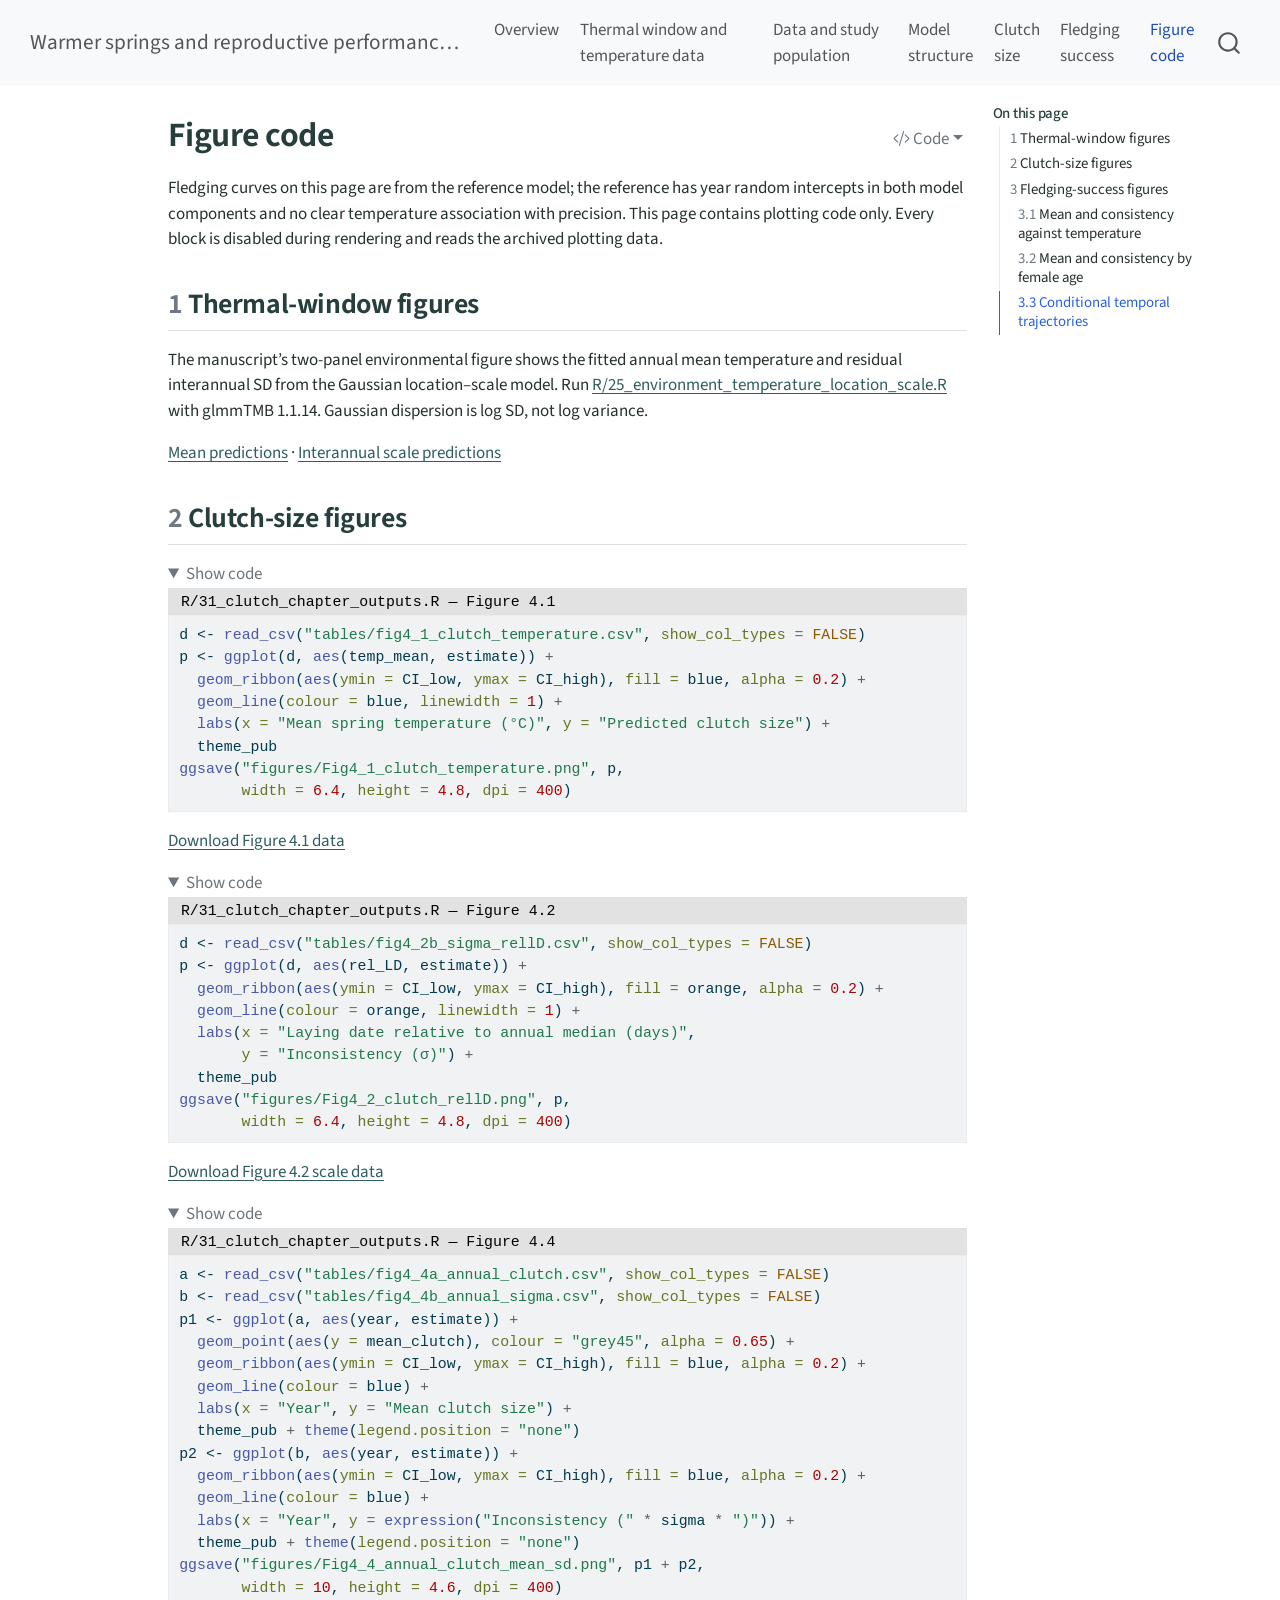
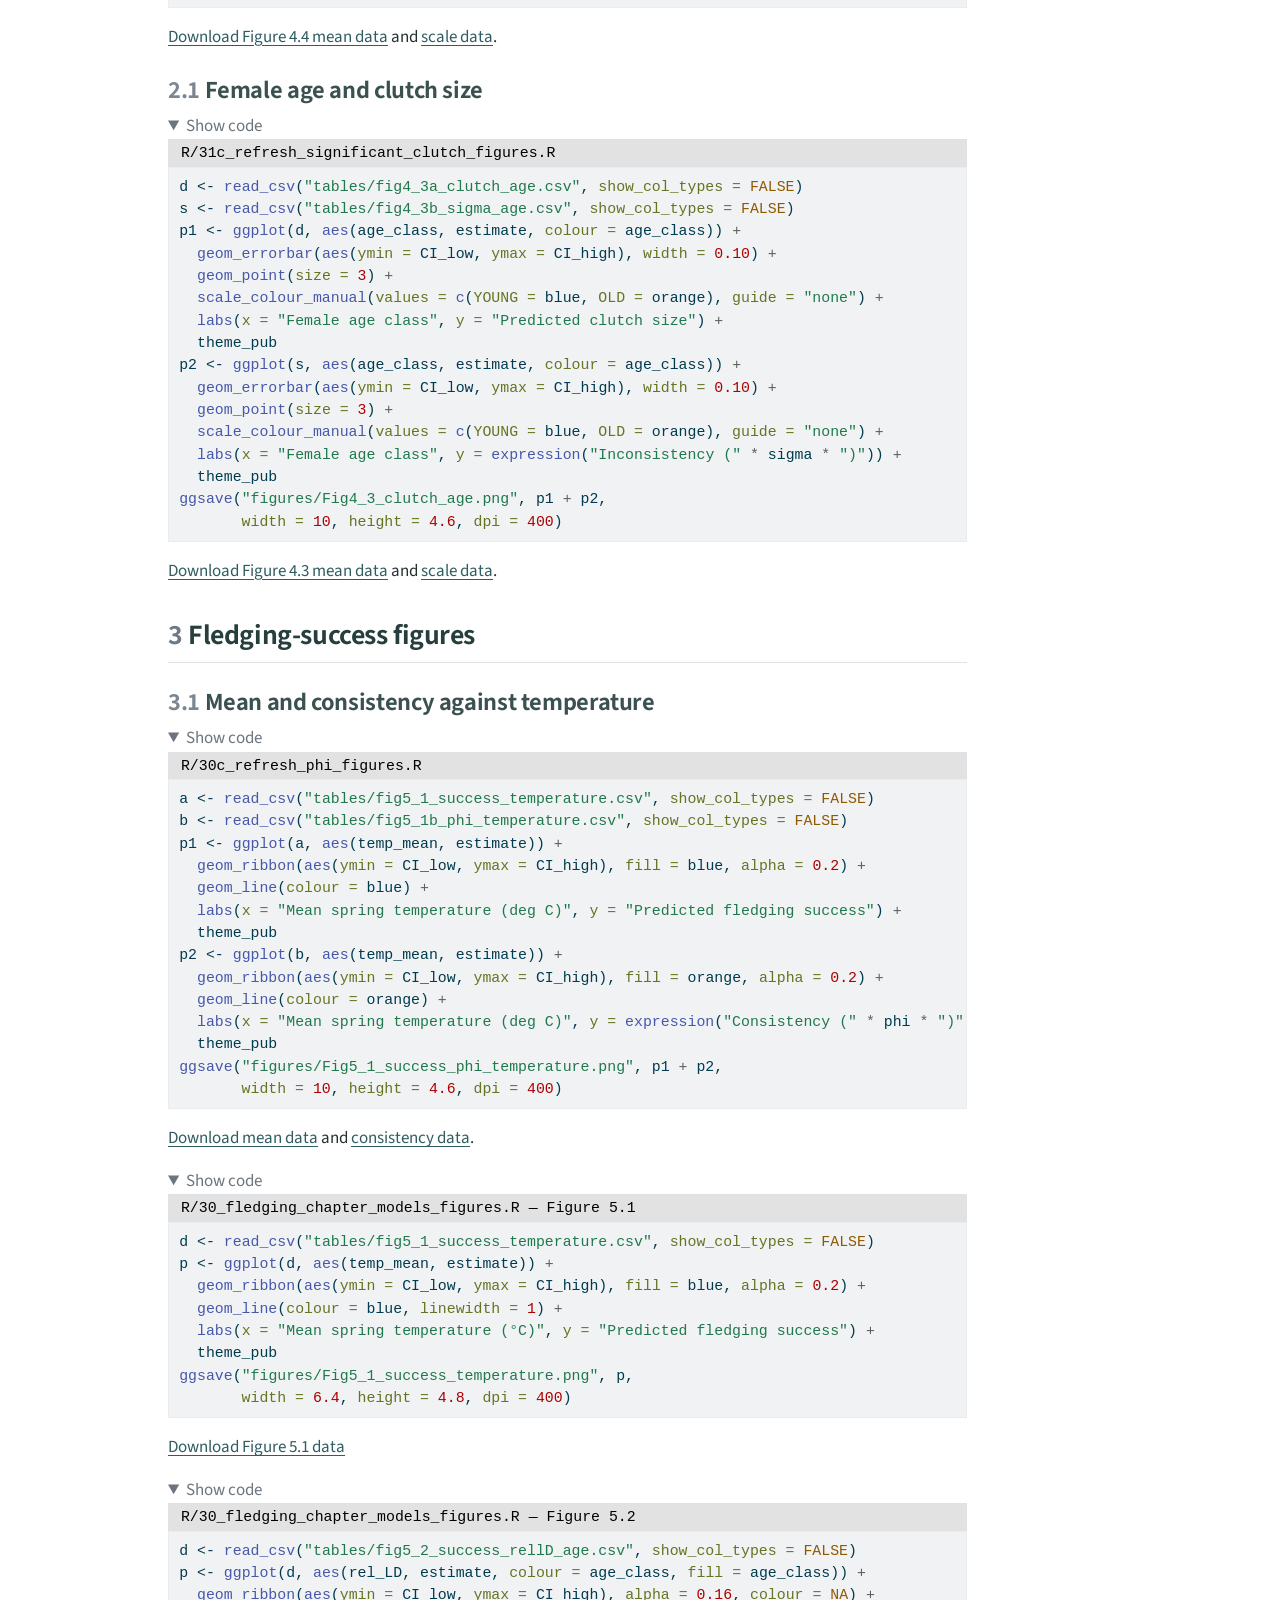
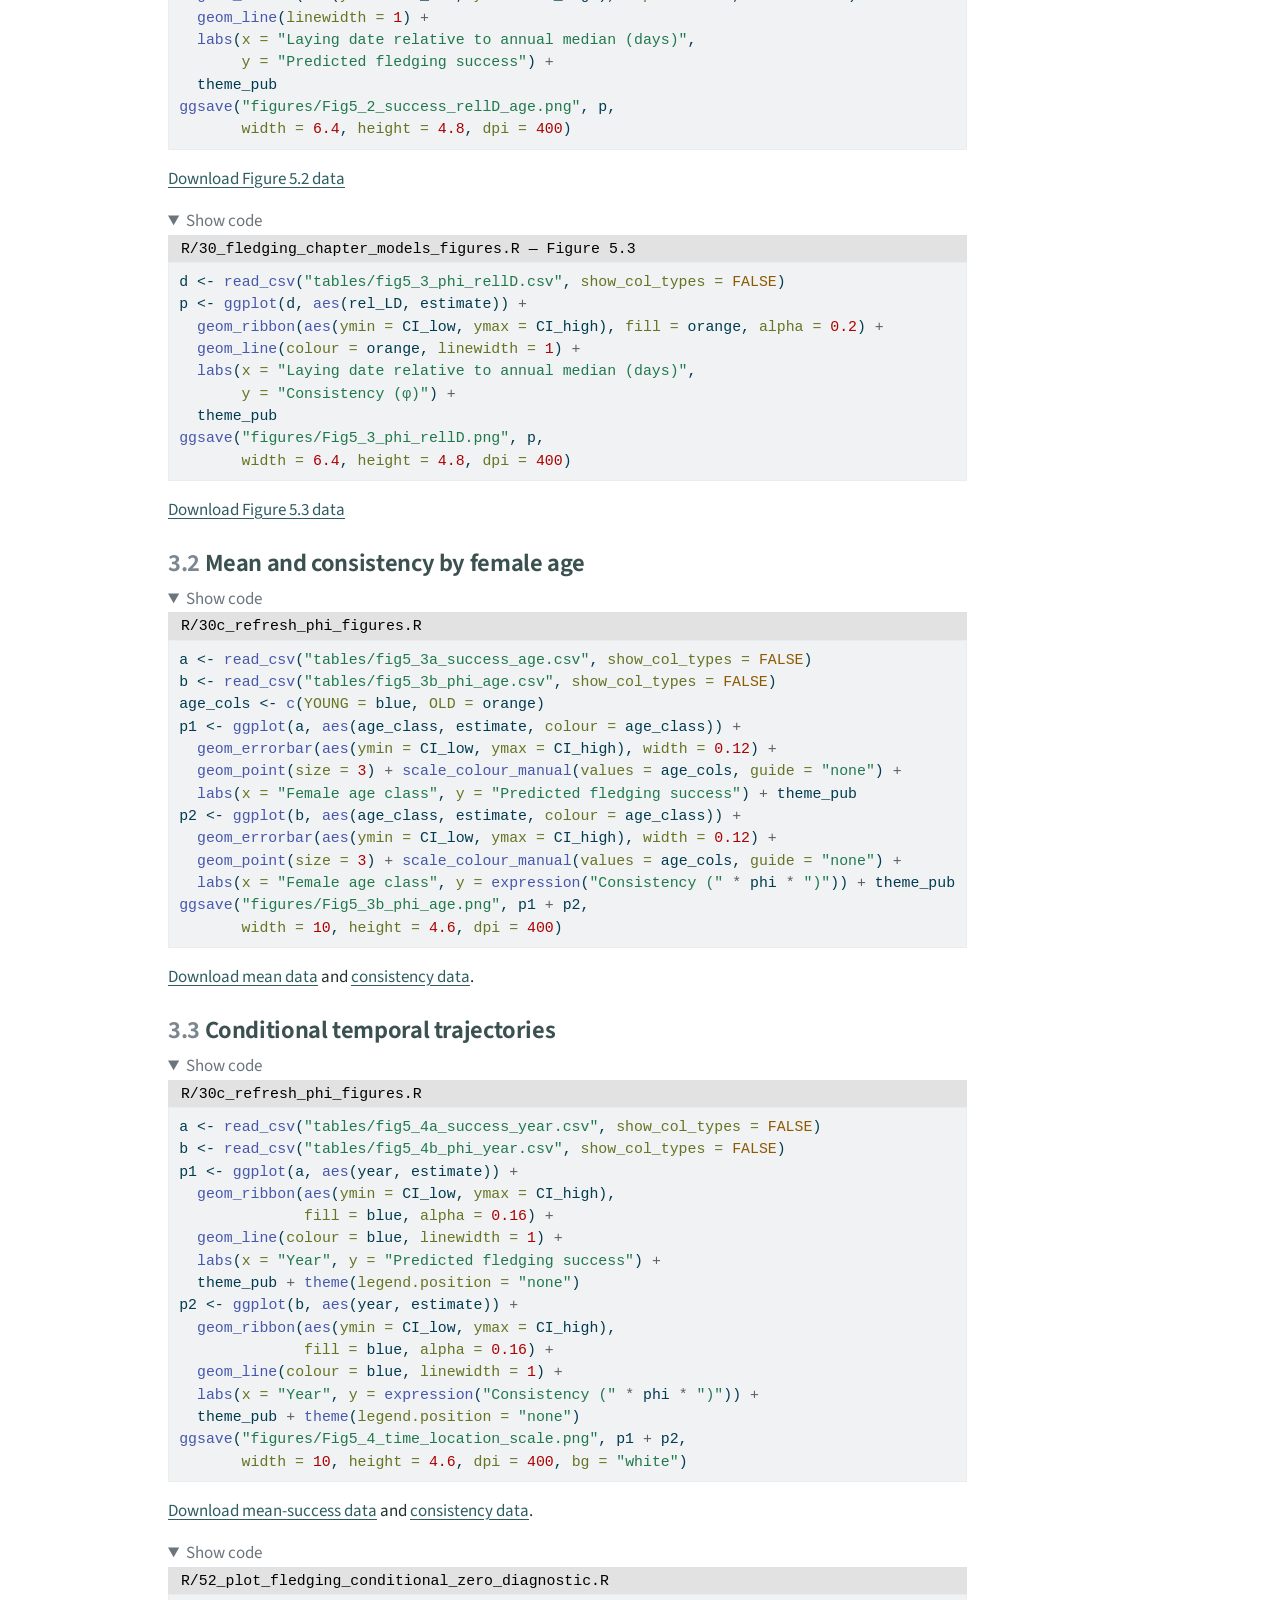
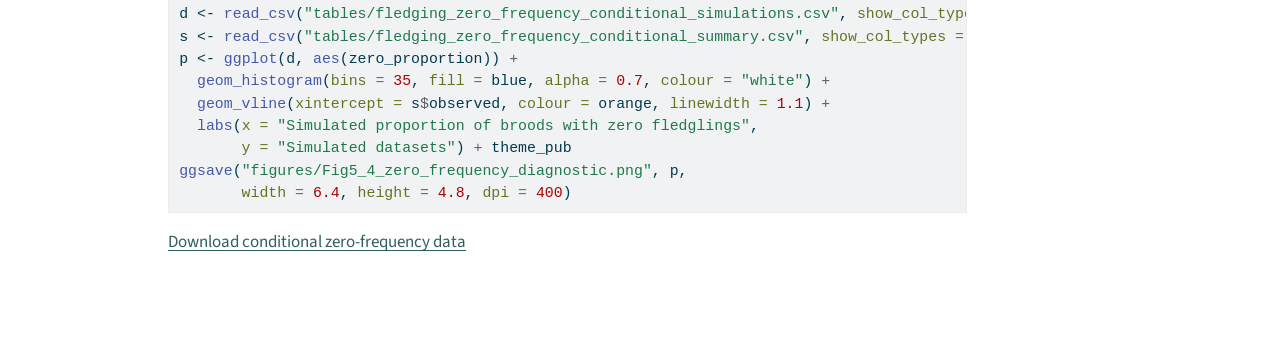
<file: docs/figure_code.html>
<!DOCTYPE html>
<html xmlns="http://www.w3.org/1999/xhtml" lang="en" xml:lang="en"><head>

<meta charset="utf-8">
<meta name="generator" content="quarto-1.10.19">

<meta name="viewport" content="width=device-width, initial-scale=1.0, user-scalable=yes">


<title>Figure code – Warmer springs and reproductive performance in the collared flycatcher</title>
<style>
/* Default styles provided by pandoc.
** See https://pandoc.org/MANUAL.html#variables-for-html for config info.
*/
span.smallcaps{font-variant: small-caps;}
div.columns{display: flex; gap: 1.5em;}
div.column{flex: auto;}
@media screen {
div.columns{gap: min(4vw, 1.5em);}
div.column{overflow-x: auto;}
}
div.hanging-indent{margin-left: 1.5em; text-indent: -1.5em;}
ul.task-list{list-style: none;}
ul.task-list li input[type="checkbox"] {
  width: 0.8em;
  margin: 0 0.8em 0.2em -1em; /* quarto-specific, see https://github.com/quarto-dev/quarto-cli/issues/4556 */ 
  vertical-align: middle;
}
/* CSS for syntax highlighting */
html { -webkit-text-size-adjust: 100%; }
pre > code.sourceCode { white-space: pre; position: relative; }
pre > code.sourceCode > span { display: inline-block; line-height: 1.25; }
pre > code.sourceCode > span:empty { height: 1.2em; }
.sourceCode { overflow: visible; }
code.sourceCode > span { color: inherit; text-decoration: inherit; }
div.sourceCode { margin: 1em 0; }
pre.sourceCode { margin: 0; }
@media screen {
div.sourceCode { overflow: auto; }
}
@media print {
pre > code.sourceCode { white-space: pre-wrap; }
pre > code.sourceCode > span { text-indent: -5em; padding-left: 5em; }
}
pre.numberSource code
  { counter-reset: source-line 0; }
pre.numberSource code > span
  { position: relative; left: -4em; counter-increment: source-line; }
pre.numberSource code > span > a:first-child::before
  { content: counter(source-line);
    position: relative; left: -1em; text-align: right; vertical-align: baseline;
    border: none; display: inline-block;
    -webkit-touch-callout: none; -webkit-user-select: none;
    -khtml-user-select: none; -moz-user-select: none;
    -ms-user-select: none; user-select: none;
    padding: 0 4px; width: 4em;
  }
pre.numberSource { margin-left: 3em;  padding-left: 4px; }
div.sourceCode
  {   }
@media screen {
pre > code.sourceCode > span > a:first-child::before { text-decoration: underline; }
}
</style>


<script src="site_libs/quarto-nav/quarto-nav.js"></script>
<script src="site_libs/quarto-nav/headroom.min.js"></script>
<script src="site_libs/clipboard/clipboard.min.js"></script>
<script src="site_libs/quarto-search/autocomplete.umd.js"></script>
<script src="site_libs/quarto-search/fuse.min.js"></script>
<script src="site_libs/quarto-search/quarto-search.js"></script>
<meta name="quarto:offset" content="./">
<script src="site_libs/quarto-html/quarto.js" type="module"></script>
<script src="site_libs/quarto-html/tabsets/tabsets.js" type="module"></script>
<script src="site_libs/quarto-html/popper.min.js"></script>
<script src="site_libs/quarto-html/tippy.umd.min.js"></script>
<script src="site_libs/quarto-html/anchor.min.js"></script>
<link href="site_libs/quarto-html/tippy.css" rel="stylesheet">
<link href="site_libs/quarto-html/quarto-syntax-highlighting-bf27225e3a48a9273f3daa8f8e829971.css" rel="stylesheet" id="quarto-text-highlighting-styles">
<script src="site_libs/bootstrap/bootstrap.min.js"></script>
<link href="site_libs/bootstrap/bootstrap-icons.css" rel="stylesheet">
<link href="site_libs/bootstrap/bootstrap-172ba59bd5e0b52282274ba0c0cc16fc.min.css" rel="stylesheet" append-hash="true" id="quarto-bootstrap" data-mode="light">
<script id="quarto-search-options" type="application/json">{
  "location": "navbar",
  "copy-button": false,
  "collapse-after": 3,
  "panel-placement": "end",
  "type": "overlay",
  "limit": 50,
  "keyboard-shortcut": [
    "f",
    "/",
    "s"
  ],
  "show-item-context": false,
  "language": {
    "search-no-results-text": "No results",
    "search-matching-documents-text": "matching documents",
    "search-copy-link-title": "Copy link to search",
    "search-hide-matches-text": "Hide additional matches",
    "search-more-match-text": "more match in this document",
    "search-more-matches-text": "more matches in this document",
    "search-clear-button-title": "Clear",
    "search-text-placeholder": "",
    "search-detached-cancel-button-title": "Cancel",
    "search-submit-button-title": "Submit",
    "search-label": "Search"
  }
}</script>


<link rel="stylesheet" href="styles.css">
</head>

<body class="nav-fixed quarto-light">

<div id="quarto-search-results"></div>
  <header id="quarto-header" class="headroom fixed-top">
    <nav class="navbar navbar-expand-lg " data-bs-theme="dark">
      <div class="navbar-container container-fluid">
      <div class="navbar-brand-container mx-auto">
    <a class="navbar-brand" href="./index.html">
    <span class="navbar-title">Warmer springs and reproductive performance in the collared flycatcher</span>
    </a>
  </div>
            <div id="quarto-search" class="" title="Search"></div>
          <button class="navbar-toggler" type="button" data-bs-toggle="collapse" data-bs-target="#navbarCollapse" aria-controls="navbarCollapse" role="menu" aria-expanded="false" aria-label="Toggle navigation" onclick="if (window.quartoToggleHeadroom) { window.quartoToggleHeadroom(); }">
  <span class="navbar-toggler-icon"></span>
</button>
          <div class="collapse navbar-collapse" id="navbarCollapse">
            <ul class="navbar-nav navbar-nav-scroll me-auto">
  <li class="nav-item">
    <a class="nav-link" href="./index.html"> 
<span class="menu-text">Overview</span></a>
  </li>  
  <li class="nav-item">
    <a class="nav-link" href="./climate_window.html"> 
<span class="menu-text">Thermal window and temperature data</span></a>
  </li>  
  <li class="nav-item">
    <a class="nav-link" href="./data_preparation.html"> 
<span class="menu-text">Data and study population</span></a>
  </li>  
  <li class="nav-item">
    <a class="nav-link" href="./model_structure.html"> 
<span class="menu-text">Model structure</span></a>
  </li>  
  <li class="nav-item">
    <a class="nav-link" href="./clutch_size.html"> 
<span class="menu-text">Clutch size</span></a>
  </li>  
  <li class="nav-item">
    <a class="nav-link" href="./fledging_success.html"> 
<span class="menu-text">Fledging success</span></a>
  </li>  
  <li class="nav-item">
    <a class="nav-link active" href="./figure_code.html" aria-current="page"> 
<span class="menu-text">Figure code</span></a>
  </li>  
</ul>
          </div> <!-- /navcollapse -->
            <div class="quarto-navbar-tools">
</div>
      </div> <!-- /container-fluid -->
    </nav>
</header>
<!-- content -->
<div id="quarto-content" class="quarto-container page-columns page-rows-contents page-layout-article page-navbar">
<!-- sidebar -->
<!-- margin-sidebar -->
    <div id="quarto-margin-sidebar" class="sidebar margin-sidebar">
        <nav id="TOC" role="doc-toc" class="toc-active">
    <h2 id="toc-title">On this page</h2>
   
  <ul>
  <li><a href="#thermal-window-figures" id="toc-thermal-window-figures" class="nav-link active" data-scroll-target="#thermal-window-figures"><span class="header-section-number">1</span> Thermal-window figures</a></li>
  <li><a href="#clutch-size-figures" id="toc-clutch-size-figures" class="nav-link" data-scroll-target="#clutch-size-figures"><span class="header-section-number">2</span> Clutch-size figures</a>
  <ul class="collapse">
  <li><a href="#female-age-and-clutch-size" id="toc-female-age-and-clutch-size" class="nav-link" data-scroll-target="#female-age-and-clutch-size"><span class="header-section-number">2.1</span> Female age and clutch size</a></li>
  </ul></li>
  <li><a href="#fledging-success-figures" id="toc-fledging-success-figures" class="nav-link" data-scroll-target="#fledging-success-figures"><span class="header-section-number">3</span> Fledging-success figures</a>
  <ul class="collapse">
  <li><a href="#mean-and-consistency-against-temperature" id="toc-mean-and-consistency-against-temperature" class="nav-link" data-scroll-target="#mean-and-consistency-against-temperature"><span class="header-section-number">3.1</span> Mean and consistency against temperature</a></li>
  <li><a href="#mean-and-consistency-by-female-age" id="toc-mean-and-consistency-by-female-age" class="nav-link" data-scroll-target="#mean-and-consistency-by-female-age"><span class="header-section-number">3.2</span> Mean and consistency by female age</a></li>
  <li><a href="#conditional-temporal-trajectories" id="toc-conditional-temporal-trajectories" class="nav-link" data-scroll-target="#conditional-temporal-trajectories"><span class="header-section-number">3.3</span> Conditional temporal trajectories</a></li>
  </ul></li>
  </ul>
</nav>
    </div>
<!-- main -->
<main class="content" id="quarto-document-content">

<header id="title-block-header" class="quarto-title-block default">
<div class="quarto-title">
<div class="quarto-title-block"><div><h1 class="title">Figure code</h1><button type="button" class="btn code-tools-button dropdown-toggle" id="quarto-code-tools-menu" data-bs-toggle="dropdown" aria-expanded="false"><i class="bi"></i> Code</button><ul class="dropdown-menu dropdown-menu-end" aria-labelelledby="quarto-code-tools-menu"><li><a id="quarto-show-all-code" class="dropdown-item" href="javascript:void(0)" role="button">Show All Code</a></li><li><a id="quarto-hide-all-code" class="dropdown-item" href="javascript:void(0)" role="button">Hide All Code</a></li><li><hr class="dropdown-divider"></li><li><a id="quarto-view-source" class="dropdown-item" href="javascript:void(0)" role="button">View Source</a></li></ul></div></div>
</div>



<div class="quarto-title-meta">

    
  
    
  </div>
  


</header>


<p>Fledging curves on this page are from the reference model; the reference has year random intercepts in both model components and no clear temperature association with precision. This page contains plotting code only. Every block is disabled during rendering and reads the archived plotting data.</p>
<section id="thermal-window-figures" class="level2" data-number="1">
<h2 data-number="1" class="anchored" data-anchor-id="thermal-window-figures"><span class="header-section-number">1</span> Thermal-window figures</h2>
<p>The manuscript’s two-panel environmental figure shows the fitted annual mean temperature and residual interannual SD from the Gaussian location–scale model. Run <a href="R/25_environment_temperature_location_scale.R">R/25_environment_temperature_location_scale.R</a> with glmmTMB 1.1.14. Gaussian dispersion is log SD, not log variance.</p>
<p><a href="tables/environment_temperature_time_predictions.csv">Mean predictions</a> · <a href="tables/environment_temperature_scale_predictions.csv">Interannual scale predictions</a></p>
</section>
<section id="clutch-size-figures" class="level2" data-number="2">
<h2 data-number="2" class="anchored" data-anchor-id="clutch-size-figures"><span class="header-section-number">2</span> Clutch-size figures</h2>
<div class="cell">
<div class="code-with-filename">
<details open="" class="code-fold">
<summary>Show code</summary>
<div class="code-with-filename-file">
<pre><strong>R/31_clutch_chapter_outputs.R — Figure 4.1</strong></pre>
</div>
<div class="code-copy-outer-scaffold"><div class="sourceCode cell-code" id="cb1"><pre class="sourceCode r code-with-copy"><code class="sourceCode r"><span id="cb1-1"><a href="#cb1-1" aria-hidden="true" tabindex="-1"></a>d <span class="ot">&lt;-</span> <span class="fu">read_csv</span>(<span class="st">"tables/fig4_1_clutch_temperature.csv"</span>, <span class="at">show_col_types =</span> <span class="cn">FALSE</span>)</span>
<span id="cb1-2"><a href="#cb1-2" aria-hidden="true" tabindex="-1"></a>p <span class="ot">&lt;-</span> <span class="fu">ggplot</span>(d, <span class="fu">aes</span>(temp_mean, estimate)) <span class="sc">+</span></span>
<span id="cb1-3"><a href="#cb1-3" aria-hidden="true" tabindex="-1"></a>  <span class="fu">geom_ribbon</span>(<span class="fu">aes</span>(<span class="at">ymin =</span> CI_low, <span class="at">ymax =</span> CI_high), <span class="at">fill =</span> blue, <span class="at">alpha =</span> <span class="fl">0.2</span>) <span class="sc">+</span></span>
<span id="cb1-4"><a href="#cb1-4" aria-hidden="true" tabindex="-1"></a>  <span class="fu">geom_line</span>(<span class="at">colour =</span> blue, <span class="at">linewidth =</span> <span class="dv">1</span>) <span class="sc">+</span></span>
<span id="cb1-5"><a href="#cb1-5" aria-hidden="true" tabindex="-1"></a>  <span class="fu">labs</span>(<span class="at">x =</span> <span class="st">"Mean spring temperature (°C)"</span>, <span class="at">y =</span> <span class="st">"Predicted clutch size"</span>) <span class="sc">+</span></span>
<span id="cb1-6"><a href="#cb1-6" aria-hidden="true" tabindex="-1"></a>  theme_pub</span>
<span id="cb1-7"><a href="#cb1-7" aria-hidden="true" tabindex="-1"></a><span class="fu">ggsave</span>(<span class="st">"figures/Fig4_1_clutch_temperature.png"</span>, p,</span>
<span id="cb1-8"><a href="#cb1-8" aria-hidden="true" tabindex="-1"></a>       <span class="at">width =</span> <span class="fl">6.4</span>, <span class="at">height =</span> <span class="fl">4.8</span>, <span class="at">dpi =</span> <span class="dv">400</span>)</span></code></pre></div><button title="Copy to Clipboard" class="code-copy-button"><i class="bi"></i></button></div>
</details>
</div>
</div>
<p><a href="tables/fig4_1_clutch_temperature.csv" download="fig4_1_clutch_temperature.csv">Download Figure 4.1 data</a></p>
<div class="cell">
<div class="code-with-filename">
<details open="" class="code-fold">
<summary>Show code</summary>
<div class="code-with-filename-file">
<pre><strong>R/31_clutch_chapter_outputs.R — Figure 4.2</strong></pre>
</div>
<div class="code-copy-outer-scaffold"><div class="sourceCode cell-code" id="cb2"><pre class="sourceCode r code-with-copy"><code class="sourceCode r"><span id="cb2-1"><a href="#cb2-1" aria-hidden="true" tabindex="-1"></a>d <span class="ot">&lt;-</span> <span class="fu">read_csv</span>(<span class="st">"tables/fig4_2b_sigma_rellD.csv"</span>, <span class="at">show_col_types =</span> <span class="cn">FALSE</span>)</span>
<span id="cb2-2"><a href="#cb2-2" aria-hidden="true" tabindex="-1"></a>p <span class="ot">&lt;-</span> <span class="fu">ggplot</span>(d, <span class="fu">aes</span>(rel_LD, estimate)) <span class="sc">+</span></span>
<span id="cb2-3"><a href="#cb2-3" aria-hidden="true" tabindex="-1"></a>  <span class="fu">geom_ribbon</span>(<span class="fu">aes</span>(<span class="at">ymin =</span> CI_low, <span class="at">ymax =</span> CI_high), <span class="at">fill =</span> orange, <span class="at">alpha =</span> <span class="fl">0.2</span>) <span class="sc">+</span></span>
<span id="cb2-4"><a href="#cb2-4" aria-hidden="true" tabindex="-1"></a>  <span class="fu">geom_line</span>(<span class="at">colour =</span> orange, <span class="at">linewidth =</span> <span class="dv">1</span>) <span class="sc">+</span></span>
<span id="cb2-5"><a href="#cb2-5" aria-hidden="true" tabindex="-1"></a>  <span class="fu">labs</span>(<span class="at">x =</span> <span class="st">"Laying date relative to annual median (days)"</span>,</span>
<span id="cb2-6"><a href="#cb2-6" aria-hidden="true" tabindex="-1"></a>       <span class="at">y =</span> <span class="st">"Inconsistency (σ)"</span>) <span class="sc">+</span></span>
<span id="cb2-7"><a href="#cb2-7" aria-hidden="true" tabindex="-1"></a>  theme_pub</span>
<span id="cb2-8"><a href="#cb2-8" aria-hidden="true" tabindex="-1"></a><span class="fu">ggsave</span>(<span class="st">"figures/Fig4_2_clutch_rellD.png"</span>, p,</span>
<span id="cb2-9"><a href="#cb2-9" aria-hidden="true" tabindex="-1"></a>       <span class="at">width =</span> <span class="fl">6.4</span>, <span class="at">height =</span> <span class="fl">4.8</span>, <span class="at">dpi =</span> <span class="dv">400</span>)</span></code></pre></div><button title="Copy to Clipboard" class="code-copy-button"><i class="bi"></i></button></div>
</details>
</div>
</div>
<p><a href="tables/fig4_2b_sigma_rellD.csv" download="fig4_2b_sigma_rellD.csv">Download Figure 4.2 scale data</a></p>
<div class="cell">
<div class="code-with-filename">
<details open="" class="code-fold">
<summary>Show code</summary>
<div class="code-with-filename-file">
<pre><strong>R/31_clutch_chapter_outputs.R — Figure 4.4</strong></pre>
</div>
<div class="code-copy-outer-scaffold"><div class="sourceCode cell-code" id="cb3"><pre class="sourceCode r code-with-copy"><code class="sourceCode r"><span id="cb3-1"><a href="#cb3-1" aria-hidden="true" tabindex="-1"></a>a <span class="ot">&lt;-</span> <span class="fu">read_csv</span>(<span class="st">"tables/fig4_4a_annual_clutch.csv"</span>, <span class="at">show_col_types =</span> <span class="cn">FALSE</span>)</span>
<span id="cb3-2"><a href="#cb3-2" aria-hidden="true" tabindex="-1"></a>b <span class="ot">&lt;-</span> <span class="fu">read_csv</span>(<span class="st">"tables/fig4_4b_annual_sigma.csv"</span>, <span class="at">show_col_types =</span> <span class="cn">FALSE</span>)</span>
<span id="cb3-3"><a href="#cb3-3" aria-hidden="true" tabindex="-1"></a>p1 <span class="ot">&lt;-</span> <span class="fu">ggplot</span>(a, <span class="fu">aes</span>(year, estimate)) <span class="sc">+</span></span>
<span id="cb3-4"><a href="#cb3-4" aria-hidden="true" tabindex="-1"></a>  <span class="fu">geom_point</span>(<span class="fu">aes</span>(<span class="at">y =</span> mean_clutch), <span class="at">colour =</span> <span class="st">"grey45"</span>, <span class="at">alpha =</span> <span class="fl">0.65</span>) <span class="sc">+</span></span>
<span id="cb3-5"><a href="#cb3-5" aria-hidden="true" tabindex="-1"></a>  <span class="fu">geom_ribbon</span>(<span class="fu">aes</span>(<span class="at">ymin =</span> CI_low, <span class="at">ymax =</span> CI_high), <span class="at">fill =</span> blue, <span class="at">alpha =</span> <span class="fl">0.2</span>) <span class="sc">+</span></span>
<span id="cb3-6"><a href="#cb3-6" aria-hidden="true" tabindex="-1"></a>  <span class="fu">geom_line</span>(<span class="at">colour =</span> blue) <span class="sc">+</span></span>
<span id="cb3-7"><a href="#cb3-7" aria-hidden="true" tabindex="-1"></a>  <span class="fu">labs</span>(<span class="at">x =</span> <span class="st">"Year"</span>, <span class="at">y =</span> <span class="st">"Mean clutch size"</span>) <span class="sc">+</span></span>
<span id="cb3-8"><a href="#cb3-8" aria-hidden="true" tabindex="-1"></a>  theme_pub <span class="sc">+</span> <span class="fu">theme</span>(<span class="at">legend.position =</span> <span class="st">"none"</span>)</span>
<span id="cb3-9"><a href="#cb3-9" aria-hidden="true" tabindex="-1"></a>p2 <span class="ot">&lt;-</span> <span class="fu">ggplot</span>(b, <span class="fu">aes</span>(year, estimate)) <span class="sc">+</span></span>
<span id="cb3-10"><a href="#cb3-10" aria-hidden="true" tabindex="-1"></a>  <span class="fu">geom_ribbon</span>(<span class="fu">aes</span>(<span class="at">ymin =</span> CI_low, <span class="at">ymax =</span> CI_high), <span class="at">fill =</span> blue, <span class="at">alpha =</span> <span class="fl">0.2</span>) <span class="sc">+</span></span>
<span id="cb3-11"><a href="#cb3-11" aria-hidden="true" tabindex="-1"></a>  <span class="fu">geom_line</span>(<span class="at">colour =</span> blue) <span class="sc">+</span></span>
<span id="cb3-12"><a href="#cb3-12" aria-hidden="true" tabindex="-1"></a>  <span class="fu">labs</span>(<span class="at">x =</span> <span class="st">"Year"</span>, <span class="at">y =</span> <span class="fu">expression</span>(<span class="st">"Inconsistency ("</span> <span class="sc">*</span> sigma <span class="sc">*</span> <span class="st">")"</span>)) <span class="sc">+</span></span>
<span id="cb3-13"><a href="#cb3-13" aria-hidden="true" tabindex="-1"></a>  theme_pub <span class="sc">+</span> <span class="fu">theme</span>(<span class="at">legend.position =</span> <span class="st">"none"</span>)</span>
<span id="cb3-14"><a href="#cb3-14" aria-hidden="true" tabindex="-1"></a><span class="fu">ggsave</span>(<span class="st">"figures/Fig4_4_annual_clutch_mean_sd.png"</span>, p1 <span class="sc">+</span> p2,</span>
<span id="cb3-15"><a href="#cb3-15" aria-hidden="true" tabindex="-1"></a>       <span class="at">width =</span> <span class="dv">10</span>, <span class="at">height =</span> <span class="fl">4.6</span>, <span class="at">dpi =</span> <span class="dv">400</span>)</span></code></pre></div><button title="Copy to Clipboard" class="code-copy-button"><i class="bi"></i></button></div>
</details>
</div>
</div>
<p><a href="tables/fig4_4a_annual_clutch.csv" download="fig4_4a_annual_clutch.csv">Download Figure 4.4 mean data</a> and <a href="tables/fig4_4b_annual_sigma.csv" download="fig4_4b_annual_sigma.csv">scale data</a>.</p>
<section id="female-age-and-clutch-size" class="level3" data-number="2.1">
<h3 data-number="2.1" class="anchored" data-anchor-id="female-age-and-clutch-size"><span class="header-section-number">2.1</span> Female age and clutch size</h3>
<div class="cell">
<div class="code-with-filename">
<details open="" class="code-fold">
<summary>Show code</summary>
<div class="code-with-filename-file">
<pre><strong>R/31c_refresh_significant_clutch_figures.R</strong></pre>
</div>
<div class="code-copy-outer-scaffold"><div class="sourceCode cell-code" id="cb4"><pre class="sourceCode r code-with-copy"><code class="sourceCode r"><span id="cb4-1"><a href="#cb4-1" aria-hidden="true" tabindex="-1"></a>d <span class="ot">&lt;-</span> <span class="fu">read_csv</span>(<span class="st">"tables/fig4_3a_clutch_age.csv"</span>, <span class="at">show_col_types =</span> <span class="cn">FALSE</span>)</span>
<span id="cb4-2"><a href="#cb4-2" aria-hidden="true" tabindex="-1"></a>s <span class="ot">&lt;-</span> <span class="fu">read_csv</span>(<span class="st">"tables/fig4_3b_sigma_age.csv"</span>, <span class="at">show_col_types =</span> <span class="cn">FALSE</span>)</span>
<span id="cb4-3"><a href="#cb4-3" aria-hidden="true" tabindex="-1"></a>p1 <span class="ot">&lt;-</span> <span class="fu">ggplot</span>(d, <span class="fu">aes</span>(age_class, estimate, <span class="at">colour =</span> age_class)) <span class="sc">+</span></span>
<span id="cb4-4"><a href="#cb4-4" aria-hidden="true" tabindex="-1"></a>  <span class="fu">geom_errorbar</span>(<span class="fu">aes</span>(<span class="at">ymin =</span> CI_low, <span class="at">ymax =</span> CI_high), <span class="at">width =</span> <span class="fl">0.10</span>) <span class="sc">+</span></span>
<span id="cb4-5"><a href="#cb4-5" aria-hidden="true" tabindex="-1"></a>  <span class="fu">geom_point</span>(<span class="at">size =</span> <span class="dv">3</span>) <span class="sc">+</span></span>
<span id="cb4-6"><a href="#cb4-6" aria-hidden="true" tabindex="-1"></a>  <span class="fu">scale_colour_manual</span>(<span class="at">values =</span> <span class="fu">c</span>(<span class="at">YOUNG =</span> blue, <span class="at">OLD =</span> orange), <span class="at">guide =</span> <span class="st">"none"</span>) <span class="sc">+</span></span>
<span id="cb4-7"><a href="#cb4-7" aria-hidden="true" tabindex="-1"></a>  <span class="fu">labs</span>(<span class="at">x =</span> <span class="st">"Female age class"</span>, <span class="at">y =</span> <span class="st">"Predicted clutch size"</span>) <span class="sc">+</span></span>
<span id="cb4-8"><a href="#cb4-8" aria-hidden="true" tabindex="-1"></a>  theme_pub</span>
<span id="cb4-9"><a href="#cb4-9" aria-hidden="true" tabindex="-1"></a>p2 <span class="ot">&lt;-</span> <span class="fu">ggplot</span>(s, <span class="fu">aes</span>(age_class, estimate, <span class="at">colour =</span> age_class)) <span class="sc">+</span></span>
<span id="cb4-10"><a href="#cb4-10" aria-hidden="true" tabindex="-1"></a>  <span class="fu">geom_errorbar</span>(<span class="fu">aes</span>(<span class="at">ymin =</span> CI_low, <span class="at">ymax =</span> CI_high), <span class="at">width =</span> <span class="fl">0.10</span>) <span class="sc">+</span></span>
<span id="cb4-11"><a href="#cb4-11" aria-hidden="true" tabindex="-1"></a>  <span class="fu">geom_point</span>(<span class="at">size =</span> <span class="dv">3</span>) <span class="sc">+</span></span>
<span id="cb4-12"><a href="#cb4-12" aria-hidden="true" tabindex="-1"></a>  <span class="fu">scale_colour_manual</span>(<span class="at">values =</span> <span class="fu">c</span>(<span class="at">YOUNG =</span> blue, <span class="at">OLD =</span> orange), <span class="at">guide =</span> <span class="st">"none"</span>) <span class="sc">+</span></span>
<span id="cb4-13"><a href="#cb4-13" aria-hidden="true" tabindex="-1"></a>  <span class="fu">labs</span>(<span class="at">x =</span> <span class="st">"Female age class"</span>, <span class="at">y =</span> <span class="fu">expression</span>(<span class="st">"Inconsistency ("</span> <span class="sc">*</span> sigma <span class="sc">*</span> <span class="st">")"</span>)) <span class="sc">+</span></span>
<span id="cb4-14"><a href="#cb4-14" aria-hidden="true" tabindex="-1"></a>  theme_pub</span>
<span id="cb4-15"><a href="#cb4-15" aria-hidden="true" tabindex="-1"></a><span class="fu">ggsave</span>(<span class="st">"figures/Fig4_3_clutch_age.png"</span>, p1 <span class="sc">+</span> p2,</span>
<span id="cb4-16"><a href="#cb4-16" aria-hidden="true" tabindex="-1"></a>       <span class="at">width =</span> <span class="dv">10</span>, <span class="at">height =</span> <span class="fl">4.6</span>, <span class="at">dpi =</span> <span class="dv">400</span>)</span></code></pre></div><button title="Copy to Clipboard" class="code-copy-button"><i class="bi"></i></button></div>
</details>
</div>
</div>
<p><a href="tables/fig4_3a_clutch_age.csv" download="fig4_3a_clutch_age.csv">Download Figure 4.3 mean data</a> and <a href="tables/fig4_3b_sigma_age.csv" download="fig4_3b_sigma_age.csv">scale data</a>.</p>
</section>
</section>
<section id="fledging-success-figures" class="level2" data-number="3">
<h2 data-number="3" class="anchored" data-anchor-id="fledging-success-figures"><span class="header-section-number">3</span> Fledging-success figures</h2>
<section id="mean-and-consistency-against-temperature" class="level3" data-number="3.1">
<h3 data-number="3.1" class="anchored" data-anchor-id="mean-and-consistency-against-temperature"><span class="header-section-number">3.1</span> Mean and consistency against temperature</h3>
<div class="cell">
<div class="code-with-filename">
<details open="" class="code-fold">
<summary>Show code</summary>
<div class="code-with-filename-file">
<pre><strong>R/30c_refresh_phi_figures.R</strong></pre>
</div>
<div class="code-copy-outer-scaffold"><div class="sourceCode cell-code" id="cb5"><pre class="sourceCode r code-with-copy"><code class="sourceCode r"><span id="cb5-1"><a href="#cb5-1" aria-hidden="true" tabindex="-1"></a>a <span class="ot">&lt;-</span> <span class="fu">read_csv</span>(<span class="st">"tables/fig5_1_success_temperature.csv"</span>, <span class="at">show_col_types =</span> <span class="cn">FALSE</span>)</span>
<span id="cb5-2"><a href="#cb5-2" aria-hidden="true" tabindex="-1"></a>b <span class="ot">&lt;-</span> <span class="fu">read_csv</span>(<span class="st">"tables/fig5_1b_phi_temperature.csv"</span>, <span class="at">show_col_types =</span> <span class="cn">FALSE</span>)</span>
<span id="cb5-3"><a href="#cb5-3" aria-hidden="true" tabindex="-1"></a>p1 <span class="ot">&lt;-</span> <span class="fu">ggplot</span>(a, <span class="fu">aes</span>(temp_mean, estimate)) <span class="sc">+</span></span>
<span id="cb5-4"><a href="#cb5-4" aria-hidden="true" tabindex="-1"></a>  <span class="fu">geom_ribbon</span>(<span class="fu">aes</span>(<span class="at">ymin =</span> CI_low, <span class="at">ymax =</span> CI_high), <span class="at">fill =</span> blue, <span class="at">alpha =</span> <span class="fl">0.2</span>) <span class="sc">+</span></span>
<span id="cb5-5"><a href="#cb5-5" aria-hidden="true" tabindex="-1"></a>  <span class="fu">geom_line</span>(<span class="at">colour =</span> blue) <span class="sc">+</span></span>
<span id="cb5-6"><a href="#cb5-6" aria-hidden="true" tabindex="-1"></a>  <span class="fu">labs</span>(<span class="at">x =</span> <span class="st">"Mean spring temperature (deg C)"</span>, <span class="at">y =</span> <span class="st">"Predicted fledging success"</span>) <span class="sc">+</span></span>
<span id="cb5-7"><a href="#cb5-7" aria-hidden="true" tabindex="-1"></a>  theme_pub</span>
<span id="cb5-8"><a href="#cb5-8" aria-hidden="true" tabindex="-1"></a>p2 <span class="ot">&lt;-</span> <span class="fu">ggplot</span>(b, <span class="fu">aes</span>(temp_mean, estimate)) <span class="sc">+</span></span>
<span id="cb5-9"><a href="#cb5-9" aria-hidden="true" tabindex="-1"></a>  <span class="fu">geom_ribbon</span>(<span class="fu">aes</span>(<span class="at">ymin =</span> CI_low, <span class="at">ymax =</span> CI_high), <span class="at">fill =</span> orange, <span class="at">alpha =</span> <span class="fl">0.2</span>) <span class="sc">+</span></span>
<span id="cb5-10"><a href="#cb5-10" aria-hidden="true" tabindex="-1"></a>  <span class="fu">geom_line</span>(<span class="at">colour =</span> orange) <span class="sc">+</span></span>
<span id="cb5-11"><a href="#cb5-11" aria-hidden="true" tabindex="-1"></a>  <span class="fu">labs</span>(<span class="at">x =</span> <span class="st">"Mean spring temperature (deg C)"</span>, <span class="at">y =</span> <span class="fu">expression</span>(<span class="st">"Consistency ("</span> <span class="sc">*</span> phi <span class="sc">*</span> <span class="st">")"</span>)) <span class="sc">+</span></span>
<span id="cb5-12"><a href="#cb5-12" aria-hidden="true" tabindex="-1"></a>  theme_pub</span>
<span id="cb5-13"><a href="#cb5-13" aria-hidden="true" tabindex="-1"></a><span class="fu">ggsave</span>(<span class="st">"figures/Fig5_1_success_phi_temperature.png"</span>, p1 <span class="sc">+</span> p2,</span>
<span id="cb5-14"><a href="#cb5-14" aria-hidden="true" tabindex="-1"></a>       <span class="at">width =</span> <span class="dv">10</span>, <span class="at">height =</span> <span class="fl">4.6</span>, <span class="at">dpi =</span> <span class="dv">400</span>)</span></code></pre></div><button title="Copy to Clipboard" class="code-copy-button"><i class="bi"></i></button></div>
</details>
</div>
</div>
<p><a href="tables/fig5_1_success_temperature.csv" download="fig5_1_success_temperature.csv">Download mean data</a> and <a href="tables/fig5_1b_phi_temperature.csv" download="fig5_1b_phi_temperature.csv">consistency data</a>.</p>
<div class="cell">
<div class="code-with-filename">
<details open="" class="code-fold">
<summary>Show code</summary>
<div class="code-with-filename-file">
<pre><strong>R/30_fledging_chapter_models_figures.R — Figure 5.1</strong></pre>
</div>
<div class="code-copy-outer-scaffold"><div class="sourceCode cell-code" id="cb6"><pre class="sourceCode r code-with-copy"><code class="sourceCode r"><span id="cb6-1"><a href="#cb6-1" aria-hidden="true" tabindex="-1"></a>d <span class="ot">&lt;-</span> <span class="fu">read_csv</span>(<span class="st">"tables/fig5_1_success_temperature.csv"</span>, <span class="at">show_col_types =</span> <span class="cn">FALSE</span>)</span>
<span id="cb6-2"><a href="#cb6-2" aria-hidden="true" tabindex="-1"></a>p <span class="ot">&lt;-</span> <span class="fu">ggplot</span>(d, <span class="fu">aes</span>(temp_mean, estimate)) <span class="sc">+</span></span>
<span id="cb6-3"><a href="#cb6-3" aria-hidden="true" tabindex="-1"></a>  <span class="fu">geom_ribbon</span>(<span class="fu">aes</span>(<span class="at">ymin =</span> CI_low, <span class="at">ymax =</span> CI_high), <span class="at">fill =</span> blue, <span class="at">alpha =</span> <span class="fl">0.2</span>) <span class="sc">+</span></span>
<span id="cb6-4"><a href="#cb6-4" aria-hidden="true" tabindex="-1"></a>  <span class="fu">geom_line</span>(<span class="at">colour =</span> blue, <span class="at">linewidth =</span> <span class="dv">1</span>) <span class="sc">+</span></span>
<span id="cb6-5"><a href="#cb6-5" aria-hidden="true" tabindex="-1"></a>  <span class="fu">labs</span>(<span class="at">x =</span> <span class="st">"Mean spring temperature (°C)"</span>, <span class="at">y =</span> <span class="st">"Predicted fledging success"</span>) <span class="sc">+</span></span>
<span id="cb6-6"><a href="#cb6-6" aria-hidden="true" tabindex="-1"></a>  theme_pub</span>
<span id="cb6-7"><a href="#cb6-7" aria-hidden="true" tabindex="-1"></a><span class="fu">ggsave</span>(<span class="st">"figures/Fig5_1_success_temperature.png"</span>, p,</span>
<span id="cb6-8"><a href="#cb6-8" aria-hidden="true" tabindex="-1"></a>       <span class="at">width =</span> <span class="fl">6.4</span>, <span class="at">height =</span> <span class="fl">4.8</span>, <span class="at">dpi =</span> <span class="dv">400</span>)</span></code></pre></div><button title="Copy to Clipboard" class="code-copy-button"><i class="bi"></i></button></div>
</details>
</div>
</div>
<p><a href="tables/fig5_1_success_temperature.csv" download="fig5_1_success_temperature.csv">Download Figure 5.1 data</a></p>
<div class="cell">
<div class="code-with-filename">
<details open="" class="code-fold">
<summary>Show code</summary>
<div class="code-with-filename-file">
<pre><strong>R/30_fledging_chapter_models_figures.R — Figure 5.2</strong></pre>
</div>
<div class="code-copy-outer-scaffold"><div class="sourceCode cell-code" id="cb7"><pre class="sourceCode r code-with-copy"><code class="sourceCode r"><span id="cb7-1"><a href="#cb7-1" aria-hidden="true" tabindex="-1"></a>d <span class="ot">&lt;-</span> <span class="fu">read_csv</span>(<span class="st">"tables/fig5_2_success_rellD_age.csv"</span>, <span class="at">show_col_types =</span> <span class="cn">FALSE</span>)</span>
<span id="cb7-2"><a href="#cb7-2" aria-hidden="true" tabindex="-1"></a>p <span class="ot">&lt;-</span> <span class="fu">ggplot</span>(d, <span class="fu">aes</span>(rel_LD, estimate, <span class="at">colour =</span> age_class, <span class="at">fill =</span> age_class)) <span class="sc">+</span></span>
<span id="cb7-3"><a href="#cb7-3" aria-hidden="true" tabindex="-1"></a>  <span class="fu">geom_ribbon</span>(<span class="fu">aes</span>(<span class="at">ymin =</span> CI_low, <span class="at">ymax =</span> CI_high), <span class="at">alpha =</span> <span class="fl">0.16</span>, <span class="at">colour =</span> <span class="cn">NA</span>) <span class="sc">+</span></span>
<span id="cb7-4"><a href="#cb7-4" aria-hidden="true" tabindex="-1"></a>  <span class="fu">geom_line</span>(<span class="at">linewidth =</span> <span class="dv">1</span>) <span class="sc">+</span></span>
<span id="cb7-5"><a href="#cb7-5" aria-hidden="true" tabindex="-1"></a>  <span class="fu">labs</span>(<span class="at">x =</span> <span class="st">"Laying date relative to annual median (days)"</span>,</span>
<span id="cb7-6"><a href="#cb7-6" aria-hidden="true" tabindex="-1"></a>       <span class="at">y =</span> <span class="st">"Predicted fledging success"</span>) <span class="sc">+</span></span>
<span id="cb7-7"><a href="#cb7-7" aria-hidden="true" tabindex="-1"></a>  theme_pub</span>
<span id="cb7-8"><a href="#cb7-8" aria-hidden="true" tabindex="-1"></a><span class="fu">ggsave</span>(<span class="st">"figures/Fig5_2_success_rellD_age.png"</span>, p,</span>
<span id="cb7-9"><a href="#cb7-9" aria-hidden="true" tabindex="-1"></a>       <span class="at">width =</span> <span class="fl">6.4</span>, <span class="at">height =</span> <span class="fl">4.8</span>, <span class="at">dpi =</span> <span class="dv">400</span>)</span></code></pre></div><button title="Copy to Clipboard" class="code-copy-button"><i class="bi"></i></button></div>
</details>
</div>
</div>
<p><a href="tables/fig5_2_success_rellD_age.csv" download="fig5_2_success_rellD_age.csv">Download Figure 5.2 data</a></p>
<div class="cell">
<div class="code-with-filename">
<details open="" class="code-fold">
<summary>Show code</summary>
<div class="code-with-filename-file">
<pre><strong>R/30_fledging_chapter_models_figures.R — Figure 5.3</strong></pre>
</div>
<div class="code-copy-outer-scaffold"><div class="sourceCode cell-code" id="cb8"><pre class="sourceCode r code-with-copy"><code class="sourceCode r"><span id="cb8-1"><a href="#cb8-1" aria-hidden="true" tabindex="-1"></a>d <span class="ot">&lt;-</span> <span class="fu">read_csv</span>(<span class="st">"tables/fig5_3_phi_rellD.csv"</span>, <span class="at">show_col_types =</span> <span class="cn">FALSE</span>)</span>
<span id="cb8-2"><a href="#cb8-2" aria-hidden="true" tabindex="-1"></a>p <span class="ot">&lt;-</span> <span class="fu">ggplot</span>(d, <span class="fu">aes</span>(rel_LD, estimate)) <span class="sc">+</span></span>
<span id="cb8-3"><a href="#cb8-3" aria-hidden="true" tabindex="-1"></a>  <span class="fu">geom_ribbon</span>(<span class="fu">aes</span>(<span class="at">ymin =</span> CI_low, <span class="at">ymax =</span> CI_high), <span class="at">fill =</span> orange, <span class="at">alpha =</span> <span class="fl">0.2</span>) <span class="sc">+</span></span>
<span id="cb8-4"><a href="#cb8-4" aria-hidden="true" tabindex="-1"></a>  <span class="fu">geom_line</span>(<span class="at">colour =</span> orange, <span class="at">linewidth =</span> <span class="dv">1</span>) <span class="sc">+</span></span>
<span id="cb8-5"><a href="#cb8-5" aria-hidden="true" tabindex="-1"></a>  <span class="fu">labs</span>(<span class="at">x =</span> <span class="st">"Laying date relative to annual median (days)"</span>,</span>
<span id="cb8-6"><a href="#cb8-6" aria-hidden="true" tabindex="-1"></a>       <span class="at">y =</span> <span class="st">"Consistency (φ)"</span>) <span class="sc">+</span></span>
<span id="cb8-7"><a href="#cb8-7" aria-hidden="true" tabindex="-1"></a>  theme_pub</span>
<span id="cb8-8"><a href="#cb8-8" aria-hidden="true" tabindex="-1"></a><span class="fu">ggsave</span>(<span class="st">"figures/Fig5_3_phi_rellD.png"</span>, p,</span>
<span id="cb8-9"><a href="#cb8-9" aria-hidden="true" tabindex="-1"></a>       <span class="at">width =</span> <span class="fl">6.4</span>, <span class="at">height =</span> <span class="fl">4.8</span>, <span class="at">dpi =</span> <span class="dv">400</span>)</span></code></pre></div><button title="Copy to Clipboard" class="code-copy-button"><i class="bi"></i></button></div>
</details>
</div>
</div>
<p><a href="tables/fig5_3_phi_rellD.csv" download="fig5_3_phi_rellD.csv">Download Figure 5.3 data</a></p>
</section>
<section id="mean-and-consistency-by-female-age" class="level3" data-number="3.2">
<h3 data-number="3.2" class="anchored" data-anchor-id="mean-and-consistency-by-female-age"><span class="header-section-number">3.2</span> Mean and consistency by female age</h3>
<div class="cell">
<div class="code-with-filename">
<details open="" class="code-fold">
<summary>Show code</summary>
<div class="code-with-filename-file">
<pre><strong>R/30c_refresh_phi_figures.R</strong></pre>
</div>
<div class="code-copy-outer-scaffold"><div class="sourceCode cell-code" id="cb9"><pre class="sourceCode r code-with-copy"><code class="sourceCode r"><span id="cb9-1"><a href="#cb9-1" aria-hidden="true" tabindex="-1"></a>a <span class="ot">&lt;-</span> <span class="fu">read_csv</span>(<span class="st">"tables/fig5_3a_success_age.csv"</span>, <span class="at">show_col_types =</span> <span class="cn">FALSE</span>)</span>
<span id="cb9-2"><a href="#cb9-2" aria-hidden="true" tabindex="-1"></a>b <span class="ot">&lt;-</span> <span class="fu">read_csv</span>(<span class="st">"tables/fig5_3b_phi_age.csv"</span>, <span class="at">show_col_types =</span> <span class="cn">FALSE</span>)</span>
<span id="cb9-3"><a href="#cb9-3" aria-hidden="true" tabindex="-1"></a>age_cols <span class="ot">&lt;-</span> <span class="fu">c</span>(<span class="at">YOUNG =</span> blue, <span class="at">OLD =</span> orange)</span>
<span id="cb9-4"><a href="#cb9-4" aria-hidden="true" tabindex="-1"></a>p1 <span class="ot">&lt;-</span> <span class="fu">ggplot</span>(a, <span class="fu">aes</span>(age_class, estimate, <span class="at">colour =</span> age_class)) <span class="sc">+</span></span>
<span id="cb9-5"><a href="#cb9-5" aria-hidden="true" tabindex="-1"></a>  <span class="fu">geom_errorbar</span>(<span class="fu">aes</span>(<span class="at">ymin =</span> CI_low, <span class="at">ymax =</span> CI_high), <span class="at">width =</span> <span class="fl">0.12</span>) <span class="sc">+</span></span>
<span id="cb9-6"><a href="#cb9-6" aria-hidden="true" tabindex="-1"></a>  <span class="fu">geom_point</span>(<span class="at">size =</span> <span class="dv">3</span>) <span class="sc">+</span> <span class="fu">scale_colour_manual</span>(<span class="at">values =</span> age_cols, <span class="at">guide =</span> <span class="st">"none"</span>) <span class="sc">+</span></span>
<span id="cb9-7"><a href="#cb9-7" aria-hidden="true" tabindex="-1"></a>  <span class="fu">labs</span>(<span class="at">x =</span> <span class="st">"Female age class"</span>, <span class="at">y =</span> <span class="st">"Predicted fledging success"</span>) <span class="sc">+</span> theme_pub</span>
<span id="cb9-8"><a href="#cb9-8" aria-hidden="true" tabindex="-1"></a>p2 <span class="ot">&lt;-</span> <span class="fu">ggplot</span>(b, <span class="fu">aes</span>(age_class, estimate, <span class="at">colour =</span> age_class)) <span class="sc">+</span></span>
<span id="cb9-9"><a href="#cb9-9" aria-hidden="true" tabindex="-1"></a>  <span class="fu">geom_errorbar</span>(<span class="fu">aes</span>(<span class="at">ymin =</span> CI_low, <span class="at">ymax =</span> CI_high), <span class="at">width =</span> <span class="fl">0.12</span>) <span class="sc">+</span></span>
<span id="cb9-10"><a href="#cb9-10" aria-hidden="true" tabindex="-1"></a>  <span class="fu">geom_point</span>(<span class="at">size =</span> <span class="dv">3</span>) <span class="sc">+</span> <span class="fu">scale_colour_manual</span>(<span class="at">values =</span> age_cols, <span class="at">guide =</span> <span class="st">"none"</span>) <span class="sc">+</span></span>
<span id="cb9-11"><a href="#cb9-11" aria-hidden="true" tabindex="-1"></a>  <span class="fu">labs</span>(<span class="at">x =</span> <span class="st">"Female age class"</span>, <span class="at">y =</span> <span class="fu">expression</span>(<span class="st">"Consistency ("</span> <span class="sc">*</span> phi <span class="sc">*</span> <span class="st">")"</span>)) <span class="sc">+</span> theme_pub</span>
<span id="cb9-12"><a href="#cb9-12" aria-hidden="true" tabindex="-1"></a><span class="fu">ggsave</span>(<span class="st">"figures/Fig5_3b_phi_age.png"</span>, p1 <span class="sc">+</span> p2,</span>
<span id="cb9-13"><a href="#cb9-13" aria-hidden="true" tabindex="-1"></a>       <span class="at">width =</span> <span class="dv">10</span>, <span class="at">height =</span> <span class="fl">4.6</span>, <span class="at">dpi =</span> <span class="dv">400</span>)</span></code></pre></div><button title="Copy to Clipboard" class="code-copy-button"><i class="bi"></i></button></div>
</details>
</div>
</div>
<p><a href="tables/fig5_3a_success_age.csv" download="fig5_3a_success_age.csv">Download mean data</a> and <a href="tables/fig5_3b_phi_age.csv" download="fig5_3b_phi_age.csv">consistency data</a>.</p>
</section>
<section id="conditional-temporal-trajectories" class="level3" data-number="3.3">
<h3 data-number="3.3" class="anchored" data-anchor-id="conditional-temporal-trajectories"><span class="header-section-number">3.3</span> Conditional temporal trajectories</h3>
<div class="cell">
<div class="code-with-filename">
<details open="" class="code-fold">
<summary>Show code</summary>
<div class="code-with-filename-file">
<pre><strong>R/30c_refresh_phi_figures.R</strong></pre>
</div>
<div class="code-copy-outer-scaffold"><div class="sourceCode cell-code" id="cb10"><pre class="sourceCode r code-with-copy"><code class="sourceCode r"><span id="cb10-1"><a href="#cb10-1" aria-hidden="true" tabindex="-1"></a>a <span class="ot">&lt;-</span> <span class="fu">read_csv</span>(<span class="st">"tables/fig5_4a_success_year.csv"</span>, <span class="at">show_col_types =</span> <span class="cn">FALSE</span>)</span>
<span id="cb10-2"><a href="#cb10-2" aria-hidden="true" tabindex="-1"></a>b <span class="ot">&lt;-</span> <span class="fu">read_csv</span>(<span class="st">"tables/fig5_4b_phi_year.csv"</span>, <span class="at">show_col_types =</span> <span class="cn">FALSE</span>)</span>
<span id="cb10-3"><a href="#cb10-3" aria-hidden="true" tabindex="-1"></a>p1 <span class="ot">&lt;-</span> <span class="fu">ggplot</span>(a, <span class="fu">aes</span>(year, estimate)) <span class="sc">+</span></span>
<span id="cb10-4"><a href="#cb10-4" aria-hidden="true" tabindex="-1"></a>  <span class="fu">geom_ribbon</span>(<span class="fu">aes</span>(<span class="at">ymin =</span> CI_low, <span class="at">ymax =</span> CI_high),</span>
<span id="cb10-5"><a href="#cb10-5" aria-hidden="true" tabindex="-1"></a>              <span class="at">fill =</span> blue, <span class="at">alpha =</span> <span class="fl">0.16</span>) <span class="sc">+</span></span>
<span id="cb10-6"><a href="#cb10-6" aria-hidden="true" tabindex="-1"></a>  <span class="fu">geom_line</span>(<span class="at">colour =</span> blue, <span class="at">linewidth =</span> <span class="dv">1</span>) <span class="sc">+</span></span>
<span id="cb10-7"><a href="#cb10-7" aria-hidden="true" tabindex="-1"></a>  <span class="fu">labs</span>(<span class="at">x =</span> <span class="st">"Year"</span>, <span class="at">y =</span> <span class="st">"Predicted fledging success"</span>) <span class="sc">+</span></span>
<span id="cb10-8"><a href="#cb10-8" aria-hidden="true" tabindex="-1"></a>  theme_pub <span class="sc">+</span> <span class="fu">theme</span>(<span class="at">legend.position =</span> <span class="st">"none"</span>)</span>
<span id="cb10-9"><a href="#cb10-9" aria-hidden="true" tabindex="-1"></a>p2 <span class="ot">&lt;-</span> <span class="fu">ggplot</span>(b, <span class="fu">aes</span>(year, estimate)) <span class="sc">+</span></span>
<span id="cb10-10"><a href="#cb10-10" aria-hidden="true" tabindex="-1"></a>  <span class="fu">geom_ribbon</span>(<span class="fu">aes</span>(<span class="at">ymin =</span> CI_low, <span class="at">ymax =</span> CI_high),</span>
<span id="cb10-11"><a href="#cb10-11" aria-hidden="true" tabindex="-1"></a>              <span class="at">fill =</span> blue, <span class="at">alpha =</span> <span class="fl">0.16</span>) <span class="sc">+</span></span>
<span id="cb10-12"><a href="#cb10-12" aria-hidden="true" tabindex="-1"></a>  <span class="fu">geom_line</span>(<span class="at">colour =</span> blue, <span class="at">linewidth =</span> <span class="dv">1</span>) <span class="sc">+</span></span>
<span id="cb10-13"><a href="#cb10-13" aria-hidden="true" tabindex="-1"></a>  <span class="fu">labs</span>(<span class="at">x =</span> <span class="st">"Year"</span>, <span class="at">y =</span> <span class="fu">expression</span>(<span class="st">"Consistency ("</span> <span class="sc">*</span> phi <span class="sc">*</span> <span class="st">")"</span>)) <span class="sc">+</span></span>
<span id="cb10-14"><a href="#cb10-14" aria-hidden="true" tabindex="-1"></a>  theme_pub <span class="sc">+</span> <span class="fu">theme</span>(<span class="at">legend.position =</span> <span class="st">"none"</span>)</span>
<span id="cb10-15"><a href="#cb10-15" aria-hidden="true" tabindex="-1"></a><span class="fu">ggsave</span>(<span class="st">"figures/Fig5_4_time_location_scale.png"</span>, p1 <span class="sc">+</span> p2,</span>
<span id="cb10-16"><a href="#cb10-16" aria-hidden="true" tabindex="-1"></a>       <span class="at">width =</span> <span class="dv">10</span>, <span class="at">height =</span> <span class="fl">4.6</span>, <span class="at">dpi =</span> <span class="dv">400</span>, <span class="at">bg =</span> <span class="st">"white"</span>)</span></code></pre></div><button title="Copy to Clipboard" class="code-copy-button"><i class="bi"></i></button></div>
</details>
</div>
</div>
<p><a href="tables/fig5_4a_success_year.csv" download="fig5_4a_success_year.csv">Download mean-success data</a> and <a href="tables/fig5_4b_phi_year.csv" download="fig5_4b_phi_year.csv">consistency data</a>.</p>
<div class="cell">
<div class="code-with-filename">
<details open="" class="code-fold">
<summary>Show code</summary>
<div class="code-with-filename-file">
<pre><strong>R/52_plot_fledging_conditional_zero_diagnostic.R</strong></pre>
</div>
<div class="code-copy-outer-scaffold"><div class="sourceCode cell-code" id="cb11"><pre class="sourceCode r code-with-copy"><code class="sourceCode r"><span id="cb11-1"><a href="#cb11-1" aria-hidden="true" tabindex="-1"></a>d <span class="ot">&lt;-</span> <span class="fu">read_csv</span>(<span class="st">"tables/fledging_zero_frequency_conditional_simulations.csv"</span>, <span class="at">show_col_types =</span> <span class="cn">FALSE</span>)</span>
<span id="cb11-2"><a href="#cb11-2" aria-hidden="true" tabindex="-1"></a>s <span class="ot">&lt;-</span> <span class="fu">read_csv</span>(<span class="st">"tables/fledging_zero_frequency_conditional_summary.csv"</span>, <span class="at">show_col_types =</span> <span class="cn">FALSE</span>)</span>
<span id="cb11-3"><a href="#cb11-3" aria-hidden="true" tabindex="-1"></a>p <span class="ot">&lt;-</span> <span class="fu">ggplot</span>(d, <span class="fu">aes</span>(zero_proportion)) <span class="sc">+</span></span>
<span id="cb11-4"><a href="#cb11-4" aria-hidden="true" tabindex="-1"></a>  <span class="fu">geom_histogram</span>(<span class="at">bins =</span> <span class="dv">35</span>, <span class="at">fill =</span> blue, <span class="at">alpha =</span> <span class="fl">0.7</span>, <span class="at">colour =</span> <span class="st">"white"</span>) <span class="sc">+</span></span>
<span id="cb11-5"><a href="#cb11-5" aria-hidden="true" tabindex="-1"></a>  <span class="fu">geom_vline</span>(<span class="at">xintercept =</span> s<span class="sc">$</span>observed, <span class="at">colour =</span> orange, <span class="at">linewidth =</span> <span class="fl">1.1</span>) <span class="sc">+</span></span>
<span id="cb11-6"><a href="#cb11-6" aria-hidden="true" tabindex="-1"></a>  <span class="fu">labs</span>(<span class="at">x =</span> <span class="st">"Simulated proportion of broods with zero fledglings"</span>,</span>
<span id="cb11-7"><a href="#cb11-7" aria-hidden="true" tabindex="-1"></a>       <span class="at">y =</span> <span class="st">"Simulated datasets"</span>) <span class="sc">+</span> theme_pub</span>
<span id="cb11-8"><a href="#cb11-8" aria-hidden="true" tabindex="-1"></a><span class="fu">ggsave</span>(<span class="st">"figures/Fig5_4_zero_frequency_diagnostic.png"</span>, p,</span>
<span id="cb11-9"><a href="#cb11-9" aria-hidden="true" tabindex="-1"></a>       <span class="at">width =</span> <span class="fl">6.4</span>, <span class="at">height =</span> <span class="fl">4.8</span>, <span class="at">dpi =</span> <span class="dv">400</span>)</span></code></pre></div><button title="Copy to Clipboard" class="code-copy-button"><i class="bi"></i></button></div>
</details>
</div>
</div>
<p><a href="tables/fledging_zero_frequency_conditional_simulations.csv" download="fledging_zero_frequency_conditional_simulations.csv">Download conditional zero-frequency data</a></p>


<!-- -->

</section>
</section>

</main> <!-- /main -->
<script id="quarto-html-after-body" type="application/javascript">
  window.document.addEventListener("DOMContentLoaded", function (event) {
    const icon = "";
    const anchorJS = new window.AnchorJS();
    anchorJS.options = {
      placement: 'right',
      icon: icon
    };
    anchorJS.add('.anchored');
    const isCodeAnnotation = (el) => {
      for (const clz of el.classList) {
        if (clz.startsWith('code-annotation-')) {                     
          return true;
        }
      }
      return false;
    }
    const onCopySuccess = function(e) {
      // button target
      const button = e.trigger;
      // don't keep focus
      button.blur();
      // flash "checked"
      button.classList.add('code-copy-button-checked');
      var currentTitle = button.getAttribute("title");
      button.setAttribute("title", "Copied!");
      let tooltip;
      if (window.bootstrap) {
        button.setAttribute("data-bs-toggle", "tooltip");
        button.setAttribute("data-bs-placement", "left");
        button.setAttribute("data-bs-title", "Copied!");
        tooltip = new bootstrap.Tooltip(button, 
          { trigger: "manual", 
            customClass: "code-copy-button-tooltip",
            offset: [0, -8]});
        tooltip.show();    
      }
      setTimeout(function() {
        if (tooltip) {
          tooltip.hide();
          button.removeAttribute("data-bs-title");
          button.removeAttribute("data-bs-toggle");
          button.removeAttribute("data-bs-placement");
        }
        button.setAttribute("title", currentTitle);
        button.classList.remove('code-copy-button-checked');
      }, 1000);
      // clear code selection
      e.clearSelection();
    }
    const getTextToCopy = function(trigger) {
      const outerScaffold = trigger.parentElement.cloneNode(true);
      const codeEl = outerScaffold.querySelector('code');
      for (const childEl of codeEl.children) {
        if (isCodeAnnotation(childEl)) {
          childEl.remove();
        }
      }
      return codeEl.innerText;
    }
    const clipboard = new window.ClipboardJS('.code-copy-button:not([data-in-quarto-modal])', {
      text: getTextToCopy
    });
    clipboard.on('success', onCopySuccess);
    if (window.document.getElementById('quarto-embedded-source-code-modal')) {
      const clipboardModal = new window.ClipboardJS('.code-copy-button[data-in-quarto-modal]', {
        text: getTextToCopy,
        container: window.document.getElementById('quarto-embedded-source-code-modal')
      });
      clipboardModal.on('success', onCopySuccess);
    }
    const viewSource = window.document.getElementById('quarto-view-source') ||
                       window.document.getElementById('quarto-code-tools-source');
    if (viewSource) {
      const sourceUrl = viewSource.getAttribute("data-quarto-source-url");
      viewSource.addEventListener("click", function(e) {
        if (sourceUrl) {
          // rstudio viewer pane
          if (/\bcapabilities=\b/.test(window.location)) {
            window.open(sourceUrl);
          } else {
            window.location.href = sourceUrl;
          }
        } else {
          const modal = new bootstrap.Modal(document.getElementById('quarto-embedded-source-code-modal'));
          modal.show();
        }
        return false;
      });
    }
    function toggleCodeHandler(show) {
      return function(e) {
        const cellDetails = window.document.querySelectorAll(".cell details.code-fold");
        for (let i=0; i<cellDetails.length; i++) {
          const details = cellDetails[i];
          if (show) {
            details.open = true;
          } else {
            details.removeAttribute("open");
          }
        }
        const cellCodeDivs = window.document.querySelectorAll(".cell div.sourceCode.cell-code");
        const fromCls = show ? "hidden" : "unhidden";
        const toCls = show ? "unhidden" : "hidden";
        for (let i=0; i<cellCodeDivs.length; i++) {
          const codeDiv = cellCodeDivs[i];
          if (codeDiv.classList.contains(fromCls)) {
            codeDiv.classList.remove(fromCls);
            codeDiv.classList.add(toCls);
          } 
        }
        return false;
      }
    }
    const hideAllCode = window.document.getElementById("quarto-hide-all-code");
    if (hideAllCode) {
      hideAllCode.addEventListener("click", toggleCodeHandler(false));
    }
    const showAllCode = window.document.getElementById("quarto-show-all-code");
    if (showAllCode) {
      showAllCode.addEventListener("click", toggleCodeHandler(true));
    }
      var localhostRegex = new RegExp(/^(?:http|https):\/\/localhost\:?[0-9]*\//);
      var mailtoRegex = new RegExp(/^mailto:/);
        var filterRegex = new RegExp('/' + window.location.host + '/');
      var isInternal = (href) => {
          return filterRegex.test(href) || localhostRegex.test(href) || mailtoRegex.test(href);
      }
      // Inspect non-navigation links and adorn them if external
     var links = window.document.querySelectorAll('a[href]:not(.nav-link):not(.navbar-brand):not(.toc-action):not(.sidebar-link):not(.sidebar-item-toggle):not(.pagination-link):not(.no-external):not([aria-hidden]):not(.dropdown-item):not(.quarto-navigation-tool):not(.about-link)');
      for (var i=0; i<links.length; i++) {
        const link = links[i];
        if (!isInternal(link.href)) {
          // undo the damage that might have been done by quarto-nav.js in the case of
          // links that we want to consider external
          if (link.dataset.originalHref !== undefined) {
            link.href = link.dataset.originalHref;
          }
        }
      }
    function tippyHover(el, contentFn, onTriggerFn, onUntriggerFn) {
      const config = {
        allowHTML: true,
        maxWidth: 500,
        delay: 100,
        arrow: false,
        appendTo: function(el) {
            return el.parentElement;
        },
        interactive: true,
        interactiveBorder: 10,
        theme: 'quarto',
        placement: 'bottom-start',
      };
      if (contentFn) {
        config.content = contentFn;
      }
      if (onTriggerFn) {
        config.onTrigger = onTriggerFn;
      }
      if (onUntriggerFn) {
        config.onUntrigger = onUntriggerFn;
      }
      window.tippy(el, config); 
    }
    const noterefs = window.document.querySelectorAll('a[role="doc-noteref"]');
    for (var i=0; i<noterefs.length; i++) {
      const ref = noterefs[i];
      tippyHover(ref, function() {
        // use id or data attribute instead here
        let href = ref.getAttribute('data-footnote-href') || ref.getAttribute('href');
        try { href = new URL(href).hash; } catch {}
        const id = href.replace(/^#\/?/, "");
        const note = window.document.getElementById(id);
        if (note) {
          return note.innerHTML;
        } else {
          return "";
        }
      });
    }
    const xrefs = window.document.querySelectorAll('a.quarto-xref');
    const processXRef = (id, note) => {
      // Strip column container classes
      const stripColumnClz = (el) => {
        el.classList.remove("page-full", "page-columns");
        if (el.children) {
          for (const child of el.children) {
            stripColumnClz(child);
          }
        }
      }
      stripColumnClz(note)
      if (id === null || id.startsWith('sec-')) {
        // Special case sections, only their first couple elements
        const container = document.createElement("div");
        if (note.children && note.children.length > 2) {
          container.appendChild(note.children[0].cloneNode(true));
          for (let i = 1; i < note.children.length; i++) {
            const child = note.children[i];
            if (child.tagName === "P" && child.innerText === "") {
              continue;
            } else {
              container.appendChild(child.cloneNode(true));
              break;
            }
          }
          if (window.Quarto?.typesetMath) {
            window.Quarto.typesetMath(container);
          }
          return container.innerHTML
        } else {
          if (window.Quarto?.typesetMath) {
            window.Quarto.typesetMath(note);
          }
          return note.innerHTML;
        }
      } else {
        // Remove any anchor links if they are present
        const anchorLink = note.querySelector('a.anchorjs-link');
        if (anchorLink) {
          anchorLink.remove();
        }
        if (window.Quarto?.typesetMath) {
          window.Quarto.typesetMath(note);
        }
        if (note.classList.contains("callout")) {
          return note.outerHTML;
        } else {
          return note.innerHTML;
        }
      }
    }
    for (var i=0; i<xrefs.length; i++) {
      const xref = xrefs[i];
      tippyHover(xref, undefined, function(instance) {
        instance.disable();
        let url = xref.getAttribute('href');
        let hash = undefined; 
        if (url.startsWith('#')) {
          hash = url;
        } else {
          try { hash = new URL(url).hash; } catch {}
        }
        if (hash) {
          const id = hash.replace(/^#\/?/, "");
          const note = window.document.getElementById(id);
          if (note !== null) {
            try {
              const html = processXRef(id, note.cloneNode(true));
              instance.setContent(html);
            } finally {
              instance.enable();
              instance.show();
            }
          } else {
            // See if we can fetch this
            fetch(url.split('#')[0])
            .then(res => res.text())
            .then(html => {
              const parser = new DOMParser();
              const htmlDoc = parser.parseFromString(html, "text/html");
              const note = htmlDoc.getElementById(id);
              if (note !== null) {
                const html = processXRef(id, note);
                instance.setContent(html);
              } 
            }).finally(() => {
              instance.enable();
              instance.show();
            });
          }
        } else {
          // See if we can fetch a full url (with no hash to target)
          // This is a special case and we should probably do some content thinning / targeting
          fetch(url)
          .then(res => res.text())
          .then(html => {
            const parser = new DOMParser();
            const htmlDoc = parser.parseFromString(html, "text/html");
            const note = htmlDoc.querySelector('main.content');
            if (note !== null) {
              // This should only happen for chapter cross references
              // (since there is no id in the URL)
              // remove the first header
              if (note.children.length > 0 && note.children[0].tagName === "HEADER") {
                note.children[0].remove();
              }
              const html = processXRef(null, note);
              instance.setContent(html);
            } 
          }).finally(() => {
            instance.enable();
            instance.show();
          });
        }
      }, function(instance) {
      });
    }
        let selectedAnnoteEl;
        const selectorForAnnotation = ( cell, annotation) => {
          let cellAttr = 'data-code-cell="' + cell + '"';
          let lineAttr = 'data-code-annotation="' +  annotation + '"';
          const selector = 'span[' + cellAttr + '][' + lineAttr + ']';
          return selector;
        }
        const selectCodeLines = (annoteEl) => {
          const doc = window.document;
          const targetCell = annoteEl.getAttribute("data-target-cell");
          const targetAnnotation = annoteEl.getAttribute("data-target-annotation");
          const annoteSpan = window.document.querySelector(selectorForAnnotation(targetCell, targetAnnotation));
          const lines = annoteSpan.getAttribute("data-code-lines").split(",");
          const lineIds = lines.map((line) => {
            return targetCell + "-" + line;
          })
          let top = null;
          let height = null;
          let parent = null;
          if (lineIds.length > 0) {
              //compute the position of the single el (top and bottom and make a div)
              const el = window.document.getElementById(lineIds[0]);
              top = el.offsetTop;
              height = el.offsetHeight;
              parent = el.parentElement.parentElement;
            if (lineIds.length > 1) {
              const lastEl = window.document.getElementById(lineIds[lineIds.length - 1]);
              const bottom = lastEl.offsetTop + lastEl.offsetHeight;
              height = bottom - top;
            }
            if (top !== null && height !== null && parent !== null) {
              // cook up a div (if necessary) and position it 
              let div = window.document.getElementById("code-annotation-line-highlight");
              if (div === null) {
                div = window.document.createElement("div");
                div.setAttribute("id", "code-annotation-line-highlight");
                div.style.position = 'absolute';
                parent.appendChild(div);
              }
              div.style.top = top - 2 + "px";
              div.style.height = height + 4 + "px";
              div.style.left = 0;
              let gutterDiv = window.document.getElementById("code-annotation-line-highlight-gutter");
              if (gutterDiv === null) {
                gutterDiv = window.document.createElement("div");
                gutterDiv.setAttribute("id", "code-annotation-line-highlight-gutter");
                gutterDiv.style.position = 'absolute';
                const codeCell = window.document.getElementById(targetCell);
                const gutter = codeCell.querySelector('.code-annotation-gutter');
                gutter.appendChild(gutterDiv);
              }
              gutterDiv.style.top = top - 2 + "px";
              gutterDiv.style.height = height + 4 + "px";
            }
            selectedAnnoteEl = annoteEl;
          }
        };
        const unselectCodeLines = () => {
          const elementsIds = ["code-annotation-line-highlight", "code-annotation-line-highlight-gutter"];
          elementsIds.forEach((elId) => {
            const div = window.document.getElementById(elId);
            if (div) {
              div.remove();
            }
          });
          selectedAnnoteEl = undefined;
        };
          // Handle positioning of the toggle
      window.addEventListener(
        "resize",
        throttle(() => {
          elRect = undefined;
          if (selectedAnnoteEl) {
            selectCodeLines(selectedAnnoteEl);
          }
        }, 10)
      );
      function throttle(fn, ms) {
      let throttle = false;
      let timer;
        return (...args) => {
          if(!throttle) { // first call gets through
              fn.apply(this, args);
              throttle = true;
          } else { // all the others get throttled
              if(timer) clearTimeout(timer); // cancel #2
              timer = setTimeout(() => {
                fn.apply(this, args);
                timer = throttle = false;
              }, ms);
          }
        };
      }
        // Attach click handler to the DT
        const annoteDls = window.document.querySelectorAll('dt[data-target-cell]');
        for (const annoteDlNode of annoteDls) {
          annoteDlNode.addEventListener('click', (event) => {
            const clickedEl = event.target;
            if (clickedEl !== selectedAnnoteEl) {
              unselectCodeLines();
              const activeEl = window.document.querySelector('dt[data-target-cell].code-annotation-active');
              if (activeEl) {
                activeEl.classList.remove('code-annotation-active');
              }
              selectCodeLines(clickedEl);
              clickedEl.classList.add('code-annotation-active');
            } else {
              // Unselect the line
              unselectCodeLines();
              clickedEl.classList.remove('code-annotation-active');
            }
          });
        }
    const findCites = (el) => {
      const parentEl = el.parentElement;
      if (parentEl) {
        const cites = parentEl.dataset.cites;
        if (cites) {
          return {
            el,
            cites: cites.split(' ')
          };
        } else {
          return findCites(el.parentElement)
        }
      } else {
        return undefined;
      }
    };
    var bibliorefs = window.document.querySelectorAll('a[role="doc-biblioref"]');
    for (var i=0; i<bibliorefs.length; i++) {
      const ref = bibliorefs[i];
      const citeInfo = findCites(ref);
      if (citeInfo) {
        tippyHover(citeInfo.el, function() {
          var popup = window.document.createElement('div');
          citeInfo.cites.forEach(function(cite) {
            var citeDiv = window.document.createElement('div');
            citeDiv.classList.add('hanging-indent');
            citeDiv.classList.add('csl-entry');
            var biblioDiv = window.document.getElementById('ref-' + cite);
            if (biblioDiv) {
              citeDiv.innerHTML = biblioDiv.innerHTML;
            }
            popup.appendChild(citeDiv);
          });
          return popup.innerHTML;
        });
      }
    }
  });
  </script><div class="modal fade" id="quarto-embedded-source-code-modal" tabindex="-1" aria-labelledby="quarto-embedded-source-code-modal-label" aria-hidden="true"><div class="modal-dialog modal-dialog-scrollable"><div class="modal-content"><div class="modal-header"><h5 class="modal-title" id="quarto-embedded-source-code-modal-label">Source Code</h5><button class="btn-close" data-bs-dismiss="modal"></button></div><div class="modal-body"><div class="">
<div class="code-copy-outer-scaffold"><div class="sourceCode" id="cb12" data-shortcodes="false"><pre class="sourceCode markdown code-with-copy"><code class="sourceCode markdown"><span id="cb12-1"><a href="#cb12-1" aria-hidden="true" tabindex="-1"></a><span class="co">---</span></span>
<span id="cb12-2"><a href="#cb12-2" aria-hidden="true" tabindex="-1"></a><span class="an">title:</span><span class="co"> "Figure code"</span></span>
<span id="cb12-3"><a href="#cb12-3" aria-hidden="true" tabindex="-1"></a><span class="co">---</span></span>
<span id="cb12-4"><a href="#cb12-4" aria-hidden="true" tabindex="-1"></a></span>
<span id="cb12-7"><a href="#cb12-7" aria-hidden="true" tabindex="-1"></a><span class="in">```{r}</span></span>
<span id="cb12-8"><a href="#cb12-8" aria-hidden="true" tabindex="-1"></a><span class="co">#| include: false</span></span>
<span id="cb12-9"><a href="#cb12-9" aria-hidden="true" tabindex="-1"></a><span class="fu">invisible</span>(<span class="fu">Sys.setlocale</span>(<span class="st">"LC_CTYPE"</span>, <span class="st">"English_United States.utf8"</span>))</span>
<span id="cb12-10"><a href="#cb12-10" aria-hidden="true" tabindex="-1"></a><span class="fu">.libPaths</span>(<span class="fu">c</span>(<span class="st">".Rlib"</span>, <span class="fu">.libPaths</span>()))</span>
<span id="cb12-11"><a href="#cb12-11" aria-hidden="true" tabindex="-1"></a><span class="fu">Sys.setlocale</span>(<span class="st">"LC_TIME"</span>, <span class="st">"C"</span>)</span>
<span id="cb12-12"><a href="#cb12-12" aria-hidden="true" tabindex="-1"></a><span class="fu">library</span>(readr)</span>
<span id="cb12-13"><a href="#cb12-13" aria-hidden="true" tabindex="-1"></a><span class="fu">library</span>(ggplot2)</span>
<span id="cb12-14"><a href="#cb12-14" aria-hidden="true" tabindex="-1"></a><span class="fu">library</span>(patchwork)</span>
<span id="cb12-15"><a href="#cb12-15" aria-hidden="true" tabindex="-1"></a></span>
<span id="cb12-16"><a href="#cb12-16" aria-hidden="true" tabindex="-1"></a>blue <span class="ot">&lt;-</span> <span class="st">"#0072B2"</span></span>
<span id="cb12-17"><a href="#cb12-17" aria-hidden="true" tabindex="-1"></a>orange <span class="ot">&lt;-</span> <span class="st">"#D55E00"</span></span>
<span id="cb12-18"><a href="#cb12-18" aria-hidden="true" tabindex="-1"></a>theme_pub <span class="ot">&lt;-</span> <span class="fu">theme_classic</span>(<span class="at">base_size =</span> <span class="dv">11</span>)</span>
<span id="cb12-19"><a href="#cb12-19" aria-hidden="true" tabindex="-1"></a><span class="in">```</span></span>
<span id="cb12-20"><a href="#cb12-20" aria-hidden="true" tabindex="-1"></a></span>
<span id="cb12-21"><a href="#cb12-21" aria-hidden="true" tabindex="-1"></a>Fledging curves on this page are from the reference model; the reference has year random intercepts in both model components and no clear temperature association with precision. This page contains plotting code only. Every block is disabled during rendering and reads the archived plotting data.</span>
<span id="cb12-22"><a href="#cb12-22" aria-hidden="true" tabindex="-1"></a></span>
<span id="cb12-23"><a href="#cb12-23" aria-hidden="true" tabindex="-1"></a><span class="fu">## Thermal-window figures</span></span>
<span id="cb12-24"><a href="#cb12-24" aria-hidden="true" tabindex="-1"></a></span>
<span id="cb12-25"><a href="#cb12-25" aria-hidden="true" tabindex="-1"></a>The manuscript's two-panel environmental figure shows the fitted annual mean temperature and residual interannual SD from the Gaussian location–scale model. Run <span class="co">[</span><span class="ot">R/25_environment_temperature_location_scale.R</span><span class="co">](R/25_environment_temperature_location_scale.R)</span> with glmmTMB 1.1.14. Gaussian dispersion is log SD, not log variance.</span>
<span id="cb12-26"><a href="#cb12-26" aria-hidden="true" tabindex="-1"></a></span>
<span id="cb12-27"><a href="#cb12-27" aria-hidden="true" tabindex="-1"></a><span class="co">[</span><span class="ot">Mean predictions</span><span class="co">](tables/environment_temperature_time_predictions.csv)</span> · <span class="co">[</span><span class="ot">Interannual scale predictions</span><span class="co">](tables/environment_temperature_scale_predictions.csv)</span></span>
<span id="cb12-28"><a href="#cb12-28" aria-hidden="true" tabindex="-1"></a></span>
<span id="cb12-29"><a href="#cb12-29" aria-hidden="true" tabindex="-1"></a><span class="fu">## Clutch-size figures</span></span>
<span id="cb12-30"><a href="#cb12-30" aria-hidden="true" tabindex="-1"></a></span>
<span id="cb12-33"><a href="#cb12-33" aria-hidden="true" tabindex="-1"></a><span class="in">```{r}</span></span>
<span id="cb12-34"><a href="#cb12-34" aria-hidden="true" tabindex="-1"></a><span class="co">#| eval: false</span></span>
<span id="cb12-35"><a href="#cb12-35" aria-hidden="true" tabindex="-1"></a><span class="co">#| code-fold: show</span></span>
<span id="cb12-36"><a href="#cb12-36" aria-hidden="true" tabindex="-1"></a><span class="co">#| filename: "R/31_clutch_chapter_outputs.R — Figure 4.1"</span></span>
<span id="cb12-37"><a href="#cb12-37" aria-hidden="true" tabindex="-1"></a>d <span class="ot">&lt;-</span> <span class="fu">read_csv</span>(<span class="st">"tables/fig4_1_clutch_temperature.csv"</span>, <span class="at">show_col_types =</span> <span class="cn">FALSE</span>)</span>
<span id="cb12-38"><a href="#cb12-38" aria-hidden="true" tabindex="-1"></a>p <span class="ot">&lt;-</span> <span class="fu">ggplot</span>(d, <span class="fu">aes</span>(temp_mean, estimate)) <span class="sc">+</span></span>
<span id="cb12-39"><a href="#cb12-39" aria-hidden="true" tabindex="-1"></a>  <span class="fu">geom_ribbon</span>(<span class="fu">aes</span>(<span class="at">ymin =</span> CI_low, <span class="at">ymax =</span> CI_high), <span class="at">fill =</span> blue, <span class="at">alpha =</span> <span class="fl">0.2</span>) <span class="sc">+</span></span>
<span id="cb12-40"><a href="#cb12-40" aria-hidden="true" tabindex="-1"></a>  <span class="fu">geom_line</span>(<span class="at">colour =</span> blue, <span class="at">linewidth =</span> <span class="dv">1</span>) <span class="sc">+</span></span>
<span id="cb12-41"><a href="#cb12-41" aria-hidden="true" tabindex="-1"></a>  <span class="fu">labs</span>(<span class="at">x =</span> <span class="st">"Mean spring temperature (°C)"</span>, <span class="at">y =</span> <span class="st">"Predicted clutch size"</span>) <span class="sc">+</span></span>
<span id="cb12-42"><a href="#cb12-42" aria-hidden="true" tabindex="-1"></a>  theme_pub</span>
<span id="cb12-43"><a href="#cb12-43" aria-hidden="true" tabindex="-1"></a><span class="fu">ggsave</span>(<span class="st">"figures/Fig4_1_clutch_temperature.png"</span>, p,</span>
<span id="cb12-44"><a href="#cb12-44" aria-hidden="true" tabindex="-1"></a>       <span class="at">width =</span> <span class="fl">6.4</span>, <span class="at">height =</span> <span class="fl">4.8</span>, <span class="at">dpi =</span> <span class="dv">400</span>)</span>
<span id="cb12-45"><a href="#cb12-45" aria-hidden="true" tabindex="-1"></a><span class="in">```</span></span>
<span id="cb12-46"><a href="#cb12-46" aria-hidden="true" tabindex="-1"></a></span>
<span id="cb12-47"><a href="#cb12-47" aria-hidden="true" tabindex="-1"></a><span class="co">[</span><span class="ot">Download Figure 4.1 data</span><span class="co">](tables/fig4_1_clutch_temperature.csv)</span>{download="fig4_1_clutch_temperature.csv"}</span>
<span id="cb12-48"><a href="#cb12-48" aria-hidden="true" tabindex="-1"></a></span>
<span id="cb12-51"><a href="#cb12-51" aria-hidden="true" tabindex="-1"></a><span class="in">```{r}</span></span>
<span id="cb12-52"><a href="#cb12-52" aria-hidden="true" tabindex="-1"></a><span class="co">#| eval: false</span></span>
<span id="cb12-53"><a href="#cb12-53" aria-hidden="true" tabindex="-1"></a><span class="co">#| code-fold: show</span></span>
<span id="cb12-54"><a href="#cb12-54" aria-hidden="true" tabindex="-1"></a><span class="co">#| filename: "R/31_clutch_chapter_outputs.R — Figure 4.2"</span></span>
<span id="cb12-55"><a href="#cb12-55" aria-hidden="true" tabindex="-1"></a>d <span class="ot">&lt;-</span> <span class="fu">read_csv</span>(<span class="st">"tables/fig4_2b_sigma_rellD.csv"</span>, <span class="at">show_col_types =</span> <span class="cn">FALSE</span>)</span>
<span id="cb12-56"><a href="#cb12-56" aria-hidden="true" tabindex="-1"></a>p <span class="ot">&lt;-</span> <span class="fu">ggplot</span>(d, <span class="fu">aes</span>(rel_LD, estimate)) <span class="sc">+</span></span>
<span id="cb12-57"><a href="#cb12-57" aria-hidden="true" tabindex="-1"></a>  <span class="fu">geom_ribbon</span>(<span class="fu">aes</span>(<span class="at">ymin =</span> CI_low, <span class="at">ymax =</span> CI_high), <span class="at">fill =</span> orange, <span class="at">alpha =</span> <span class="fl">0.2</span>) <span class="sc">+</span></span>
<span id="cb12-58"><a href="#cb12-58" aria-hidden="true" tabindex="-1"></a>  <span class="fu">geom_line</span>(<span class="at">colour =</span> orange, <span class="at">linewidth =</span> <span class="dv">1</span>) <span class="sc">+</span></span>
<span id="cb12-59"><a href="#cb12-59" aria-hidden="true" tabindex="-1"></a>  <span class="fu">labs</span>(<span class="at">x =</span> <span class="st">"Laying date relative to annual median (days)"</span>,</span>
<span id="cb12-60"><a href="#cb12-60" aria-hidden="true" tabindex="-1"></a>       <span class="at">y =</span> <span class="st">"Inconsistency (σ)"</span>) <span class="sc">+</span></span>
<span id="cb12-61"><a href="#cb12-61" aria-hidden="true" tabindex="-1"></a>  theme_pub</span>
<span id="cb12-62"><a href="#cb12-62" aria-hidden="true" tabindex="-1"></a><span class="fu">ggsave</span>(<span class="st">"figures/Fig4_2_clutch_rellD.png"</span>, p,</span>
<span id="cb12-63"><a href="#cb12-63" aria-hidden="true" tabindex="-1"></a>       <span class="at">width =</span> <span class="fl">6.4</span>, <span class="at">height =</span> <span class="fl">4.8</span>, <span class="at">dpi =</span> <span class="dv">400</span>)</span>
<span id="cb12-64"><a href="#cb12-64" aria-hidden="true" tabindex="-1"></a><span class="in">```</span></span>
<span id="cb12-65"><a href="#cb12-65" aria-hidden="true" tabindex="-1"></a></span>
<span id="cb12-66"><a href="#cb12-66" aria-hidden="true" tabindex="-1"></a><span class="co">[</span><span class="ot">Download Figure 4.2 scale data</span><span class="co">](tables/fig4_2b_sigma_rellD.csv)</span>{download="fig4_2b_sigma_rellD.csv"}</span>
<span id="cb12-67"><a href="#cb12-67" aria-hidden="true" tabindex="-1"></a></span>
<span id="cb12-70"><a href="#cb12-70" aria-hidden="true" tabindex="-1"></a><span class="in">```{r}</span></span>
<span id="cb12-71"><a href="#cb12-71" aria-hidden="true" tabindex="-1"></a><span class="co">#| eval: false</span></span>
<span id="cb12-72"><a href="#cb12-72" aria-hidden="true" tabindex="-1"></a><span class="co">#| code-fold: show</span></span>
<span id="cb12-73"><a href="#cb12-73" aria-hidden="true" tabindex="-1"></a><span class="co">#| filename: "R/31_clutch_chapter_outputs.R — Figure 4.4"</span></span>
<span id="cb12-74"><a href="#cb12-74" aria-hidden="true" tabindex="-1"></a>a <span class="ot">&lt;-</span> <span class="fu">read_csv</span>(<span class="st">"tables/fig4_4a_annual_clutch.csv"</span>, <span class="at">show_col_types =</span> <span class="cn">FALSE</span>)</span>
<span id="cb12-75"><a href="#cb12-75" aria-hidden="true" tabindex="-1"></a>b <span class="ot">&lt;-</span> <span class="fu">read_csv</span>(<span class="st">"tables/fig4_4b_annual_sigma.csv"</span>, <span class="at">show_col_types =</span> <span class="cn">FALSE</span>)</span>
<span id="cb12-76"><a href="#cb12-76" aria-hidden="true" tabindex="-1"></a>p1 <span class="ot">&lt;-</span> <span class="fu">ggplot</span>(a, <span class="fu">aes</span>(year, estimate)) <span class="sc">+</span></span>
<span id="cb12-77"><a href="#cb12-77" aria-hidden="true" tabindex="-1"></a>  <span class="fu">geom_point</span>(<span class="fu">aes</span>(<span class="at">y =</span> mean_clutch), <span class="at">colour =</span> <span class="st">"grey45"</span>, <span class="at">alpha =</span> <span class="fl">0.65</span>) <span class="sc">+</span></span>
<span id="cb12-78"><a href="#cb12-78" aria-hidden="true" tabindex="-1"></a>  <span class="fu">geom_ribbon</span>(<span class="fu">aes</span>(<span class="at">ymin =</span> CI_low, <span class="at">ymax =</span> CI_high), <span class="at">fill =</span> blue, <span class="at">alpha =</span> <span class="fl">0.2</span>) <span class="sc">+</span></span>
<span id="cb12-79"><a href="#cb12-79" aria-hidden="true" tabindex="-1"></a>  <span class="fu">geom_line</span>(<span class="at">colour =</span> blue) <span class="sc">+</span></span>
<span id="cb12-80"><a href="#cb12-80" aria-hidden="true" tabindex="-1"></a>  <span class="fu">labs</span>(<span class="at">x =</span> <span class="st">"Year"</span>, <span class="at">y =</span> <span class="st">"Mean clutch size"</span>) <span class="sc">+</span></span>
<span id="cb12-81"><a href="#cb12-81" aria-hidden="true" tabindex="-1"></a>  theme_pub <span class="sc">+</span> <span class="fu">theme</span>(<span class="at">legend.position =</span> <span class="st">"none"</span>)</span>
<span id="cb12-82"><a href="#cb12-82" aria-hidden="true" tabindex="-1"></a>p2 <span class="ot">&lt;-</span> <span class="fu">ggplot</span>(b, <span class="fu">aes</span>(year, estimate)) <span class="sc">+</span></span>
<span id="cb12-83"><a href="#cb12-83" aria-hidden="true" tabindex="-1"></a>  <span class="fu">geom_ribbon</span>(<span class="fu">aes</span>(<span class="at">ymin =</span> CI_low, <span class="at">ymax =</span> CI_high), <span class="at">fill =</span> blue, <span class="at">alpha =</span> <span class="fl">0.2</span>) <span class="sc">+</span></span>
<span id="cb12-84"><a href="#cb12-84" aria-hidden="true" tabindex="-1"></a>  <span class="fu">geom_line</span>(<span class="at">colour =</span> blue) <span class="sc">+</span></span>
<span id="cb12-85"><a href="#cb12-85" aria-hidden="true" tabindex="-1"></a>  <span class="fu">labs</span>(<span class="at">x =</span> <span class="st">"Year"</span>, <span class="at">y =</span> <span class="fu">expression</span>(<span class="st">"Inconsistency ("</span> <span class="sc">*</span> sigma <span class="sc">*</span> <span class="st">")"</span>)) <span class="sc">+</span></span>
<span id="cb12-86"><a href="#cb12-86" aria-hidden="true" tabindex="-1"></a>  theme_pub <span class="sc">+</span> <span class="fu">theme</span>(<span class="at">legend.position =</span> <span class="st">"none"</span>)</span>
<span id="cb12-87"><a href="#cb12-87" aria-hidden="true" tabindex="-1"></a><span class="fu">ggsave</span>(<span class="st">"figures/Fig4_4_annual_clutch_mean_sd.png"</span>, p1 <span class="sc">+</span> p2,</span>
<span id="cb12-88"><a href="#cb12-88" aria-hidden="true" tabindex="-1"></a>       <span class="at">width =</span> <span class="dv">10</span>, <span class="at">height =</span> <span class="fl">4.6</span>, <span class="at">dpi =</span> <span class="dv">400</span>)</span>
<span id="cb12-89"><a href="#cb12-89" aria-hidden="true" tabindex="-1"></a><span class="in">```</span></span>
<span id="cb12-90"><a href="#cb12-90" aria-hidden="true" tabindex="-1"></a></span>
<span id="cb12-91"><a href="#cb12-91" aria-hidden="true" tabindex="-1"></a><span class="co">[</span><span class="ot">Download Figure 4.4 mean data</span><span class="co">](tables/fig4_4a_annual_clutch.csv)</span>{download="fig4_4a_annual_clutch.csv"} and <span class="co">[</span><span class="ot">scale data</span><span class="co">](tables/fig4_4b_annual_sigma.csv)</span>{download="fig4_4b_annual_sigma.csv"}.</span>
<span id="cb12-92"><a href="#cb12-92" aria-hidden="true" tabindex="-1"></a></span>
<span id="cb12-93"><a href="#cb12-93" aria-hidden="true" tabindex="-1"></a><span class="fu">### Female age and clutch size</span></span>
<span id="cb12-94"><a href="#cb12-94" aria-hidden="true" tabindex="-1"></a></span>
<span id="cb12-97"><a href="#cb12-97" aria-hidden="true" tabindex="-1"></a><span class="in">```{r}</span></span>
<span id="cb12-98"><a href="#cb12-98" aria-hidden="true" tabindex="-1"></a><span class="co">#| eval: false</span></span>
<span id="cb12-99"><a href="#cb12-99" aria-hidden="true" tabindex="-1"></a><span class="co">#| code-fold: show</span></span>
<span id="cb12-100"><a href="#cb12-100" aria-hidden="true" tabindex="-1"></a><span class="co">#| filename: "R/31c_refresh_significant_clutch_figures.R"</span></span>
<span id="cb12-101"><a href="#cb12-101" aria-hidden="true" tabindex="-1"></a>d <span class="ot">&lt;-</span> <span class="fu">read_csv</span>(<span class="st">"tables/fig4_3a_clutch_age.csv"</span>, <span class="at">show_col_types =</span> <span class="cn">FALSE</span>)</span>
<span id="cb12-102"><a href="#cb12-102" aria-hidden="true" tabindex="-1"></a>s <span class="ot">&lt;-</span> <span class="fu">read_csv</span>(<span class="st">"tables/fig4_3b_sigma_age.csv"</span>, <span class="at">show_col_types =</span> <span class="cn">FALSE</span>)</span>
<span id="cb12-103"><a href="#cb12-103" aria-hidden="true" tabindex="-1"></a>p1 <span class="ot">&lt;-</span> <span class="fu">ggplot</span>(d, <span class="fu">aes</span>(age_class, estimate, <span class="at">colour =</span> age_class)) <span class="sc">+</span></span>
<span id="cb12-104"><a href="#cb12-104" aria-hidden="true" tabindex="-1"></a>  <span class="fu">geom_errorbar</span>(<span class="fu">aes</span>(<span class="at">ymin =</span> CI_low, <span class="at">ymax =</span> CI_high), <span class="at">width =</span> <span class="fl">0.10</span>) <span class="sc">+</span></span>
<span id="cb12-105"><a href="#cb12-105" aria-hidden="true" tabindex="-1"></a>  <span class="fu">geom_point</span>(<span class="at">size =</span> <span class="dv">3</span>) <span class="sc">+</span></span>
<span id="cb12-106"><a href="#cb12-106" aria-hidden="true" tabindex="-1"></a>  <span class="fu">scale_colour_manual</span>(<span class="at">values =</span> <span class="fu">c</span>(<span class="at">YOUNG =</span> blue, <span class="at">OLD =</span> orange), <span class="at">guide =</span> <span class="st">"none"</span>) <span class="sc">+</span></span>
<span id="cb12-107"><a href="#cb12-107" aria-hidden="true" tabindex="-1"></a>  <span class="fu">labs</span>(<span class="at">x =</span> <span class="st">"Female age class"</span>, <span class="at">y =</span> <span class="st">"Predicted clutch size"</span>) <span class="sc">+</span></span>
<span id="cb12-108"><a href="#cb12-108" aria-hidden="true" tabindex="-1"></a>  theme_pub</span>
<span id="cb12-109"><a href="#cb12-109" aria-hidden="true" tabindex="-1"></a>p2 <span class="ot">&lt;-</span> <span class="fu">ggplot</span>(s, <span class="fu">aes</span>(age_class, estimate, <span class="at">colour =</span> age_class)) <span class="sc">+</span></span>
<span id="cb12-110"><a href="#cb12-110" aria-hidden="true" tabindex="-1"></a>  <span class="fu">geom_errorbar</span>(<span class="fu">aes</span>(<span class="at">ymin =</span> CI_low, <span class="at">ymax =</span> CI_high), <span class="at">width =</span> <span class="fl">0.10</span>) <span class="sc">+</span></span>
<span id="cb12-111"><a href="#cb12-111" aria-hidden="true" tabindex="-1"></a>  <span class="fu">geom_point</span>(<span class="at">size =</span> <span class="dv">3</span>) <span class="sc">+</span></span>
<span id="cb12-112"><a href="#cb12-112" aria-hidden="true" tabindex="-1"></a>  <span class="fu">scale_colour_manual</span>(<span class="at">values =</span> <span class="fu">c</span>(<span class="at">YOUNG =</span> blue, <span class="at">OLD =</span> orange), <span class="at">guide =</span> <span class="st">"none"</span>) <span class="sc">+</span></span>
<span id="cb12-113"><a href="#cb12-113" aria-hidden="true" tabindex="-1"></a>  <span class="fu">labs</span>(<span class="at">x =</span> <span class="st">"Female age class"</span>, <span class="at">y =</span> <span class="fu">expression</span>(<span class="st">"Inconsistency ("</span> <span class="sc">*</span> sigma <span class="sc">*</span> <span class="st">")"</span>)) <span class="sc">+</span></span>
<span id="cb12-114"><a href="#cb12-114" aria-hidden="true" tabindex="-1"></a>  theme_pub</span>
<span id="cb12-115"><a href="#cb12-115" aria-hidden="true" tabindex="-1"></a><span class="fu">ggsave</span>(<span class="st">"figures/Fig4_3_clutch_age.png"</span>, p1 <span class="sc">+</span> p2,</span>
<span id="cb12-116"><a href="#cb12-116" aria-hidden="true" tabindex="-1"></a>       <span class="at">width =</span> <span class="dv">10</span>, <span class="at">height =</span> <span class="fl">4.6</span>, <span class="at">dpi =</span> <span class="dv">400</span>)</span>
<span id="cb12-117"><a href="#cb12-117" aria-hidden="true" tabindex="-1"></a><span class="in">```</span></span>
<span id="cb12-118"><a href="#cb12-118" aria-hidden="true" tabindex="-1"></a></span>
<span id="cb12-119"><a href="#cb12-119" aria-hidden="true" tabindex="-1"></a><span class="co">[</span><span class="ot">Download Figure 4.3 mean data</span><span class="co">](tables/fig4_3a_clutch_age.csv)</span>{download="fig4_3a_clutch_age.csv"} and <span class="co">[</span><span class="ot">scale data</span><span class="co">](tables/fig4_3b_sigma_age.csv)</span>{download="fig4_3b_sigma_age.csv"}.</span>
<span id="cb12-120"><a href="#cb12-120" aria-hidden="true" tabindex="-1"></a></span>
<span id="cb12-121"><a href="#cb12-121" aria-hidden="true" tabindex="-1"></a><span class="fu">## Fledging-success figures</span></span>
<span id="cb12-122"><a href="#cb12-122" aria-hidden="true" tabindex="-1"></a></span>
<span id="cb12-123"><a href="#cb12-123" aria-hidden="true" tabindex="-1"></a><span class="fu">### Mean and consistency against temperature</span></span>
<span id="cb12-124"><a href="#cb12-124" aria-hidden="true" tabindex="-1"></a></span>
<span id="cb12-127"><a href="#cb12-127" aria-hidden="true" tabindex="-1"></a><span class="in">```{r}</span></span>
<span id="cb12-128"><a href="#cb12-128" aria-hidden="true" tabindex="-1"></a><span class="co">#| eval: false</span></span>
<span id="cb12-129"><a href="#cb12-129" aria-hidden="true" tabindex="-1"></a><span class="co">#| code-fold: show</span></span>
<span id="cb12-130"><a href="#cb12-130" aria-hidden="true" tabindex="-1"></a><span class="co">#| filename: "R/30c_refresh_phi_figures.R"</span></span>
<span id="cb12-131"><a href="#cb12-131" aria-hidden="true" tabindex="-1"></a>a <span class="ot">&lt;-</span> <span class="fu">read_csv</span>(<span class="st">"tables/fig5_1_success_temperature.csv"</span>, <span class="at">show_col_types =</span> <span class="cn">FALSE</span>)</span>
<span id="cb12-132"><a href="#cb12-132" aria-hidden="true" tabindex="-1"></a>b <span class="ot">&lt;-</span> <span class="fu">read_csv</span>(<span class="st">"tables/fig5_1b_phi_temperature.csv"</span>, <span class="at">show_col_types =</span> <span class="cn">FALSE</span>)</span>
<span id="cb12-133"><a href="#cb12-133" aria-hidden="true" tabindex="-1"></a>p1 <span class="ot">&lt;-</span> <span class="fu">ggplot</span>(a, <span class="fu">aes</span>(temp_mean, estimate)) <span class="sc">+</span></span>
<span id="cb12-134"><a href="#cb12-134" aria-hidden="true" tabindex="-1"></a>  <span class="fu">geom_ribbon</span>(<span class="fu">aes</span>(<span class="at">ymin =</span> CI_low, <span class="at">ymax =</span> CI_high), <span class="at">fill =</span> blue, <span class="at">alpha =</span> <span class="fl">0.2</span>) <span class="sc">+</span></span>
<span id="cb12-135"><a href="#cb12-135" aria-hidden="true" tabindex="-1"></a>  <span class="fu">geom_line</span>(<span class="at">colour =</span> blue) <span class="sc">+</span></span>
<span id="cb12-136"><a href="#cb12-136" aria-hidden="true" tabindex="-1"></a>  <span class="fu">labs</span>(<span class="at">x =</span> <span class="st">"Mean spring temperature (deg C)"</span>, <span class="at">y =</span> <span class="st">"Predicted fledging success"</span>) <span class="sc">+</span></span>
<span id="cb12-137"><a href="#cb12-137" aria-hidden="true" tabindex="-1"></a>  theme_pub</span>
<span id="cb12-138"><a href="#cb12-138" aria-hidden="true" tabindex="-1"></a>p2 <span class="ot">&lt;-</span> <span class="fu">ggplot</span>(b, <span class="fu">aes</span>(temp_mean, estimate)) <span class="sc">+</span></span>
<span id="cb12-139"><a href="#cb12-139" aria-hidden="true" tabindex="-1"></a>  <span class="fu">geom_ribbon</span>(<span class="fu">aes</span>(<span class="at">ymin =</span> CI_low, <span class="at">ymax =</span> CI_high), <span class="at">fill =</span> orange, <span class="at">alpha =</span> <span class="fl">0.2</span>) <span class="sc">+</span></span>
<span id="cb12-140"><a href="#cb12-140" aria-hidden="true" tabindex="-1"></a>  <span class="fu">geom_line</span>(<span class="at">colour =</span> orange) <span class="sc">+</span></span>
<span id="cb12-141"><a href="#cb12-141" aria-hidden="true" tabindex="-1"></a>  <span class="fu">labs</span>(<span class="at">x =</span> <span class="st">"Mean spring temperature (deg C)"</span>, <span class="at">y =</span> <span class="fu">expression</span>(<span class="st">"Consistency ("</span> <span class="sc">*</span> phi <span class="sc">*</span> <span class="st">")"</span>)) <span class="sc">+</span></span>
<span id="cb12-142"><a href="#cb12-142" aria-hidden="true" tabindex="-1"></a>  theme_pub</span>
<span id="cb12-143"><a href="#cb12-143" aria-hidden="true" tabindex="-1"></a><span class="fu">ggsave</span>(<span class="st">"figures/Fig5_1_success_phi_temperature.png"</span>, p1 <span class="sc">+</span> p2,</span>
<span id="cb12-144"><a href="#cb12-144" aria-hidden="true" tabindex="-1"></a>       <span class="at">width =</span> <span class="dv">10</span>, <span class="at">height =</span> <span class="fl">4.6</span>, <span class="at">dpi =</span> <span class="dv">400</span>)</span>
<span id="cb12-145"><a href="#cb12-145" aria-hidden="true" tabindex="-1"></a><span class="in">```</span></span>
<span id="cb12-146"><a href="#cb12-146" aria-hidden="true" tabindex="-1"></a></span>
<span id="cb12-147"><a href="#cb12-147" aria-hidden="true" tabindex="-1"></a><span class="co">[</span><span class="ot">Download mean data</span><span class="co">](tables/fig5_1_success_temperature.csv)</span>{download="fig5_1_success_temperature.csv"} and <span class="co">[</span><span class="ot">consistency data</span><span class="co">](tables/fig5_1b_phi_temperature.csv)</span>{download="fig5_1b_phi_temperature.csv"}.</span>
<span id="cb12-148"><a href="#cb12-148" aria-hidden="true" tabindex="-1"></a></span>
<span id="cb12-151"><a href="#cb12-151" aria-hidden="true" tabindex="-1"></a><span class="in">```{r}</span></span>
<span id="cb12-152"><a href="#cb12-152" aria-hidden="true" tabindex="-1"></a><span class="co">#| eval: false</span></span>
<span id="cb12-153"><a href="#cb12-153" aria-hidden="true" tabindex="-1"></a><span class="co">#| code-fold: show</span></span>
<span id="cb12-154"><a href="#cb12-154" aria-hidden="true" tabindex="-1"></a><span class="co">#| filename: "R/30_fledging_chapter_models_figures.R — Figure 5.1"</span></span>
<span id="cb12-155"><a href="#cb12-155" aria-hidden="true" tabindex="-1"></a>d <span class="ot">&lt;-</span> <span class="fu">read_csv</span>(<span class="st">"tables/fig5_1_success_temperature.csv"</span>, <span class="at">show_col_types =</span> <span class="cn">FALSE</span>)</span>
<span id="cb12-156"><a href="#cb12-156" aria-hidden="true" tabindex="-1"></a>p <span class="ot">&lt;-</span> <span class="fu">ggplot</span>(d, <span class="fu">aes</span>(temp_mean, estimate)) <span class="sc">+</span></span>
<span id="cb12-157"><a href="#cb12-157" aria-hidden="true" tabindex="-1"></a>  <span class="fu">geom_ribbon</span>(<span class="fu">aes</span>(<span class="at">ymin =</span> CI_low, <span class="at">ymax =</span> CI_high), <span class="at">fill =</span> blue, <span class="at">alpha =</span> <span class="fl">0.2</span>) <span class="sc">+</span></span>
<span id="cb12-158"><a href="#cb12-158" aria-hidden="true" tabindex="-1"></a>  <span class="fu">geom_line</span>(<span class="at">colour =</span> blue, <span class="at">linewidth =</span> <span class="dv">1</span>) <span class="sc">+</span></span>
<span id="cb12-159"><a href="#cb12-159" aria-hidden="true" tabindex="-1"></a>  <span class="fu">labs</span>(<span class="at">x =</span> <span class="st">"Mean spring temperature (°C)"</span>, <span class="at">y =</span> <span class="st">"Predicted fledging success"</span>) <span class="sc">+</span></span>
<span id="cb12-160"><a href="#cb12-160" aria-hidden="true" tabindex="-1"></a>  theme_pub</span>
<span id="cb12-161"><a href="#cb12-161" aria-hidden="true" tabindex="-1"></a><span class="fu">ggsave</span>(<span class="st">"figures/Fig5_1_success_temperature.png"</span>, p,</span>
<span id="cb12-162"><a href="#cb12-162" aria-hidden="true" tabindex="-1"></a>       <span class="at">width =</span> <span class="fl">6.4</span>, <span class="at">height =</span> <span class="fl">4.8</span>, <span class="at">dpi =</span> <span class="dv">400</span>)</span>
<span id="cb12-163"><a href="#cb12-163" aria-hidden="true" tabindex="-1"></a><span class="in">```</span></span>
<span id="cb12-164"><a href="#cb12-164" aria-hidden="true" tabindex="-1"></a></span>
<span id="cb12-165"><a href="#cb12-165" aria-hidden="true" tabindex="-1"></a><span class="co">[</span><span class="ot">Download Figure 5.1 data</span><span class="co">](tables/fig5_1_success_temperature.csv)</span>{download="fig5_1_success_temperature.csv"}</span>
<span id="cb12-166"><a href="#cb12-166" aria-hidden="true" tabindex="-1"></a></span>
<span id="cb12-169"><a href="#cb12-169" aria-hidden="true" tabindex="-1"></a><span class="in">```{r}</span></span>
<span id="cb12-170"><a href="#cb12-170" aria-hidden="true" tabindex="-1"></a><span class="co">#| eval: false</span></span>
<span id="cb12-171"><a href="#cb12-171" aria-hidden="true" tabindex="-1"></a><span class="co">#| code-fold: show</span></span>
<span id="cb12-172"><a href="#cb12-172" aria-hidden="true" tabindex="-1"></a><span class="co">#| filename: "R/30_fledging_chapter_models_figures.R — Figure 5.2"</span></span>
<span id="cb12-173"><a href="#cb12-173" aria-hidden="true" tabindex="-1"></a>d <span class="ot">&lt;-</span> <span class="fu">read_csv</span>(<span class="st">"tables/fig5_2_success_rellD_age.csv"</span>, <span class="at">show_col_types =</span> <span class="cn">FALSE</span>)</span>
<span id="cb12-174"><a href="#cb12-174" aria-hidden="true" tabindex="-1"></a>p <span class="ot">&lt;-</span> <span class="fu">ggplot</span>(d, <span class="fu">aes</span>(rel_LD, estimate, <span class="at">colour =</span> age_class, <span class="at">fill =</span> age_class)) <span class="sc">+</span></span>
<span id="cb12-175"><a href="#cb12-175" aria-hidden="true" tabindex="-1"></a>  <span class="fu">geom_ribbon</span>(<span class="fu">aes</span>(<span class="at">ymin =</span> CI_low, <span class="at">ymax =</span> CI_high), <span class="at">alpha =</span> <span class="fl">0.16</span>, <span class="at">colour =</span> <span class="cn">NA</span>) <span class="sc">+</span></span>
<span id="cb12-176"><a href="#cb12-176" aria-hidden="true" tabindex="-1"></a>  <span class="fu">geom_line</span>(<span class="at">linewidth =</span> <span class="dv">1</span>) <span class="sc">+</span></span>
<span id="cb12-177"><a href="#cb12-177" aria-hidden="true" tabindex="-1"></a>  <span class="fu">labs</span>(<span class="at">x =</span> <span class="st">"Laying date relative to annual median (days)"</span>,</span>
<span id="cb12-178"><a href="#cb12-178" aria-hidden="true" tabindex="-1"></a>       <span class="at">y =</span> <span class="st">"Predicted fledging success"</span>) <span class="sc">+</span></span>
<span id="cb12-179"><a href="#cb12-179" aria-hidden="true" tabindex="-1"></a>  theme_pub</span>
<span id="cb12-180"><a href="#cb12-180" aria-hidden="true" tabindex="-1"></a><span class="fu">ggsave</span>(<span class="st">"figures/Fig5_2_success_rellD_age.png"</span>, p,</span>
<span id="cb12-181"><a href="#cb12-181" aria-hidden="true" tabindex="-1"></a>       <span class="at">width =</span> <span class="fl">6.4</span>, <span class="at">height =</span> <span class="fl">4.8</span>, <span class="at">dpi =</span> <span class="dv">400</span>)</span>
<span id="cb12-182"><a href="#cb12-182" aria-hidden="true" tabindex="-1"></a><span class="in">```</span></span>
<span id="cb12-183"><a href="#cb12-183" aria-hidden="true" tabindex="-1"></a></span>
<span id="cb12-184"><a href="#cb12-184" aria-hidden="true" tabindex="-1"></a><span class="co">[</span><span class="ot">Download Figure 5.2 data</span><span class="co">](tables/fig5_2_success_rellD_age.csv)</span>{download="fig5_2_success_rellD_age.csv"}</span>
<span id="cb12-185"><a href="#cb12-185" aria-hidden="true" tabindex="-1"></a></span>
<span id="cb12-188"><a href="#cb12-188" aria-hidden="true" tabindex="-1"></a><span class="in">```{r}</span></span>
<span id="cb12-189"><a href="#cb12-189" aria-hidden="true" tabindex="-1"></a><span class="co">#| eval: false</span></span>
<span id="cb12-190"><a href="#cb12-190" aria-hidden="true" tabindex="-1"></a><span class="co">#| code-fold: show</span></span>
<span id="cb12-191"><a href="#cb12-191" aria-hidden="true" tabindex="-1"></a><span class="co">#| filename: "R/30_fledging_chapter_models_figures.R — Figure 5.3"</span></span>
<span id="cb12-192"><a href="#cb12-192" aria-hidden="true" tabindex="-1"></a>d <span class="ot">&lt;-</span> <span class="fu">read_csv</span>(<span class="st">"tables/fig5_3_phi_rellD.csv"</span>, <span class="at">show_col_types =</span> <span class="cn">FALSE</span>)</span>
<span id="cb12-193"><a href="#cb12-193" aria-hidden="true" tabindex="-1"></a>p <span class="ot">&lt;-</span> <span class="fu">ggplot</span>(d, <span class="fu">aes</span>(rel_LD, estimate)) <span class="sc">+</span></span>
<span id="cb12-194"><a href="#cb12-194" aria-hidden="true" tabindex="-1"></a>  <span class="fu">geom_ribbon</span>(<span class="fu">aes</span>(<span class="at">ymin =</span> CI_low, <span class="at">ymax =</span> CI_high), <span class="at">fill =</span> orange, <span class="at">alpha =</span> <span class="fl">0.2</span>) <span class="sc">+</span></span>
<span id="cb12-195"><a href="#cb12-195" aria-hidden="true" tabindex="-1"></a>  <span class="fu">geom_line</span>(<span class="at">colour =</span> orange, <span class="at">linewidth =</span> <span class="dv">1</span>) <span class="sc">+</span></span>
<span id="cb12-196"><a href="#cb12-196" aria-hidden="true" tabindex="-1"></a>  <span class="fu">labs</span>(<span class="at">x =</span> <span class="st">"Laying date relative to annual median (days)"</span>,</span>
<span id="cb12-197"><a href="#cb12-197" aria-hidden="true" tabindex="-1"></a>       <span class="at">y =</span> <span class="st">"Consistency (φ)"</span>) <span class="sc">+</span></span>
<span id="cb12-198"><a href="#cb12-198" aria-hidden="true" tabindex="-1"></a>  theme_pub</span>
<span id="cb12-199"><a href="#cb12-199" aria-hidden="true" tabindex="-1"></a><span class="fu">ggsave</span>(<span class="st">"figures/Fig5_3_phi_rellD.png"</span>, p,</span>
<span id="cb12-200"><a href="#cb12-200" aria-hidden="true" tabindex="-1"></a>       <span class="at">width =</span> <span class="fl">6.4</span>, <span class="at">height =</span> <span class="fl">4.8</span>, <span class="at">dpi =</span> <span class="dv">400</span>)</span>
<span id="cb12-201"><a href="#cb12-201" aria-hidden="true" tabindex="-1"></a><span class="in">```</span></span>
<span id="cb12-202"><a href="#cb12-202" aria-hidden="true" tabindex="-1"></a></span>
<span id="cb12-203"><a href="#cb12-203" aria-hidden="true" tabindex="-1"></a><span class="co">[</span><span class="ot">Download Figure 5.3 data</span><span class="co">](tables/fig5_3_phi_rellD.csv)</span>{download="fig5_3_phi_rellD.csv"}</span>
<span id="cb12-204"><a href="#cb12-204" aria-hidden="true" tabindex="-1"></a></span>
<span id="cb12-205"><a href="#cb12-205" aria-hidden="true" tabindex="-1"></a><span class="fu">### Mean and consistency by female age</span></span>
<span id="cb12-206"><a href="#cb12-206" aria-hidden="true" tabindex="-1"></a></span>
<span id="cb12-209"><a href="#cb12-209" aria-hidden="true" tabindex="-1"></a><span class="in">```{r}</span></span>
<span id="cb12-210"><a href="#cb12-210" aria-hidden="true" tabindex="-1"></a><span class="co">#| eval: false</span></span>
<span id="cb12-211"><a href="#cb12-211" aria-hidden="true" tabindex="-1"></a><span class="co">#| code-fold: show</span></span>
<span id="cb12-212"><a href="#cb12-212" aria-hidden="true" tabindex="-1"></a><span class="co">#| filename: "R/30c_refresh_phi_figures.R"</span></span>
<span id="cb12-213"><a href="#cb12-213" aria-hidden="true" tabindex="-1"></a>a <span class="ot">&lt;-</span> <span class="fu">read_csv</span>(<span class="st">"tables/fig5_3a_success_age.csv"</span>, <span class="at">show_col_types =</span> <span class="cn">FALSE</span>)</span>
<span id="cb12-214"><a href="#cb12-214" aria-hidden="true" tabindex="-1"></a>b <span class="ot">&lt;-</span> <span class="fu">read_csv</span>(<span class="st">"tables/fig5_3b_phi_age.csv"</span>, <span class="at">show_col_types =</span> <span class="cn">FALSE</span>)</span>
<span id="cb12-215"><a href="#cb12-215" aria-hidden="true" tabindex="-1"></a>age_cols <span class="ot">&lt;-</span> <span class="fu">c</span>(<span class="at">YOUNG =</span> blue, <span class="at">OLD =</span> orange)</span>
<span id="cb12-216"><a href="#cb12-216" aria-hidden="true" tabindex="-1"></a>p1 <span class="ot">&lt;-</span> <span class="fu">ggplot</span>(a, <span class="fu">aes</span>(age_class, estimate, <span class="at">colour =</span> age_class)) <span class="sc">+</span></span>
<span id="cb12-217"><a href="#cb12-217" aria-hidden="true" tabindex="-1"></a>  <span class="fu">geom_errorbar</span>(<span class="fu">aes</span>(<span class="at">ymin =</span> CI_low, <span class="at">ymax =</span> CI_high), <span class="at">width =</span> <span class="fl">0.12</span>) <span class="sc">+</span></span>
<span id="cb12-218"><a href="#cb12-218" aria-hidden="true" tabindex="-1"></a>  <span class="fu">geom_point</span>(<span class="at">size =</span> <span class="dv">3</span>) <span class="sc">+</span> <span class="fu">scale_colour_manual</span>(<span class="at">values =</span> age_cols, <span class="at">guide =</span> <span class="st">"none"</span>) <span class="sc">+</span></span>
<span id="cb12-219"><a href="#cb12-219" aria-hidden="true" tabindex="-1"></a>  <span class="fu">labs</span>(<span class="at">x =</span> <span class="st">"Female age class"</span>, <span class="at">y =</span> <span class="st">"Predicted fledging success"</span>) <span class="sc">+</span> theme_pub</span>
<span id="cb12-220"><a href="#cb12-220" aria-hidden="true" tabindex="-1"></a>p2 <span class="ot">&lt;-</span> <span class="fu">ggplot</span>(b, <span class="fu">aes</span>(age_class, estimate, <span class="at">colour =</span> age_class)) <span class="sc">+</span></span>
<span id="cb12-221"><a href="#cb12-221" aria-hidden="true" tabindex="-1"></a>  <span class="fu">geom_errorbar</span>(<span class="fu">aes</span>(<span class="at">ymin =</span> CI_low, <span class="at">ymax =</span> CI_high), <span class="at">width =</span> <span class="fl">0.12</span>) <span class="sc">+</span></span>
<span id="cb12-222"><a href="#cb12-222" aria-hidden="true" tabindex="-1"></a>  <span class="fu">geom_point</span>(<span class="at">size =</span> <span class="dv">3</span>) <span class="sc">+</span> <span class="fu">scale_colour_manual</span>(<span class="at">values =</span> age_cols, <span class="at">guide =</span> <span class="st">"none"</span>) <span class="sc">+</span></span>
<span id="cb12-223"><a href="#cb12-223" aria-hidden="true" tabindex="-1"></a>  <span class="fu">labs</span>(<span class="at">x =</span> <span class="st">"Female age class"</span>, <span class="at">y =</span> <span class="fu">expression</span>(<span class="st">"Consistency ("</span> <span class="sc">*</span> phi <span class="sc">*</span> <span class="st">")"</span>)) <span class="sc">+</span> theme_pub</span>
<span id="cb12-224"><a href="#cb12-224" aria-hidden="true" tabindex="-1"></a><span class="fu">ggsave</span>(<span class="st">"figures/Fig5_3b_phi_age.png"</span>, p1 <span class="sc">+</span> p2,</span>
<span id="cb12-225"><a href="#cb12-225" aria-hidden="true" tabindex="-1"></a>       <span class="at">width =</span> <span class="dv">10</span>, <span class="at">height =</span> <span class="fl">4.6</span>, <span class="at">dpi =</span> <span class="dv">400</span>)</span>
<span id="cb12-226"><a href="#cb12-226" aria-hidden="true" tabindex="-1"></a><span class="in">```</span></span>
<span id="cb12-227"><a href="#cb12-227" aria-hidden="true" tabindex="-1"></a></span>
<span id="cb12-228"><a href="#cb12-228" aria-hidden="true" tabindex="-1"></a><span class="co">[</span><span class="ot">Download mean data</span><span class="co">](tables/fig5_3a_success_age.csv)</span>{download="fig5_3a_success_age.csv"} and <span class="co">[</span><span class="ot">consistency data</span><span class="co">](tables/fig5_3b_phi_age.csv)</span>{download="fig5_3b_phi_age.csv"}.</span>
<span id="cb12-229"><a href="#cb12-229" aria-hidden="true" tabindex="-1"></a></span>
<span id="cb12-230"><a href="#cb12-230" aria-hidden="true" tabindex="-1"></a><span class="fu">### Conditional temporal trajectories</span></span>
<span id="cb12-231"><a href="#cb12-231" aria-hidden="true" tabindex="-1"></a></span>
<span id="cb12-234"><a href="#cb12-234" aria-hidden="true" tabindex="-1"></a><span class="in">```{r}</span></span>
<span id="cb12-235"><a href="#cb12-235" aria-hidden="true" tabindex="-1"></a><span class="co">#| eval: false</span></span>
<span id="cb12-236"><a href="#cb12-236" aria-hidden="true" tabindex="-1"></a><span class="co">#| code-fold: show</span></span>
<span id="cb12-237"><a href="#cb12-237" aria-hidden="true" tabindex="-1"></a><span class="co">#| filename: "R/30c_refresh_phi_figures.R"</span></span>
<span id="cb12-238"><a href="#cb12-238" aria-hidden="true" tabindex="-1"></a>a <span class="ot">&lt;-</span> <span class="fu">read_csv</span>(<span class="st">"tables/fig5_4a_success_year.csv"</span>, <span class="at">show_col_types =</span> <span class="cn">FALSE</span>)</span>
<span id="cb12-239"><a href="#cb12-239" aria-hidden="true" tabindex="-1"></a>b <span class="ot">&lt;-</span> <span class="fu">read_csv</span>(<span class="st">"tables/fig5_4b_phi_year.csv"</span>, <span class="at">show_col_types =</span> <span class="cn">FALSE</span>)</span>
<span id="cb12-240"><a href="#cb12-240" aria-hidden="true" tabindex="-1"></a>p1 <span class="ot">&lt;-</span> <span class="fu">ggplot</span>(a, <span class="fu">aes</span>(year, estimate)) <span class="sc">+</span></span>
<span id="cb12-241"><a href="#cb12-241" aria-hidden="true" tabindex="-1"></a>  <span class="fu">geom_ribbon</span>(<span class="fu">aes</span>(<span class="at">ymin =</span> CI_low, <span class="at">ymax =</span> CI_high),</span>
<span id="cb12-242"><a href="#cb12-242" aria-hidden="true" tabindex="-1"></a>              <span class="at">fill =</span> blue, <span class="at">alpha =</span> <span class="fl">0.16</span>) <span class="sc">+</span></span>
<span id="cb12-243"><a href="#cb12-243" aria-hidden="true" tabindex="-1"></a>  <span class="fu">geom_line</span>(<span class="at">colour =</span> blue, <span class="at">linewidth =</span> <span class="dv">1</span>) <span class="sc">+</span></span>
<span id="cb12-244"><a href="#cb12-244" aria-hidden="true" tabindex="-1"></a>  <span class="fu">labs</span>(<span class="at">x =</span> <span class="st">"Year"</span>, <span class="at">y =</span> <span class="st">"Predicted fledging success"</span>) <span class="sc">+</span></span>
<span id="cb12-245"><a href="#cb12-245" aria-hidden="true" tabindex="-1"></a>  theme_pub <span class="sc">+</span> <span class="fu">theme</span>(<span class="at">legend.position =</span> <span class="st">"none"</span>)</span>
<span id="cb12-246"><a href="#cb12-246" aria-hidden="true" tabindex="-1"></a>p2 <span class="ot">&lt;-</span> <span class="fu">ggplot</span>(b, <span class="fu">aes</span>(year, estimate)) <span class="sc">+</span></span>
<span id="cb12-247"><a href="#cb12-247" aria-hidden="true" tabindex="-1"></a>  <span class="fu">geom_ribbon</span>(<span class="fu">aes</span>(<span class="at">ymin =</span> CI_low, <span class="at">ymax =</span> CI_high),</span>
<span id="cb12-248"><a href="#cb12-248" aria-hidden="true" tabindex="-1"></a>              <span class="at">fill =</span> blue, <span class="at">alpha =</span> <span class="fl">0.16</span>) <span class="sc">+</span></span>
<span id="cb12-249"><a href="#cb12-249" aria-hidden="true" tabindex="-1"></a>  <span class="fu">geom_line</span>(<span class="at">colour =</span> blue, <span class="at">linewidth =</span> <span class="dv">1</span>) <span class="sc">+</span></span>
<span id="cb12-250"><a href="#cb12-250" aria-hidden="true" tabindex="-1"></a>  <span class="fu">labs</span>(<span class="at">x =</span> <span class="st">"Year"</span>, <span class="at">y =</span> <span class="fu">expression</span>(<span class="st">"Consistency ("</span> <span class="sc">*</span> phi <span class="sc">*</span> <span class="st">")"</span>)) <span class="sc">+</span></span>
<span id="cb12-251"><a href="#cb12-251" aria-hidden="true" tabindex="-1"></a>  theme_pub <span class="sc">+</span> <span class="fu">theme</span>(<span class="at">legend.position =</span> <span class="st">"none"</span>)</span>
<span id="cb12-252"><a href="#cb12-252" aria-hidden="true" tabindex="-1"></a><span class="fu">ggsave</span>(<span class="st">"figures/Fig5_4_time_location_scale.png"</span>, p1 <span class="sc">+</span> p2,</span>
<span id="cb12-253"><a href="#cb12-253" aria-hidden="true" tabindex="-1"></a>       <span class="at">width =</span> <span class="dv">10</span>, <span class="at">height =</span> <span class="fl">4.6</span>, <span class="at">dpi =</span> <span class="dv">400</span>, <span class="at">bg =</span> <span class="st">"white"</span>)</span>
<span id="cb12-254"><a href="#cb12-254" aria-hidden="true" tabindex="-1"></a><span class="in">```</span></span>
<span id="cb12-255"><a href="#cb12-255" aria-hidden="true" tabindex="-1"></a></span>
<span id="cb12-256"><a href="#cb12-256" aria-hidden="true" tabindex="-1"></a><span class="co">[</span><span class="ot">Download mean-success data</span><span class="co">](tables/fig5_4a_success_year.csv)</span>{download="fig5_4a_success_year.csv"} and <span class="co">[</span><span class="ot">consistency data</span><span class="co">](tables/fig5_4b_phi_year.csv)</span>{download="fig5_4b_phi_year.csv"}.</span>
<span id="cb12-257"><a href="#cb12-257" aria-hidden="true" tabindex="-1"></a></span>
<span id="cb12-260"><a href="#cb12-260" aria-hidden="true" tabindex="-1"></a><span class="in">```{r}</span></span>
<span id="cb12-261"><a href="#cb12-261" aria-hidden="true" tabindex="-1"></a><span class="co">#| eval: false</span></span>
<span id="cb12-262"><a href="#cb12-262" aria-hidden="true" tabindex="-1"></a><span class="co">#| code-fold: show</span></span>
<span id="cb12-263"><a href="#cb12-263" aria-hidden="true" tabindex="-1"></a><span class="co">#| filename: "R/52_plot_fledging_conditional_zero_diagnostic.R"</span></span>
<span id="cb12-264"><a href="#cb12-264" aria-hidden="true" tabindex="-1"></a>d <span class="ot">&lt;-</span> <span class="fu">read_csv</span>(<span class="st">"tables/fledging_zero_frequency_conditional_simulations.csv"</span>, <span class="at">show_col_types =</span> <span class="cn">FALSE</span>)</span>
<span id="cb12-265"><a href="#cb12-265" aria-hidden="true" tabindex="-1"></a>s <span class="ot">&lt;-</span> <span class="fu">read_csv</span>(<span class="st">"tables/fledging_zero_frequency_conditional_summary.csv"</span>, <span class="at">show_col_types =</span> <span class="cn">FALSE</span>)</span>
<span id="cb12-266"><a href="#cb12-266" aria-hidden="true" tabindex="-1"></a>p <span class="ot">&lt;-</span> <span class="fu">ggplot</span>(d, <span class="fu">aes</span>(zero_proportion)) <span class="sc">+</span></span>
<span id="cb12-267"><a href="#cb12-267" aria-hidden="true" tabindex="-1"></a>  <span class="fu">geom_histogram</span>(<span class="at">bins =</span> <span class="dv">35</span>, <span class="at">fill =</span> blue, <span class="at">alpha =</span> <span class="fl">0.7</span>, <span class="at">colour =</span> <span class="st">"white"</span>) <span class="sc">+</span></span>
<span id="cb12-268"><a href="#cb12-268" aria-hidden="true" tabindex="-1"></a>  <span class="fu">geom_vline</span>(<span class="at">xintercept =</span> s<span class="sc">$</span>observed, <span class="at">colour =</span> orange, <span class="at">linewidth =</span> <span class="fl">1.1</span>) <span class="sc">+</span></span>
<span id="cb12-269"><a href="#cb12-269" aria-hidden="true" tabindex="-1"></a>  <span class="fu">labs</span>(<span class="at">x =</span> <span class="st">"Simulated proportion of broods with zero fledglings"</span>,</span>
<span id="cb12-270"><a href="#cb12-270" aria-hidden="true" tabindex="-1"></a>       <span class="at">y =</span> <span class="st">"Simulated datasets"</span>) <span class="sc">+</span> theme_pub</span>
<span id="cb12-271"><a href="#cb12-271" aria-hidden="true" tabindex="-1"></a><span class="fu">ggsave</span>(<span class="st">"figures/Fig5_4_zero_frequency_diagnostic.png"</span>, p,</span>
<span id="cb12-272"><a href="#cb12-272" aria-hidden="true" tabindex="-1"></a>       <span class="at">width =</span> <span class="fl">6.4</span>, <span class="at">height =</span> <span class="fl">4.8</span>, <span class="at">dpi =</span> <span class="dv">400</span>)</span>
<span id="cb12-273"><a href="#cb12-273" aria-hidden="true" tabindex="-1"></a><span class="in">```</span></span>
<span id="cb12-274"><a href="#cb12-274" aria-hidden="true" tabindex="-1"></a></span>
<span id="cb12-275"><a href="#cb12-275" aria-hidden="true" tabindex="-1"></a><span class="co">[</span><span class="ot">Download conditional zero-frequency data</span><span class="co">](tables/fledging_zero_frequency_conditional_simulations.csv)</span>{download="fledging_zero_frequency_conditional_simulations.csv"}</span>
</code></pre></div><button title="Copy to Clipboard" class="code-copy-button" data-in-quarto-modal=""><i class="bi"></i></button></div>
</div></div></div></div></div>
</div> <!-- /content -->




</body></html>
</file>
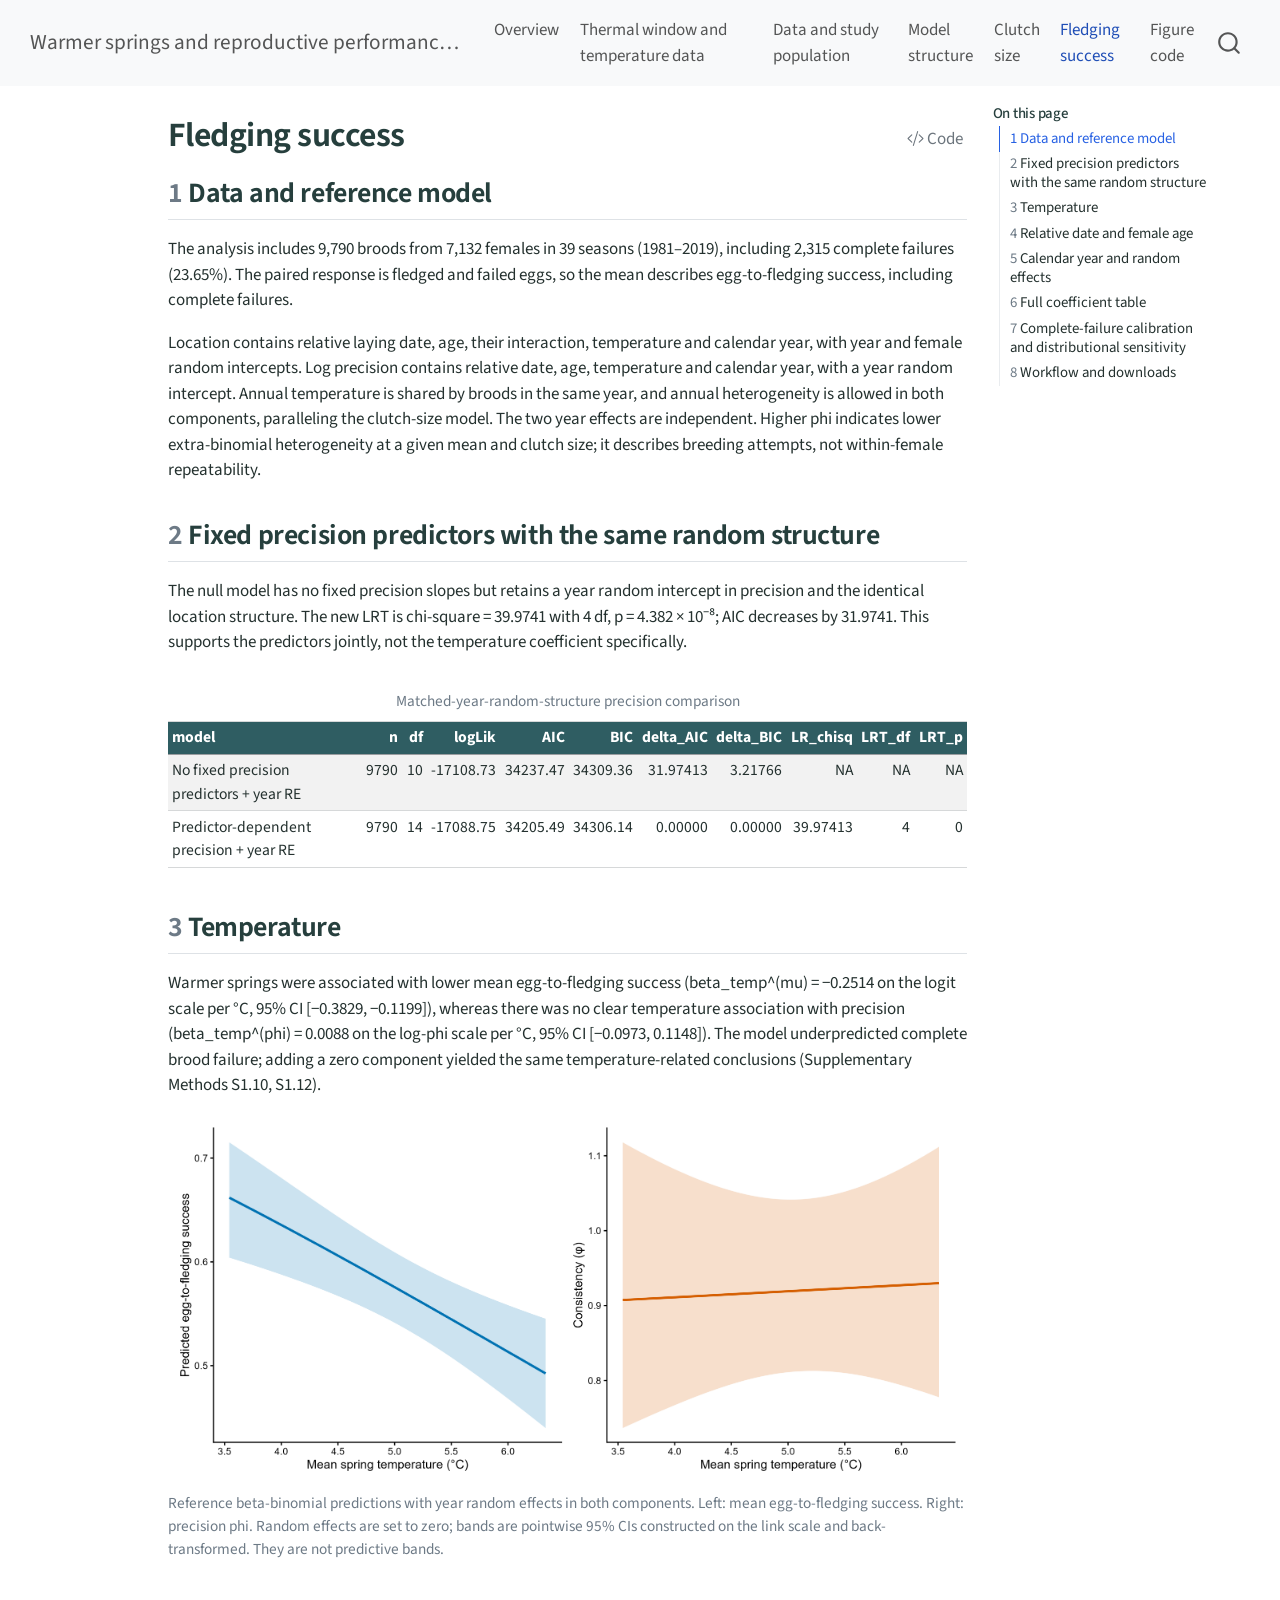
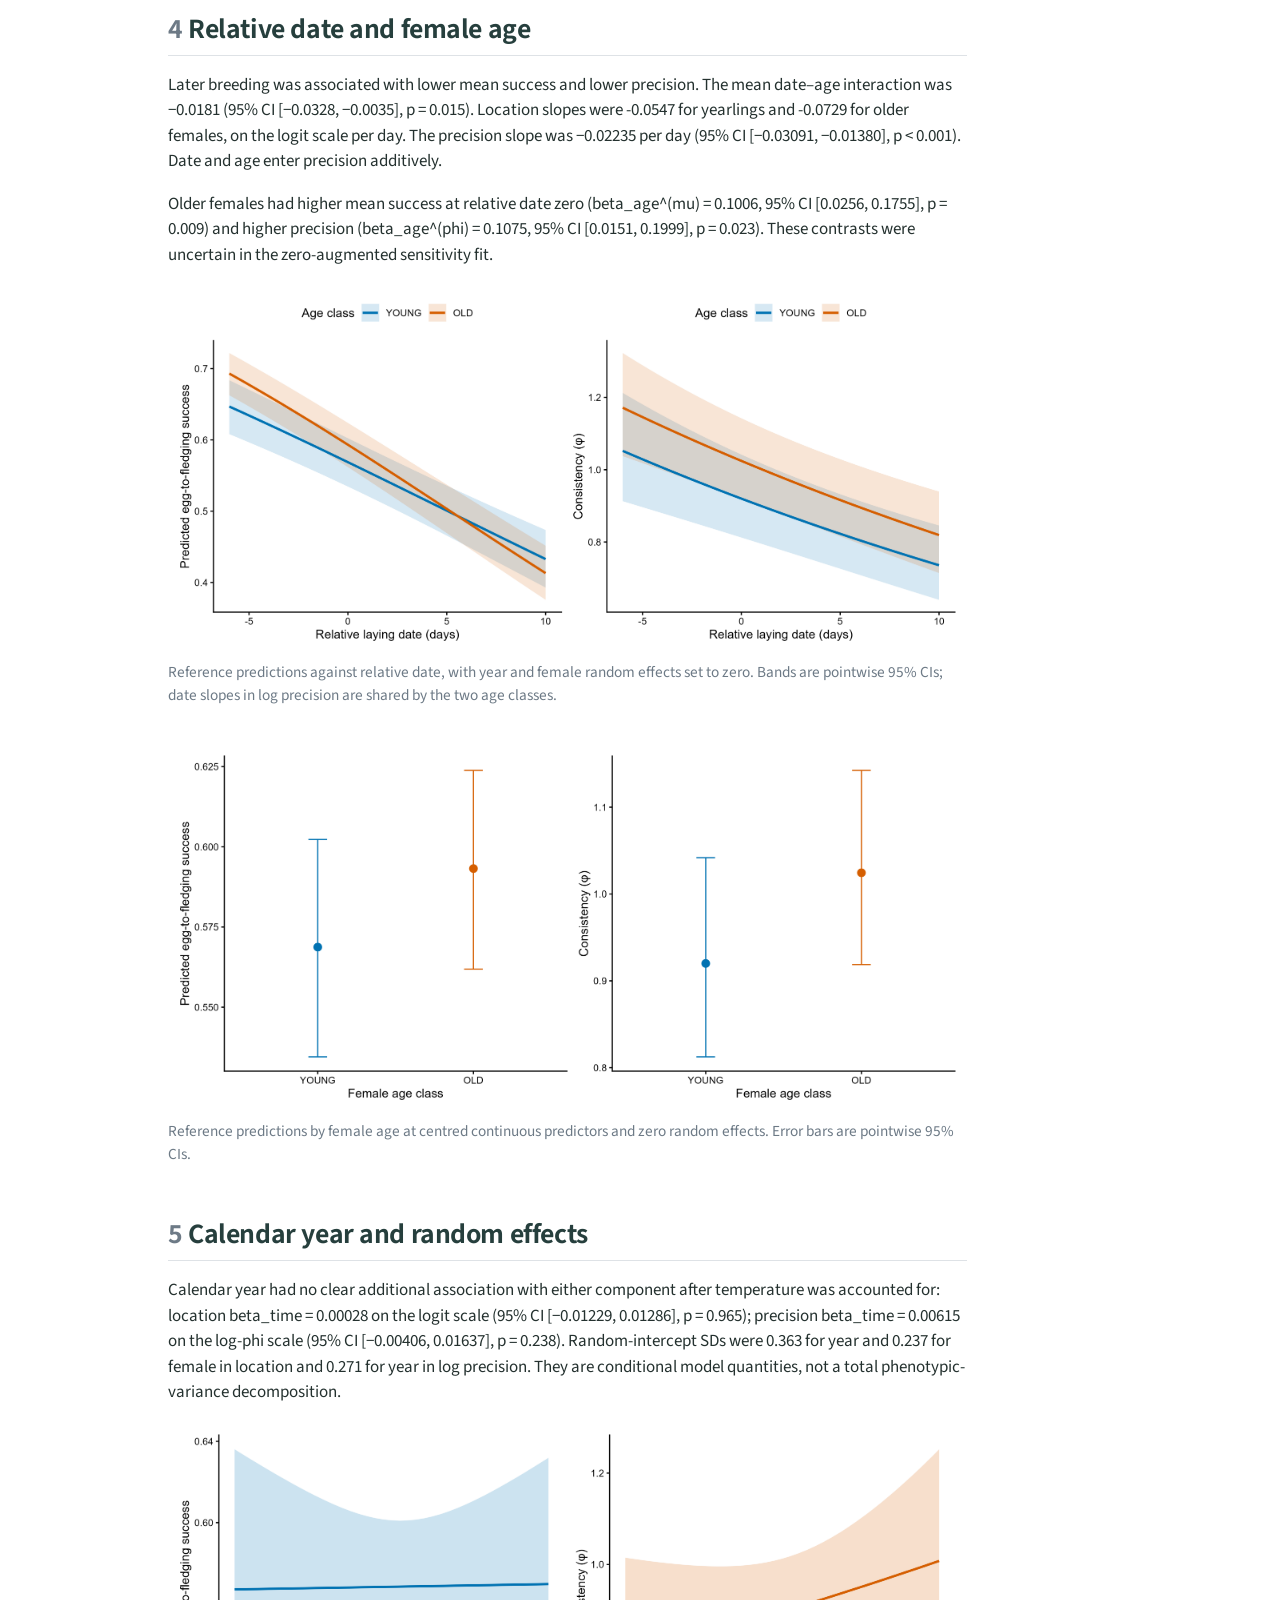
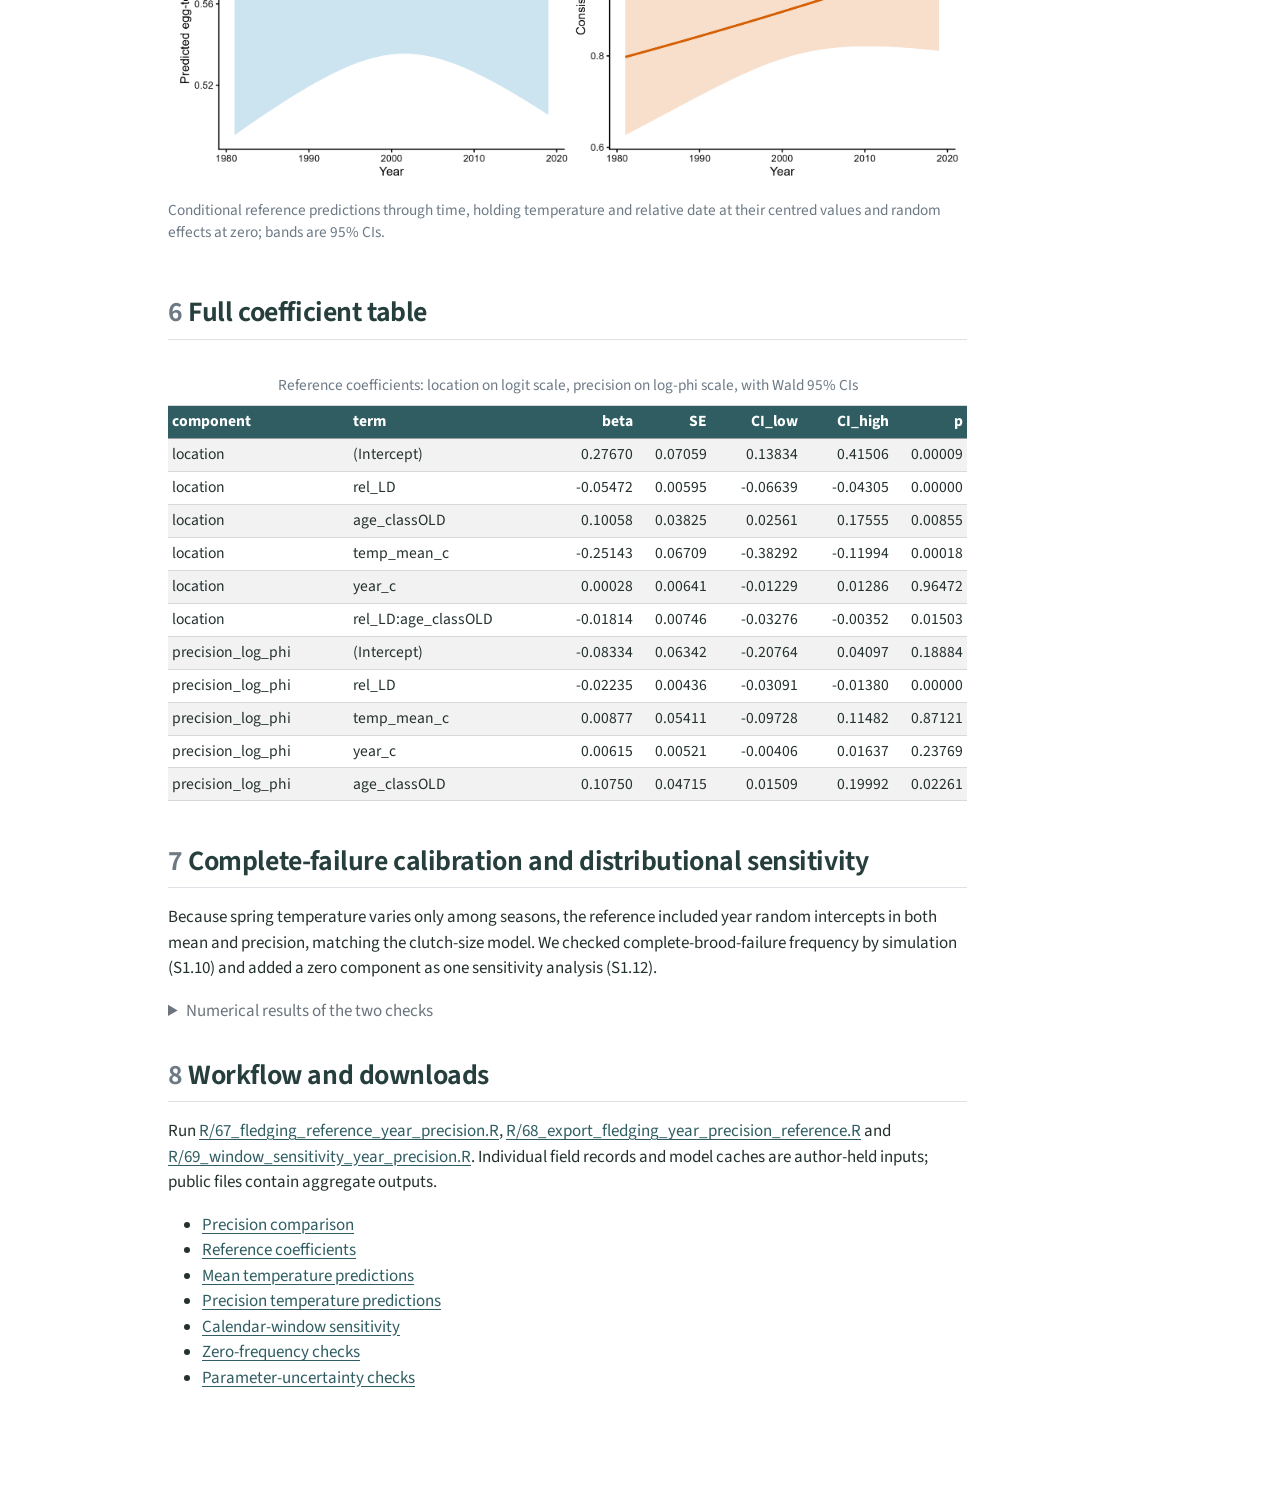
<file: docs/fledging_success.html>
<!DOCTYPE html>
<html xmlns="http://www.w3.org/1999/xhtml" lang="en" xml:lang="en"><head>

<meta charset="utf-8">
<meta name="generator" content="quarto-1.10.19">

<meta name="viewport" content="width=device-width, initial-scale=1.0, user-scalable=yes">


<title>Fledging success – Warmer springs and reproductive performance in the collared flycatcher</title>
<style>
/* Default styles provided by pandoc.
** See https://pandoc.org/MANUAL.html#variables-for-html for config info.
*/
span.smallcaps{font-variant: small-caps;}
div.columns{display: flex; gap: 1.5em;}
div.column{flex: auto;}
@media screen {
div.columns{gap: min(4vw, 1.5em);}
div.column{overflow-x: auto;}
}
div.hanging-indent{margin-left: 1.5em; text-indent: -1.5em;}
ul.task-list{list-style: none;}
ul.task-list li input[type="checkbox"] {
  width: 0.8em;
  margin: 0 0.8em 0.2em -1em; /* quarto-specific, see https://github.com/quarto-dev/quarto-cli/issues/4556 */ 
  vertical-align: middle;
}
/* CSS for syntax highlighting */
html { -webkit-text-size-adjust: 100%; }
pre > code.sourceCode { white-space: pre; position: relative; }
pre > code.sourceCode > span { display: inline-block; line-height: 1.25; }
pre > code.sourceCode > span:empty { height: 1.2em; }
.sourceCode { overflow: visible; }
code.sourceCode > span { color: inherit; text-decoration: inherit; }
div.sourceCode { margin: 1em 0; }
pre.sourceCode { margin: 0; }
@media screen {
div.sourceCode { overflow: auto; }
}
@media print {
pre > code.sourceCode { white-space: pre-wrap; }
pre > code.sourceCode > span { text-indent: -5em; padding-left: 5em; }
}
pre.numberSource code
  { counter-reset: source-line 0; }
pre.numberSource code > span
  { position: relative; left: -4em; counter-increment: source-line; }
pre.numberSource code > span > a:first-child::before
  { content: counter(source-line);
    position: relative; left: -1em; text-align: right; vertical-align: baseline;
    border: none; display: inline-block;
    -webkit-touch-callout: none; -webkit-user-select: none;
    -khtml-user-select: none; -moz-user-select: none;
    -ms-user-select: none; user-select: none;
    padding: 0 4px; width: 4em;
  }
pre.numberSource { margin-left: 3em;  padding-left: 4px; }
div.sourceCode
  {   }
@media screen {
pre > code.sourceCode > span > a:first-child::before { text-decoration: underline; }
}
</style>


<script src="site_libs/quarto-nav/quarto-nav.js"></script>
<script src="site_libs/quarto-nav/headroom.min.js"></script>
<script src="site_libs/clipboard/clipboard.min.js"></script>
<script src="site_libs/quarto-search/autocomplete.umd.js"></script>
<script src="site_libs/quarto-search/fuse.min.js"></script>
<script src="site_libs/quarto-search/quarto-search.js"></script>
<meta name="quarto:offset" content="./">
<script src="site_libs/quarto-html/quarto.js" type="module"></script>
<script src="site_libs/quarto-html/tabsets/tabsets.js" type="module"></script>
<script src="site_libs/quarto-html/popper.min.js"></script>
<script src="site_libs/quarto-html/tippy.umd.min.js"></script>
<script src="site_libs/quarto-html/anchor.min.js"></script>
<link href="site_libs/quarto-html/tippy.css" rel="stylesheet">
<link href="site_libs/quarto-html/quarto-syntax-highlighting-bf27225e3a48a9273f3daa8f8e829971.css" rel="stylesheet" id="quarto-text-highlighting-styles">
<script src="site_libs/bootstrap/bootstrap.min.js"></script>
<link href="site_libs/bootstrap/bootstrap-icons.css" rel="stylesheet">
<link href="site_libs/bootstrap/bootstrap-172ba59bd5e0b52282274ba0c0cc16fc.min.css" rel="stylesheet" append-hash="true" id="quarto-bootstrap" data-mode="light">
<script id="quarto-search-options" type="application/json">{
  "location": "navbar",
  "copy-button": false,
  "collapse-after": 3,
  "panel-placement": "end",
  "type": "overlay",
  "limit": 50,
  "keyboard-shortcut": [
    "f",
    "/",
    "s"
  ],
  "show-item-context": false,
  "language": {
    "search-no-results-text": "No results",
    "search-matching-documents-text": "matching documents",
    "search-copy-link-title": "Copy link to search",
    "search-hide-matches-text": "Hide additional matches",
    "search-more-match-text": "more match in this document",
    "search-more-matches-text": "more matches in this document",
    "search-clear-button-title": "Clear",
    "search-text-placeholder": "",
    "search-detached-cancel-button-title": "Cancel",
    "search-submit-button-title": "Submit",
    "search-label": "Search"
  }
}</script>


<link rel="stylesheet" href="styles.css">
</head>

<body class="nav-fixed quarto-light">

<div id="quarto-search-results"></div>
  <header id="quarto-header" class="headroom fixed-top">
    <nav class="navbar navbar-expand-lg " data-bs-theme="dark">
      <div class="navbar-container container-fluid">
      <div class="navbar-brand-container mx-auto">
    <a class="navbar-brand" href="./index.html">
    <span class="navbar-title">Warmer springs and reproductive performance in the collared flycatcher</span>
    </a>
  </div>
            <div id="quarto-search" class="" title="Search"></div>
          <button class="navbar-toggler" type="button" data-bs-toggle="collapse" data-bs-target="#navbarCollapse" aria-controls="navbarCollapse" role="menu" aria-expanded="false" aria-label="Toggle navigation" onclick="if (window.quartoToggleHeadroom) { window.quartoToggleHeadroom(); }">
  <span class="navbar-toggler-icon"></span>
</button>
          <div class="collapse navbar-collapse" id="navbarCollapse">
            <ul class="navbar-nav navbar-nav-scroll me-auto">
  <li class="nav-item">
    <a class="nav-link" href="./index.html"> 
<span class="menu-text">Overview</span></a>
  </li>  
  <li class="nav-item">
    <a class="nav-link" href="./climate_window.html"> 
<span class="menu-text">Thermal window and temperature data</span></a>
  </li>  
  <li class="nav-item">
    <a class="nav-link" href="./data_preparation.html"> 
<span class="menu-text">Data and study population</span></a>
  </li>  
  <li class="nav-item">
    <a class="nav-link" href="./model_structure.html"> 
<span class="menu-text">Model structure</span></a>
  </li>  
  <li class="nav-item">
    <a class="nav-link" href="./clutch_size.html"> 
<span class="menu-text">Clutch size</span></a>
  </li>  
  <li class="nav-item">
    <a class="nav-link active" href="./fledging_success.html" aria-current="page"> 
<span class="menu-text">Fledging success</span></a>
  </li>  
  <li class="nav-item">
    <a class="nav-link" href="./figure_code.html"> 
<span class="menu-text">Figure code</span></a>
  </li>  
</ul>
          </div> <!-- /navcollapse -->
            <div class="quarto-navbar-tools">
</div>
      </div> <!-- /container-fluid -->
    </nav>
</header>
<!-- content -->
<div id="quarto-content" class="quarto-container page-columns page-rows-contents page-layout-article page-navbar">
<!-- sidebar -->
<!-- margin-sidebar -->
    <div id="quarto-margin-sidebar" class="sidebar margin-sidebar">
        <nav id="TOC" role="doc-toc" class="toc-active">
    <h2 id="toc-title">On this page</h2>
   
  <ul>
  <li><a href="#data-and-reference-model" id="toc-data-and-reference-model" class="nav-link active" data-scroll-target="#data-and-reference-model"><span class="header-section-number">1</span> Data and reference model</a></li>
  <li><a href="#fixed-precision-predictors-with-the-same-random-structure" id="toc-fixed-precision-predictors-with-the-same-random-structure" class="nav-link" data-scroll-target="#fixed-precision-predictors-with-the-same-random-structure"><span class="header-section-number">2</span> Fixed precision predictors with the same random structure</a></li>
  <li><a href="#temperature" id="toc-temperature" class="nav-link" data-scroll-target="#temperature"><span class="header-section-number">3</span> Temperature</a></li>
  <li><a href="#relative-date-and-female-age" id="toc-relative-date-and-female-age" class="nav-link" data-scroll-target="#relative-date-and-female-age"><span class="header-section-number">4</span> Relative date and female age</a></li>
  <li><a href="#calendar-year-and-random-effects" id="toc-calendar-year-and-random-effects" class="nav-link" data-scroll-target="#calendar-year-and-random-effects"><span class="header-section-number">5</span> Calendar year and random effects</a></li>
  <li><a href="#full-coefficient-table" id="toc-full-coefficient-table" class="nav-link" data-scroll-target="#full-coefficient-table"><span class="header-section-number">6</span> Full coefficient table</a></li>
  <li><a href="#complete-failure-calibration-and-distributional-sensitivity" id="toc-complete-failure-calibration-and-distributional-sensitivity" class="nav-link" data-scroll-target="#complete-failure-calibration-and-distributional-sensitivity"><span class="header-section-number">7</span> Complete-failure calibration and distributional sensitivity</a></li>
  <li><a href="#workflow-and-downloads" id="toc-workflow-and-downloads" class="nav-link" data-scroll-target="#workflow-and-downloads"><span class="header-section-number">8</span> Workflow and downloads</a></li>
  </ul>
</nav>
    </div>
<!-- main -->
<main class="content" id="quarto-document-content">

<header id="title-block-header" class="quarto-title-block default">
<div class="quarto-title">
<div class="quarto-title-block"><div><h1 class="title">Fledging success</h1><button type="button" class="btn code-tools-button" id="quarto-code-tools-source"><i class="bi"></i> Code</button></div></div>
</div>



<div class="quarto-title-meta">

    
  
    
  </div>
  


</header>


<section id="data-and-reference-model" class="level2" data-number="1">
<h2 data-number="1" class="anchored" data-anchor-id="data-and-reference-model"><span class="header-section-number">1</span> Data and reference model</h2>
<p>The analysis includes 9,790 broods from 7,132 females in 39 seasons (1981–2019), including 2,315 complete failures (23.65%). The paired response is fledged and failed eggs, so the mean describes egg-to-fledging success, including complete failures.</p>
<p>Location contains relative laying date, age, their interaction, temperature and calendar year, with year and female random intercepts. Log precision contains relative date, age, temperature and calendar year, with a year random intercept. Annual temperature is shared by broods in the same year, and annual heterogeneity is allowed in both components, paralleling the clutch-size model. The two year effects are independent. Higher phi indicates lower extra-binomial heterogeneity at a given mean and clutch size; it describes breeding attempts, not within-female repeatability.</p>
</section>
<section id="fixed-precision-predictors-with-the-same-random-structure" class="level2" data-number="2">
<h2 data-number="2" class="anchored" data-anchor-id="fixed-precision-predictors-with-the-same-random-structure"><span class="header-section-number">2</span> Fixed precision predictors with the same random structure</h2>
<p>The null model has no fixed precision slopes but retains a year random intercept in precision and the identical location structure. The new LRT is chi-square = 39.9741 with 4 df, p = 4.382 × 10⁻⁸; AIC decreases by 31.9741. This supports the predictors jointly, not the temperature coefficient specifically.</p>
<div class="cell">
<div class="cell-output-display">
<table class="caption-top table table-sm table-striped small">
<caption>Matched-year-random-structure precision comparison</caption>
<colgroup>
<col style="width: 33%">
<col style="width: 4%">
<col style="width: 2%">
<col style="width: 8%">
<col style="width: 7%">
<col style="width: 7%">
<col style="width: 8%">
<col style="width: 8%">
<col style="width: 7%">
<col style="width: 5%">
<col style="width: 5%">
</colgroup>
<thead>
<tr class="header">
<th style="text-align: left;">model</th>
<th style="text-align: right;">n</th>
<th style="text-align: right;">df</th>
<th style="text-align: right;">logLik</th>
<th style="text-align: right;">AIC</th>
<th style="text-align: right;">BIC</th>
<th style="text-align: right;">delta_AIC</th>
<th style="text-align: right;">delta_BIC</th>
<th style="text-align: right;">LR_chisq</th>
<th style="text-align: right;">LRT_df</th>
<th style="text-align: right;">LRT_p</th>
</tr>
</thead>
<tbody>
<tr class="odd">
<td style="text-align: left;">No fixed precision predictors + year RE</td>
<td style="text-align: right;">9790</td>
<td style="text-align: right;">10</td>
<td style="text-align: right;">-17108.73</td>
<td style="text-align: right;">34237.47</td>
<td style="text-align: right;">34309.36</td>
<td style="text-align: right;">31.97413</td>
<td style="text-align: right;">3.21766</td>
<td style="text-align: right;">NA</td>
<td style="text-align: right;">NA</td>
<td style="text-align: right;">NA</td>
</tr>
<tr class="even">
<td style="text-align: left;">Predictor-dependent precision + year RE</td>
<td style="text-align: right;">9790</td>
<td style="text-align: right;">14</td>
<td style="text-align: right;">-17088.75</td>
<td style="text-align: right;">34205.49</td>
<td style="text-align: right;">34306.14</td>
<td style="text-align: right;">0.00000</td>
<td style="text-align: right;">0.00000</td>
<td style="text-align: right;">39.97413</td>
<td style="text-align: right;">4</td>
<td style="text-align: right;">0</td>
</tr>
</tbody>
</table>
</div>
</div>
</section>
<section id="temperature" class="level2" data-number="3">
<h2 data-number="3" class="anchored" data-anchor-id="temperature"><span class="header-section-number">3</span> Temperature</h2>
<p>Warmer springs were associated with lower mean egg-to-fledging success (beta_temp^(mu) = −0.2514 on the logit scale per °C, 95% CI [−0.3829, −0.1199]), whereas there was no clear temperature association with precision (beta_temp^(phi) = 0.0088 on the log-phi scale per °C, 95% CI [−0.0973, 0.1148]). The model underpredicted complete brood failure; adding a zero component yielded the same temperature-related conclusions (Supplementary Methods S1.10, S1.12).</p>
<div class="cell">
<div class="cell-output-display">
<div class="quarto-figure quarto-figure-center">
<figure class="figure">
<p><img src="figures/Fig5_1_success_phi_temperature.png" class="img-fluid figure-img" width="2000"></p>
<figcaption>Reference beta-binomial predictions with year random effects in both components. Left: mean egg-to-fledging success. Right: precision phi. Random effects are set to zero; bands are pointwise 95% CIs constructed on the link scale and back-transformed. They are not predictive bands.</figcaption>
</figure>
</div>
</div>
</div>
</section>
<section id="relative-date-and-female-age" class="level2" data-number="4">
<h2 data-number="4" class="anchored" data-anchor-id="relative-date-and-female-age"><span class="header-section-number">4</span> Relative date and female age</h2>
<p>Later breeding was associated with lower mean success and lower precision. The mean date–age interaction was −0.0181 (95% CI [−0.0328, −0.0035], p = 0.015). Location slopes were -0.0547 for yearlings and -0.0729 for older females, on the logit scale per day. The precision slope was −0.02235 per day (95% CI [−0.03091, −0.01380], p &lt; 0.001). Date and age enter precision additively.</p>
<p>Older females had higher mean success at relative date zero (beta_age^(mu) = 0.1006, 95% CI [0.0256, 0.1755], p = 0.009) and higher precision (beta_age^(phi) = 0.1075, 95% CI [0.0151, 0.1999], p = 0.023). These contrasts were uncertain in the zero-augmented sensitivity fit.</p>
<div class="cell">
<div class="cell-output-display">
<div class="quarto-figure quarto-figure-center">
<figure class="figure">
<p><img src="figures/Fig5_2_success_rellD_age.png" class="img-fluid figure-img" width="2000"></p>
<figcaption>Reference predictions against relative date, with year and female random effects set to zero. Bands are pointwise 95% CIs; date slopes in log precision are shared by the two age classes.</figcaption>
</figure>
</div>
</div>
</div>
<div class="cell">
<div class="cell-output-display">
<div class="quarto-figure quarto-figure-center">
<figure class="figure">
<p><img src="figures/Fig5_3b_phi_age.png" class="img-fluid figure-img" width="2000"></p>
<figcaption>Reference predictions by female age at centred continuous predictors and zero random effects. Error bars are pointwise 95% CIs.</figcaption>
</figure>
</div>
</div>
</div>
</section>
<section id="calendar-year-and-random-effects" class="level2" data-number="5">
<h2 data-number="5" class="anchored" data-anchor-id="calendar-year-and-random-effects"><span class="header-section-number">5</span> Calendar year and random effects</h2>
<p>Calendar year had no clear additional association with either component after temperature was accounted for: location beta_time = 0.00028 on the logit scale (95% CI [−0.01229, 0.01286], p = 0.965); precision beta_time = 0.00615 on the log-phi scale (95% CI [−0.00406, 0.01637], p = 0.238). Random-intercept SDs were 0.363 for year and 0.237 for female in location and 0.271 for year in log precision. They are conditional model quantities, not a total phenotypic-variance decomposition.</p>
<div class="cell">
<div class="cell-output-display">
<div class="quarto-figure quarto-figure-center">
<figure class="figure">
<p><img src="figures/Fig5_4_time_location_scale.png" class="img-fluid figure-img" width="2000"></p>
<figcaption>Conditional reference predictions through time, holding temperature and relative date at their centred values and random effects at zero; bands are 95% CIs.</figcaption>
</figure>
</div>
</div>
</div>
</section>
<section id="full-coefficient-table" class="level2" data-number="6">
<h2 data-number="6" class="anchored" data-anchor-id="full-coefficient-table"><span class="header-section-number">6</span> Full coefficient table</h2>
<div class="cell">
<div class="cell-output-display">
<table class="caption-top table table-sm table-striped small">
<caption>Reference coefficients: location on logit scale, precision on log-phi scale, with Wald 95% CIs</caption>
<colgroup>
<col style="width: 22%">
<col style="width: 24%">
<col style="width: 11%">
<col style="width: 9%">
<col style="width: 11%">
<col style="width: 11%">
<col style="width: 9%">
</colgroup>
<thead>
<tr class="header">
<th style="text-align: left;">component</th>
<th style="text-align: left;">term</th>
<th style="text-align: right;">beta</th>
<th style="text-align: right;">SE</th>
<th style="text-align: right;">CI_low</th>
<th style="text-align: right;">CI_high</th>
<th style="text-align: right;">p</th>
</tr>
</thead>
<tbody>
<tr class="odd">
<td style="text-align: left;">location</td>
<td style="text-align: left;">(Intercept)</td>
<td style="text-align: right;">0.27670</td>
<td style="text-align: right;">0.07059</td>
<td style="text-align: right;">0.13834</td>
<td style="text-align: right;">0.41506</td>
<td style="text-align: right;">0.00009</td>
</tr>
<tr class="even">
<td style="text-align: left;">location</td>
<td style="text-align: left;">rel_LD</td>
<td style="text-align: right;">-0.05472</td>
<td style="text-align: right;">0.00595</td>
<td style="text-align: right;">-0.06639</td>
<td style="text-align: right;">-0.04305</td>
<td style="text-align: right;">0.00000</td>
</tr>
<tr class="odd">
<td style="text-align: left;">location</td>
<td style="text-align: left;">age_classOLD</td>
<td style="text-align: right;">0.10058</td>
<td style="text-align: right;">0.03825</td>
<td style="text-align: right;">0.02561</td>
<td style="text-align: right;">0.17555</td>
<td style="text-align: right;">0.00855</td>
</tr>
<tr class="even">
<td style="text-align: left;">location</td>
<td style="text-align: left;">temp_mean_c</td>
<td style="text-align: right;">-0.25143</td>
<td style="text-align: right;">0.06709</td>
<td style="text-align: right;">-0.38292</td>
<td style="text-align: right;">-0.11994</td>
<td style="text-align: right;">0.00018</td>
</tr>
<tr class="odd">
<td style="text-align: left;">location</td>
<td style="text-align: left;">year_c</td>
<td style="text-align: right;">0.00028</td>
<td style="text-align: right;">0.00641</td>
<td style="text-align: right;">-0.01229</td>
<td style="text-align: right;">0.01286</td>
<td style="text-align: right;">0.96472</td>
</tr>
<tr class="even">
<td style="text-align: left;">location</td>
<td style="text-align: left;">rel_LD:age_classOLD</td>
<td style="text-align: right;">-0.01814</td>
<td style="text-align: right;">0.00746</td>
<td style="text-align: right;">-0.03276</td>
<td style="text-align: right;">-0.00352</td>
<td style="text-align: right;">0.01503</td>
</tr>
<tr class="odd">
<td style="text-align: left;">precision_log_phi</td>
<td style="text-align: left;">(Intercept)</td>
<td style="text-align: right;">-0.08334</td>
<td style="text-align: right;">0.06342</td>
<td style="text-align: right;">-0.20764</td>
<td style="text-align: right;">0.04097</td>
<td style="text-align: right;">0.18884</td>
</tr>
<tr class="even">
<td style="text-align: left;">precision_log_phi</td>
<td style="text-align: left;">rel_LD</td>
<td style="text-align: right;">-0.02235</td>
<td style="text-align: right;">0.00436</td>
<td style="text-align: right;">-0.03091</td>
<td style="text-align: right;">-0.01380</td>
<td style="text-align: right;">0.00000</td>
</tr>
<tr class="odd">
<td style="text-align: left;">precision_log_phi</td>
<td style="text-align: left;">temp_mean_c</td>
<td style="text-align: right;">0.00877</td>
<td style="text-align: right;">0.05411</td>
<td style="text-align: right;">-0.09728</td>
<td style="text-align: right;">0.11482</td>
<td style="text-align: right;">0.87121</td>
</tr>
<tr class="even">
<td style="text-align: left;">precision_log_phi</td>
<td style="text-align: left;">year_c</td>
<td style="text-align: right;">0.00615</td>
<td style="text-align: right;">0.00521</td>
<td style="text-align: right;">-0.00406</td>
<td style="text-align: right;">0.01637</td>
<td style="text-align: right;">0.23769</td>
</tr>
<tr class="odd">
<td style="text-align: left;">precision_log_phi</td>
<td style="text-align: left;">age_classOLD</td>
<td style="text-align: right;">0.10750</td>
<td style="text-align: right;">0.04715</td>
<td style="text-align: right;">0.01509</td>
<td style="text-align: right;">0.19992</td>
<td style="text-align: right;">0.02261</td>
</tr>
</tbody>
</table>
</div>
</div>
</section>
<section id="complete-failure-calibration-and-distributional-sensitivity" class="level2" data-number="7">
<h2 data-number="7" class="anchored" data-anchor-id="complete-failure-calibration-and-distributional-sensitivity"><span class="header-section-number">7</span> Complete-failure calibration and distributional sensitivity</h2>
<p>Because spring temperature varies only among seasons, the reference included year random intercepts in both mean and precision, matching the clutch-size model. We checked complete-brood-failure frequency by simulation (S1.10) and added a zero component as one sensitivity analysis (S1.12).</p>
<details>
<summary>
Numerical results of the two checks
</summary>
<p>The reference underestimated the observed 23.65% complete-failure fraction: fitted-mode simulations gave 20.07% (95% envelope [19.26, 20.84]); new-group simulations gave 19.21% [16.67, 22.15]. With approximate joint parameter uncertainty, the envelope widened to [15.89, 23.35]%, still below the observation at its upper limit. These checks omit conditional group-mode uncertainty and are not formal goodness-of-fit tests.</p>
<p>A zero-augmented sensitivity fit retained year effects in both components and reduced AIC by 740.78. Its precision-temperature coefficient was uncertain (−0.0854, CI [−0.2614, 0.0905]), while its conditional location coefficient remained negative (−0.2755, CI [−0.4184, −0.1325]). Approximate parameter uncertainty gave a zero-frequency envelope [19.92, 23.85]%. The mixing probability 0.1695 is not an identified biological fraction of failures; global coverage does not validate the full distribution.</p>
<div class="cell">
<div class="cell-output-display">
<table class="caption-top table table-sm table-striped small">
<caption>Audited zero-frequency simulation fractions for the reference and zero-augmented models</caption>
<colgroup>
<col style="width: 30%">
<col style="width: 25%">
<col style="width: 9%">
<col style="width: 8%">
<col style="width: 8%">
<col style="width: 8%">
<col style="width: 12%">
</colgroup>
<thead>
<tr class="header">
<th style="text-align: left;">model</th>
<th style="text-align: left;">target</th>
<th style="text-align: right;">observed</th>
<th style="text-align: right;">median</th>
<th style="text-align: right;">lower</th>
<th style="text-align: right;">upper</th>
<th style="text-align: right;">simulations</th>
</tr>
</thead>
<tbody>
<tr class="odd">
<td style="text-align: left;">reference_year_precision</td>
<td style="text-align: left;">conditional_fitted_modes</td>
<td style="text-align: right;">0.23647</td>
<td style="text-align: right;">0.20072</td>
<td style="text-align: right;">0.19265</td>
<td style="text-align: right;">0.20838</td>
<td style="text-align: right;">1000</td>
</tr>
<tr class="even">
<td style="text-align: left;">reference_year_precision</td>
<td style="text-align: left;">new_group_random_effects</td>
<td style="text-align: right;">0.23647</td>
<td style="text-align: right;">0.19208</td>
<td style="text-align: right;">0.16670</td>
<td style="text-align: right;">0.22145</td>
<td style="text-align: right;">1000</td>
</tr>
<tr class="odd">
<td style="text-align: left;">zero_augmented_year_precision</td>
<td style="text-align: left;">conditional_fitted_modes</td>
<td style="text-align: right;">0.23647</td>
<td style="text-align: right;">0.22554</td>
<td style="text-align: right;">0.21747</td>
<td style="text-align: right;">0.23361</td>
<td style="text-align: right;">1000</td>
</tr>
<tr class="even">
<td style="text-align: left;">zero_augmented_year_precision</td>
<td style="text-align: left;">new_group_random_effects</td>
<td style="text-align: right;">0.23647</td>
<td style="text-align: right;">0.21532</td>
<td style="text-align: right;">0.20204</td>
<td style="text-align: right;">0.23105</td>
<td style="text-align: right;">1000</td>
</tr>
</tbody>
</table>
</div>
</div>
</details>
</section>
<section id="workflow-and-downloads" class="level2" data-number="8">
<h2 data-number="8" class="anchored" data-anchor-id="workflow-and-downloads"><span class="header-section-number">8</span> Workflow and downloads</h2>
<p>Run <a href="R/67_fledging_reference_year_precision.R">R/67_fledging_reference_year_precision.R</a>, <a href="R/68_export_fledging_year_precision_reference.R">R/68_export_fledging_year_precision_reference.R</a> and <a href="R/69_window_sensitivity_year_precision.R">R/69_window_sensitivity_year_precision.R</a>. Individual field records and model caches are author-held inputs; public files contain aggregate outputs.</p>
<ul>
<li><a href="tables/fledging_bb_precision_comparison.csv">Precision comparison</a></li>
<li><a href="tables/fledging_bb_main_coefficients.csv">Reference coefficients</a></li>
<li><a href="tables/fig5_1_success_temperature.csv">Mean temperature predictions</a></li>
<li><a href="tables/fig5_1b_phi_temperature.csv">Precision temperature predictions</a></li>
<li><a href="tables/window_sensitivity_fledging.csv">Calendar-window sensitivity</a></li>
<li><a href="tables/fledging_zero_calibration_audited.csv">Zero-frequency checks</a></li>
<li><a href="tables/fledging_zero_parameter_uncertainty_audited.csv">Parameter-uncertainty checks</a></li>
</ul>


<!-- -->

</section>

</main> <!-- /main -->
<script id="quarto-html-after-body" type="application/javascript">
  window.document.addEventListener("DOMContentLoaded", function (event) {
    const icon = "";
    const anchorJS = new window.AnchorJS();
    anchorJS.options = {
      placement: 'right',
      icon: icon
    };
    anchorJS.add('.anchored');
    const isCodeAnnotation = (el) => {
      for (const clz of el.classList) {
        if (clz.startsWith('code-annotation-')) {                     
          return true;
        }
      }
      return false;
    }
    const onCopySuccess = function(e) {
      // button target
      const button = e.trigger;
      // don't keep focus
      button.blur();
      // flash "checked"
      button.classList.add('code-copy-button-checked');
      var currentTitle = button.getAttribute("title");
      button.setAttribute("title", "Copied!");
      let tooltip;
      if (window.bootstrap) {
        button.setAttribute("data-bs-toggle", "tooltip");
        button.setAttribute("data-bs-placement", "left");
        button.setAttribute("data-bs-title", "Copied!");
        tooltip = new bootstrap.Tooltip(button, 
          { trigger: "manual", 
            customClass: "code-copy-button-tooltip",
            offset: [0, -8]});
        tooltip.show();    
      }
      setTimeout(function() {
        if (tooltip) {
          tooltip.hide();
          button.removeAttribute("data-bs-title");
          button.removeAttribute("data-bs-toggle");
          button.removeAttribute("data-bs-placement");
        }
        button.setAttribute("title", currentTitle);
        button.classList.remove('code-copy-button-checked');
      }, 1000);
      // clear code selection
      e.clearSelection();
    }
    const getTextToCopy = function(trigger) {
      const outerScaffold = trigger.parentElement.cloneNode(true);
      const codeEl = outerScaffold.querySelector('code');
      for (const childEl of codeEl.children) {
        if (isCodeAnnotation(childEl)) {
          childEl.remove();
        }
      }
      return codeEl.innerText;
    }
    const clipboard = new window.ClipboardJS('.code-copy-button:not([data-in-quarto-modal])', {
      text: getTextToCopy
    });
    clipboard.on('success', onCopySuccess);
    if (window.document.getElementById('quarto-embedded-source-code-modal')) {
      const clipboardModal = new window.ClipboardJS('.code-copy-button[data-in-quarto-modal]', {
        text: getTextToCopy,
        container: window.document.getElementById('quarto-embedded-source-code-modal')
      });
      clipboardModal.on('success', onCopySuccess);
    }
    const viewSource = window.document.getElementById('quarto-view-source') ||
                       window.document.getElementById('quarto-code-tools-source');
    if (viewSource) {
      const sourceUrl = viewSource.getAttribute("data-quarto-source-url");
      viewSource.addEventListener("click", function(e) {
        if (sourceUrl) {
          // rstudio viewer pane
          if (/\bcapabilities=\b/.test(window.location)) {
            window.open(sourceUrl);
          } else {
            window.location.href = sourceUrl;
          }
        } else {
          const modal = new bootstrap.Modal(document.getElementById('quarto-embedded-source-code-modal'));
          modal.show();
        }
        return false;
      });
    }
    function toggleCodeHandler(show) {
      return function(e) {
        const cellDetails = window.document.querySelectorAll(".cell details.code-fold");
        for (let i=0; i<cellDetails.length; i++) {
          const details = cellDetails[i];
          if (show) {
            details.open = true;
          } else {
            details.removeAttribute("open");
          }
        }
        const cellCodeDivs = window.document.querySelectorAll(".cell div.sourceCode.cell-code");
        const fromCls = show ? "hidden" : "unhidden";
        const toCls = show ? "unhidden" : "hidden";
        for (let i=0; i<cellCodeDivs.length; i++) {
          const codeDiv = cellCodeDivs[i];
          if (codeDiv.classList.contains(fromCls)) {
            codeDiv.classList.remove(fromCls);
            codeDiv.classList.add(toCls);
          } 
        }
        return false;
      }
    }
    const hideAllCode = window.document.getElementById("quarto-hide-all-code");
    if (hideAllCode) {
      hideAllCode.addEventListener("click", toggleCodeHandler(false));
    }
    const showAllCode = window.document.getElementById("quarto-show-all-code");
    if (showAllCode) {
      showAllCode.addEventListener("click", toggleCodeHandler(true));
    }
      var localhostRegex = new RegExp(/^(?:http|https):\/\/localhost\:?[0-9]*\//);
      var mailtoRegex = new RegExp(/^mailto:/);
        var filterRegex = new RegExp('/' + window.location.host + '/');
      var isInternal = (href) => {
          return filterRegex.test(href) || localhostRegex.test(href) || mailtoRegex.test(href);
      }
      // Inspect non-navigation links and adorn them if external
     var links = window.document.querySelectorAll('a[href]:not(.nav-link):not(.navbar-brand):not(.toc-action):not(.sidebar-link):not(.sidebar-item-toggle):not(.pagination-link):not(.no-external):not([aria-hidden]):not(.dropdown-item):not(.quarto-navigation-tool):not(.about-link)');
      for (var i=0; i<links.length; i++) {
        const link = links[i];
        if (!isInternal(link.href)) {
          // undo the damage that might have been done by quarto-nav.js in the case of
          // links that we want to consider external
          if (link.dataset.originalHref !== undefined) {
            link.href = link.dataset.originalHref;
          }
        }
      }
    function tippyHover(el, contentFn, onTriggerFn, onUntriggerFn) {
      const config = {
        allowHTML: true,
        maxWidth: 500,
        delay: 100,
        arrow: false,
        appendTo: function(el) {
            return el.parentElement;
        },
        interactive: true,
        interactiveBorder: 10,
        theme: 'quarto',
        placement: 'bottom-start',
      };
      if (contentFn) {
        config.content = contentFn;
      }
      if (onTriggerFn) {
        config.onTrigger = onTriggerFn;
      }
      if (onUntriggerFn) {
        config.onUntrigger = onUntriggerFn;
      }
      window.tippy(el, config); 
    }
    const noterefs = window.document.querySelectorAll('a[role="doc-noteref"]');
    for (var i=0; i<noterefs.length; i++) {
      const ref = noterefs[i];
      tippyHover(ref, function() {
        // use id or data attribute instead here
        let href = ref.getAttribute('data-footnote-href') || ref.getAttribute('href');
        try { href = new URL(href).hash; } catch {}
        const id = href.replace(/^#\/?/, "");
        const note = window.document.getElementById(id);
        if (note) {
          return note.innerHTML;
        } else {
          return "";
        }
      });
    }
    const xrefs = window.document.querySelectorAll('a.quarto-xref');
    const processXRef = (id, note) => {
      // Strip column container classes
      const stripColumnClz = (el) => {
        el.classList.remove("page-full", "page-columns");
        if (el.children) {
          for (const child of el.children) {
            stripColumnClz(child);
          }
        }
      }
      stripColumnClz(note)
      if (id === null || id.startsWith('sec-')) {
        // Special case sections, only their first couple elements
        const container = document.createElement("div");
        if (note.children && note.children.length > 2) {
          container.appendChild(note.children[0].cloneNode(true));
          for (let i = 1; i < note.children.length; i++) {
            const child = note.children[i];
            if (child.tagName === "P" && child.innerText === "") {
              continue;
            } else {
              container.appendChild(child.cloneNode(true));
              break;
            }
          }
          if (window.Quarto?.typesetMath) {
            window.Quarto.typesetMath(container);
          }
          return container.innerHTML
        } else {
          if (window.Quarto?.typesetMath) {
            window.Quarto.typesetMath(note);
          }
          return note.innerHTML;
        }
      } else {
        // Remove any anchor links if they are present
        const anchorLink = note.querySelector('a.anchorjs-link');
        if (anchorLink) {
          anchorLink.remove();
        }
        if (window.Quarto?.typesetMath) {
          window.Quarto.typesetMath(note);
        }
        if (note.classList.contains("callout")) {
          return note.outerHTML;
        } else {
          return note.innerHTML;
        }
      }
    }
    for (var i=0; i<xrefs.length; i++) {
      const xref = xrefs[i];
      tippyHover(xref, undefined, function(instance) {
        instance.disable();
        let url = xref.getAttribute('href');
        let hash = undefined; 
        if (url.startsWith('#')) {
          hash = url;
        } else {
          try { hash = new URL(url).hash; } catch {}
        }
        if (hash) {
          const id = hash.replace(/^#\/?/, "");
          const note = window.document.getElementById(id);
          if (note !== null) {
            try {
              const html = processXRef(id, note.cloneNode(true));
              instance.setContent(html);
            } finally {
              instance.enable();
              instance.show();
            }
          } else {
            // See if we can fetch this
            fetch(url.split('#')[0])
            .then(res => res.text())
            .then(html => {
              const parser = new DOMParser();
              const htmlDoc = parser.parseFromString(html, "text/html");
              const note = htmlDoc.getElementById(id);
              if (note !== null) {
                const html = processXRef(id, note);
                instance.setContent(html);
              } 
            }).finally(() => {
              instance.enable();
              instance.show();
            });
          }
        } else {
          // See if we can fetch a full url (with no hash to target)
          // This is a special case and we should probably do some content thinning / targeting
          fetch(url)
          .then(res => res.text())
          .then(html => {
            const parser = new DOMParser();
            const htmlDoc = parser.parseFromString(html, "text/html");
            const note = htmlDoc.querySelector('main.content');
            if (note !== null) {
              // This should only happen for chapter cross references
              // (since there is no id in the URL)
              // remove the first header
              if (note.children.length > 0 && note.children[0].tagName === "HEADER") {
                note.children[0].remove();
              }
              const html = processXRef(null, note);
              instance.setContent(html);
            } 
          }).finally(() => {
            instance.enable();
            instance.show();
          });
        }
      }, function(instance) {
      });
    }
        let selectedAnnoteEl;
        const selectorForAnnotation = ( cell, annotation) => {
          let cellAttr = 'data-code-cell="' + cell + '"';
          let lineAttr = 'data-code-annotation="' +  annotation + '"';
          const selector = 'span[' + cellAttr + '][' + lineAttr + ']';
          return selector;
        }
        const selectCodeLines = (annoteEl) => {
          const doc = window.document;
          const targetCell = annoteEl.getAttribute("data-target-cell");
          const targetAnnotation = annoteEl.getAttribute("data-target-annotation");
          const annoteSpan = window.document.querySelector(selectorForAnnotation(targetCell, targetAnnotation));
          const lines = annoteSpan.getAttribute("data-code-lines").split(",");
          const lineIds = lines.map((line) => {
            return targetCell + "-" + line;
          })
          let top = null;
          let height = null;
          let parent = null;
          if (lineIds.length > 0) {
              //compute the position of the single el (top and bottom and make a div)
              const el = window.document.getElementById(lineIds[0]);
              top = el.offsetTop;
              height = el.offsetHeight;
              parent = el.parentElement.parentElement;
            if (lineIds.length > 1) {
              const lastEl = window.document.getElementById(lineIds[lineIds.length - 1]);
              const bottom = lastEl.offsetTop + lastEl.offsetHeight;
              height = bottom - top;
            }
            if (top !== null && height !== null && parent !== null) {
              // cook up a div (if necessary) and position it 
              let div = window.document.getElementById("code-annotation-line-highlight");
              if (div === null) {
                div = window.document.createElement("div");
                div.setAttribute("id", "code-annotation-line-highlight");
                div.style.position = 'absolute';
                parent.appendChild(div);
              }
              div.style.top = top - 2 + "px";
              div.style.height = height + 4 + "px";
              div.style.left = 0;
              let gutterDiv = window.document.getElementById("code-annotation-line-highlight-gutter");
              if (gutterDiv === null) {
                gutterDiv = window.document.createElement("div");
                gutterDiv.setAttribute("id", "code-annotation-line-highlight-gutter");
                gutterDiv.style.position = 'absolute';
                const codeCell = window.document.getElementById(targetCell);
                const gutter = codeCell.querySelector('.code-annotation-gutter');
                gutter.appendChild(gutterDiv);
              }
              gutterDiv.style.top = top - 2 + "px";
              gutterDiv.style.height = height + 4 + "px";
            }
            selectedAnnoteEl = annoteEl;
          }
        };
        const unselectCodeLines = () => {
          const elementsIds = ["code-annotation-line-highlight", "code-annotation-line-highlight-gutter"];
          elementsIds.forEach((elId) => {
            const div = window.document.getElementById(elId);
            if (div) {
              div.remove();
            }
          });
          selectedAnnoteEl = undefined;
        };
          // Handle positioning of the toggle
      window.addEventListener(
        "resize",
        throttle(() => {
          elRect = undefined;
          if (selectedAnnoteEl) {
            selectCodeLines(selectedAnnoteEl);
          }
        }, 10)
      );
      function throttle(fn, ms) {
      let throttle = false;
      let timer;
        return (...args) => {
          if(!throttle) { // first call gets through
              fn.apply(this, args);
              throttle = true;
          } else { // all the others get throttled
              if(timer) clearTimeout(timer); // cancel #2
              timer = setTimeout(() => {
                fn.apply(this, args);
                timer = throttle = false;
              }, ms);
          }
        };
      }
        // Attach click handler to the DT
        const annoteDls = window.document.querySelectorAll('dt[data-target-cell]');
        for (const annoteDlNode of annoteDls) {
          annoteDlNode.addEventListener('click', (event) => {
            const clickedEl = event.target;
            if (clickedEl !== selectedAnnoteEl) {
              unselectCodeLines();
              const activeEl = window.document.querySelector('dt[data-target-cell].code-annotation-active');
              if (activeEl) {
                activeEl.classList.remove('code-annotation-active');
              }
              selectCodeLines(clickedEl);
              clickedEl.classList.add('code-annotation-active');
            } else {
              // Unselect the line
              unselectCodeLines();
              clickedEl.classList.remove('code-annotation-active');
            }
          });
        }
    const findCites = (el) => {
      const parentEl = el.parentElement;
      if (parentEl) {
        const cites = parentEl.dataset.cites;
        if (cites) {
          return {
            el,
            cites: cites.split(' ')
          };
        } else {
          return findCites(el.parentElement)
        }
      } else {
        return undefined;
      }
    };
    var bibliorefs = window.document.querySelectorAll('a[role="doc-biblioref"]');
    for (var i=0; i<bibliorefs.length; i++) {
      const ref = bibliorefs[i];
      const citeInfo = findCites(ref);
      if (citeInfo) {
        tippyHover(citeInfo.el, function() {
          var popup = window.document.createElement('div');
          citeInfo.cites.forEach(function(cite) {
            var citeDiv = window.document.createElement('div');
            citeDiv.classList.add('hanging-indent');
            citeDiv.classList.add('csl-entry');
            var biblioDiv = window.document.getElementById('ref-' + cite);
            if (biblioDiv) {
              citeDiv.innerHTML = biblioDiv.innerHTML;
            }
            popup.appendChild(citeDiv);
          });
          return popup.innerHTML;
        });
      }
    }
  });
  </script><div class="modal fade" id="quarto-embedded-source-code-modal" tabindex="-1" aria-labelledby="quarto-embedded-source-code-modal-label" aria-hidden="true"><div class="modal-dialog modal-dialog-scrollable"><div class="modal-content"><div class="modal-header"><h5 class="modal-title" id="quarto-embedded-source-code-modal-label">Source Code</h5><button class="btn-close" data-bs-dismiss="modal"></button></div><div class="modal-body"><div class="">
<div class="code-copy-outer-scaffold"><div class="sourceCode" id="cb1" data-shortcodes="false"><pre class="sourceCode markdown code-with-copy"><code class="sourceCode markdown"><span id="cb1-1"><a href="#cb1-1" aria-hidden="true" tabindex="-1"></a><span class="co">---</span></span>
<span id="cb1-2"><a href="#cb1-2" aria-hidden="true" tabindex="-1"></a><span class="an">title:</span><span class="co"> "Fledging success"</span></span>
<span id="cb1-3"><a href="#cb1-3" aria-hidden="true" tabindex="-1"></a><span class="co">---</span></span>
<span id="cb1-4"><a href="#cb1-4" aria-hidden="true" tabindex="-1"></a></span>
<span id="cb1-7"><a href="#cb1-7" aria-hidden="true" tabindex="-1"></a><span class="in">```{r}</span></span>
<span id="cb1-8"><a href="#cb1-8" aria-hidden="true" tabindex="-1"></a><span class="co">#| include: false</span></span>
<span id="cb1-9"><a href="#cb1-9" aria-hidden="true" tabindex="-1"></a><span class="fu">invisible</span>(<span class="fu">Sys.setlocale</span>(<span class="st">"LC_CTYPE"</span>, <span class="st">"English_United States.utf8"</span>))</span>
<span id="cb1-10"><a href="#cb1-10" aria-hidden="true" tabindex="-1"></a><span class="fu">.libPaths</span>(<span class="fu">c</span>(<span class="st">".Rlib"</span>, <span class="fu">.libPaths</span>()))</span>
<span id="cb1-11"><a href="#cb1-11" aria-hidden="true" tabindex="-1"></a><span class="fu">library</span>(readr); <span class="fu">library</span>(dplyr); <span class="fu">library</span>(knitr)</span>
<span id="cb1-12"><a href="#cb1-12" aria-hidden="true" tabindex="-1"></a>co <span class="ot">&lt;-</span> <span class="fu">read_csv</span>(<span class="st">"tables/fledging_bb_main_coefficients.csv"</span>, <span class="at">show_col_types =</span> <span class="cn">FALSE</span>)</span>
<span id="cb1-13"><a href="#cb1-13" aria-hidden="true" tabindex="-1"></a>comparison <span class="ot">&lt;-</span> <span class="fu">read_csv</span>(<span class="st">"tables/fledging_bb_precision_comparison.csv"</span>, <span class="at">show_col_types =</span> <span class="cn">FALSE</span>)</span>
<span id="cb1-14"><a href="#cb1-14" aria-hidden="true" tabindex="-1"></a><span class="in">```</span></span>
<span id="cb1-15"><a href="#cb1-15" aria-hidden="true" tabindex="-1"></a></span>
<span id="cb1-16"><a href="#cb1-16" aria-hidden="true" tabindex="-1"></a><span class="fu">## Data and reference model</span></span>
<span id="cb1-17"><a href="#cb1-17" aria-hidden="true" tabindex="-1"></a></span>
<span id="cb1-18"><a href="#cb1-18" aria-hidden="true" tabindex="-1"></a>The analysis includes 9,790 broods from 7,132 females in 39 seasons (1981–2019), including 2,315 complete failures (23.65%). The paired response is fledged and failed eggs, so the mean describes egg-to-fledging success, including complete failures.</span>
<span id="cb1-19"><a href="#cb1-19" aria-hidden="true" tabindex="-1"></a></span>
<span id="cb1-20"><a href="#cb1-20" aria-hidden="true" tabindex="-1"></a>Location contains relative laying date, age, their interaction, temperature and calendar year, with year and female random intercepts. Log precision contains relative date, age, temperature and calendar year, with a year random intercept. Annual temperature is shared by broods in the same year, and annual heterogeneity is allowed in both components, paralleling the clutch-size model. The two year effects are independent. Higher phi indicates lower extra-binomial heterogeneity at a given mean and clutch size; it describes breeding attempts, not within-female repeatability.</span>
<span id="cb1-21"><a href="#cb1-21" aria-hidden="true" tabindex="-1"></a></span>
<span id="cb1-22"><a href="#cb1-22" aria-hidden="true" tabindex="-1"></a><span class="fu">## Fixed precision predictors with the same random structure</span></span>
<span id="cb1-23"><a href="#cb1-23" aria-hidden="true" tabindex="-1"></a></span>
<span id="cb1-24"><a href="#cb1-24" aria-hidden="true" tabindex="-1"></a>The null model has no fixed precision slopes but retains a year random intercept in precision and the identical location structure. The new LRT is chi-square = 39.9741 with 4 df, p = 4.382 × 10⁻⁸; AIC decreases by 31.9741. This supports the predictors jointly, not the temperature coefficient specifically.</span>
<span id="cb1-25"><a href="#cb1-25" aria-hidden="true" tabindex="-1"></a></span>
<span id="cb1-28"><a href="#cb1-28" aria-hidden="true" tabindex="-1"></a><span class="in">```{r}</span></span>
<span id="cb1-29"><a href="#cb1-29" aria-hidden="true" tabindex="-1"></a><span class="co">#| echo: false</span></span>
<span id="cb1-30"><a href="#cb1-30" aria-hidden="true" tabindex="-1"></a><span class="fu">kable</span>(comparison, <span class="at">digits =</span> <span class="dv">5</span>, <span class="at">caption =</span> <span class="st">"Matched-year-random-structure precision comparison"</span>)</span>
<span id="cb1-31"><a href="#cb1-31" aria-hidden="true" tabindex="-1"></a><span class="in">```</span></span>
<span id="cb1-32"><a href="#cb1-32" aria-hidden="true" tabindex="-1"></a></span>
<span id="cb1-33"><a href="#cb1-33" aria-hidden="true" tabindex="-1"></a><span class="fu">## Temperature</span></span>
<span id="cb1-34"><a href="#cb1-34" aria-hidden="true" tabindex="-1"></a></span>
<span id="cb1-35"><a href="#cb1-35" aria-hidden="true" tabindex="-1"></a>Warmer springs were associated with lower mean egg-to-fledging success (beta_temp^(mu) = −0.2514 on the logit scale per °C, 95% CI <span class="co">[</span><span class="ot">−0.3829, −0.1199</span><span class="co">]</span>), whereas there was no clear temperature association with precision (beta_temp^(phi) = 0.0088 on the log-phi scale per °C, 95% CI <span class="co">[</span><span class="ot">−0.0973, 0.1148</span><span class="co">]</span>). The model underpredicted complete brood failure; adding a zero component yielded the same temperature-related conclusions (Supplementary Methods S1.10, S1.12).</span>
<span id="cb1-36"><a href="#cb1-36" aria-hidden="true" tabindex="-1"></a></span>
<span id="cb1-39"><a href="#cb1-39" aria-hidden="true" tabindex="-1"></a><span class="in">```{r}</span></span>
<span id="cb1-40"><a href="#cb1-40" aria-hidden="true" tabindex="-1"></a><span class="co">#| echo: false</span></span>
<span id="cb1-41"><a href="#cb1-41" aria-hidden="true" tabindex="-1"></a><span class="co">#| fig-cap: "Reference beta-binomial predictions with year random effects in both components. Left: mean egg-to-fledging success. Right: precision phi. Random effects are set to zero; bands are pointwise 95% CIs constructed on the link scale and back-transformed. They are not predictive bands."</span></span>
<span id="cb1-42"><a href="#cb1-42" aria-hidden="true" tabindex="-1"></a>knitr<span class="sc">::</span><span class="fu">include_graphics</span>(<span class="st">"figures/Fig5_1_success_phi_temperature.png"</span>)</span>
<span id="cb1-43"><a href="#cb1-43" aria-hidden="true" tabindex="-1"></a><span class="in">```</span></span>
<span id="cb1-44"><a href="#cb1-44" aria-hidden="true" tabindex="-1"></a></span>
<span id="cb1-45"><a href="#cb1-45" aria-hidden="true" tabindex="-1"></a><span class="fu">## Relative date and female age</span></span>
<span id="cb1-46"><a href="#cb1-46" aria-hidden="true" tabindex="-1"></a></span>
<span id="cb1-47"><a href="#cb1-47" aria-hidden="true" tabindex="-1"></a>Later breeding was associated with lower mean success and lower precision. The mean date–age interaction was −0.0181 (95% CI <span class="co">[</span><span class="ot">−0.0328, −0.0035</span><span class="co">]</span>, p = 0.015). Location slopes were -0.0547 for yearlings and -0.0729 for older females, on the logit scale per day. The precision slope was −0.02235 per day (95% CI <span class="co">[</span><span class="ot">−0.03091, −0.01380</span><span class="co">]</span>, p &lt; 0.001). Date and age enter precision additively.</span>
<span id="cb1-48"><a href="#cb1-48" aria-hidden="true" tabindex="-1"></a></span>
<span id="cb1-49"><a href="#cb1-49" aria-hidden="true" tabindex="-1"></a>Older females had higher mean success at relative date zero (beta_age^(mu) = 0.1006, 95% CI <span class="co">[</span><span class="ot">0.0256, 0.1755</span><span class="co">]</span>, p = 0.009) and higher precision (beta_age^(phi) = 0.1075, 95% CI <span class="co">[</span><span class="ot">0.0151, 0.1999</span><span class="co">]</span>, p = 0.023). These contrasts were uncertain in the zero-augmented sensitivity fit.</span>
<span id="cb1-50"><a href="#cb1-50" aria-hidden="true" tabindex="-1"></a></span>
<span id="cb1-53"><a href="#cb1-53" aria-hidden="true" tabindex="-1"></a><span class="in">```{r}</span></span>
<span id="cb1-54"><a href="#cb1-54" aria-hidden="true" tabindex="-1"></a><span class="co">#| echo: false</span></span>
<span id="cb1-55"><a href="#cb1-55" aria-hidden="true" tabindex="-1"></a><span class="co">#| fig-cap: "Reference predictions against relative date, with year and female random effects set to zero. Bands are pointwise 95% CIs; date slopes in log precision are shared by the two age classes."</span></span>
<span id="cb1-56"><a href="#cb1-56" aria-hidden="true" tabindex="-1"></a>knitr<span class="sc">::</span><span class="fu">include_graphics</span>(<span class="st">"figures/Fig5_2_success_rellD_age.png"</span>)</span>
<span id="cb1-57"><a href="#cb1-57" aria-hidden="true" tabindex="-1"></a><span class="in">```</span></span>
<span id="cb1-58"><a href="#cb1-58" aria-hidden="true" tabindex="-1"></a></span>
<span id="cb1-61"><a href="#cb1-61" aria-hidden="true" tabindex="-1"></a><span class="in">```{r}</span></span>
<span id="cb1-62"><a href="#cb1-62" aria-hidden="true" tabindex="-1"></a><span class="co">#| echo: false</span></span>
<span id="cb1-63"><a href="#cb1-63" aria-hidden="true" tabindex="-1"></a><span class="co">#| fig-cap: "Reference predictions by female age at centred continuous predictors and zero random effects. Error bars are pointwise 95% CIs."</span></span>
<span id="cb1-64"><a href="#cb1-64" aria-hidden="true" tabindex="-1"></a>knitr<span class="sc">::</span><span class="fu">include_graphics</span>(<span class="st">"figures/Fig5_3b_phi_age.png"</span>)</span>
<span id="cb1-65"><a href="#cb1-65" aria-hidden="true" tabindex="-1"></a><span class="in">```</span></span>
<span id="cb1-66"><a href="#cb1-66" aria-hidden="true" tabindex="-1"></a></span>
<span id="cb1-67"><a href="#cb1-67" aria-hidden="true" tabindex="-1"></a><span class="fu">## Calendar year and random effects</span></span>
<span id="cb1-68"><a href="#cb1-68" aria-hidden="true" tabindex="-1"></a></span>
<span id="cb1-69"><a href="#cb1-69" aria-hidden="true" tabindex="-1"></a>Calendar year had no clear additional association with either component after temperature was accounted for: location beta_time = 0.00028 on the logit scale (95% CI <span class="co">[</span><span class="ot">−0.01229, 0.01286</span><span class="co">]</span>, p = 0.965); precision beta_time = 0.00615 on the log-phi scale (95% CI <span class="co">[</span><span class="ot">−0.00406, 0.01637</span><span class="co">]</span>, p = 0.238). Random-intercept SDs were 0.363 for year and 0.237 for female in location and 0.271 for year in log precision. They are conditional model quantities, not a total phenotypic-variance decomposition.</span>
<span id="cb1-70"><a href="#cb1-70" aria-hidden="true" tabindex="-1"></a></span>
<span id="cb1-73"><a href="#cb1-73" aria-hidden="true" tabindex="-1"></a><span class="in">```{r}</span></span>
<span id="cb1-74"><a href="#cb1-74" aria-hidden="true" tabindex="-1"></a><span class="co">#| echo: false</span></span>
<span id="cb1-75"><a href="#cb1-75" aria-hidden="true" tabindex="-1"></a><span class="co">#| fig-cap: "Conditional reference predictions through time, holding temperature and relative date at their centred values and random effects at zero; bands are 95% CIs."</span></span>
<span id="cb1-76"><a href="#cb1-76" aria-hidden="true" tabindex="-1"></a>knitr<span class="sc">::</span><span class="fu">include_graphics</span>(<span class="st">"figures/Fig5_4_time_location_scale.png"</span>)</span>
<span id="cb1-77"><a href="#cb1-77" aria-hidden="true" tabindex="-1"></a><span class="in">```</span></span>
<span id="cb1-78"><a href="#cb1-78" aria-hidden="true" tabindex="-1"></a></span>
<span id="cb1-79"><a href="#cb1-79" aria-hidden="true" tabindex="-1"></a><span class="fu">## Full coefficient table</span></span>
<span id="cb1-80"><a href="#cb1-80" aria-hidden="true" tabindex="-1"></a></span>
<span id="cb1-83"><a href="#cb1-83" aria-hidden="true" tabindex="-1"></a><span class="in">```{r}</span></span>
<span id="cb1-84"><a href="#cb1-84" aria-hidden="true" tabindex="-1"></a><span class="co">#| echo: false</span></span>
<span id="cb1-85"><a href="#cb1-85" aria-hidden="true" tabindex="-1"></a><span class="fu">kable</span>(co <span class="sc">|&gt;</span> <span class="fu">select</span>(component, term, beta, SE, CI_low, CI_high, p), <span class="at">digits =</span> <span class="dv">5</span>, <span class="at">caption =</span> <span class="st">"Reference coefficients: location on logit scale, precision on log-phi scale, with Wald 95% CIs"</span>)</span>
<span id="cb1-86"><a href="#cb1-86" aria-hidden="true" tabindex="-1"></a><span class="in">```</span></span>
<span id="cb1-87"><a href="#cb1-87" aria-hidden="true" tabindex="-1"></a></span>
<span id="cb1-88"><a href="#cb1-88" aria-hidden="true" tabindex="-1"></a><span class="fu">## Complete-failure calibration and distributional sensitivity</span></span>
<span id="cb1-89"><a href="#cb1-89" aria-hidden="true" tabindex="-1"></a></span>
<span id="cb1-90"><a href="#cb1-90" aria-hidden="true" tabindex="-1"></a>Because spring temperature varies only among seasons, the reference included year random intercepts in both mean and precision, matching the clutch-size model. We checked complete-brood-failure frequency by simulation (S1.10) and added a zero component as one sensitivity analysis (S1.12).</span>
<span id="cb1-91"><a href="#cb1-91" aria-hidden="true" tabindex="-1"></a></span>
<span id="cb1-92"><a href="#cb1-92" aria-hidden="true" tabindex="-1"></a><span class="dt">&lt;</span><span class="kw">details</span><span class="dt">&gt;</span></span>
<span id="cb1-93"><a href="#cb1-93" aria-hidden="true" tabindex="-1"></a><span class="dt">&lt;</span><span class="kw">summary</span><span class="dt">&gt;</span>Numerical results of the two checks<span class="dt">&lt;/</span><span class="kw">summary</span><span class="dt">&gt;</span></span>
<span id="cb1-94"><a href="#cb1-94" aria-hidden="true" tabindex="-1"></a></span>
<span id="cb1-95"><a href="#cb1-95" aria-hidden="true" tabindex="-1"></a>The reference underestimated the observed 23.65% complete-failure fraction: fitted-mode simulations gave 20.07% (95% envelope <span class="co">[</span><span class="ot">19.26, 20.84</span><span class="co">]</span>); new-group simulations gave 19.21% <span class="co">[</span><span class="ot">16.67, 22.15</span><span class="co">]</span>. With approximate joint parameter uncertainty, the envelope widened to <span class="co">[</span><span class="ot">15.89, 23.35</span><span class="co">]</span>%, still below the observation at its upper limit. These checks omit conditional group-mode uncertainty and are not formal goodness-of-fit tests.</span>
<span id="cb1-96"><a href="#cb1-96" aria-hidden="true" tabindex="-1"></a></span>
<span id="cb1-97"><a href="#cb1-97" aria-hidden="true" tabindex="-1"></a>A zero-augmented sensitivity fit retained year effects in both components and reduced AIC by 740.78. Its precision-temperature coefficient was uncertain (−0.0854, CI <span class="co">[</span><span class="ot">−0.2614, 0.0905</span><span class="co">]</span>), while its conditional location coefficient remained negative (−0.2755, CI <span class="co">[</span><span class="ot">−0.4184, −0.1325</span><span class="co">]</span>). Approximate parameter uncertainty gave a zero-frequency envelope <span class="co">[</span><span class="ot">19.92, 23.85</span><span class="co">]</span>%. The mixing probability 0.1695 is not an identified biological fraction of failures; global coverage does not validate the full distribution.</span>
<span id="cb1-98"><a href="#cb1-98" aria-hidden="true" tabindex="-1"></a></span>
<span id="cb1-101"><a href="#cb1-101" aria-hidden="true" tabindex="-1"></a><span class="in">```{r}</span></span>
<span id="cb1-102"><a href="#cb1-102" aria-hidden="true" tabindex="-1"></a><span class="co">#| echo: false</span></span>
<span id="cb1-103"><a href="#cb1-103" aria-hidden="true" tabindex="-1"></a><span class="fu">kable</span>(<span class="fu">read_csv</span>(<span class="st">"tables/fledging_zero_calibration_audited.csv"</span>, <span class="at">show_col_types =</span> <span class="cn">FALSE</span>), <span class="at">digits =</span> <span class="dv">5</span>, <span class="at">caption =</span> <span class="st">"Audited zero-frequency simulation fractions for the reference and zero-augmented models"</span>)</span>
<span id="cb1-104"><a href="#cb1-104" aria-hidden="true" tabindex="-1"></a><span class="in">```</span></span>
<span id="cb1-105"><a href="#cb1-105" aria-hidden="true" tabindex="-1"></a></span>
<span id="cb1-106"><a href="#cb1-106" aria-hidden="true" tabindex="-1"></a><span class="dt">&lt;/</span><span class="kw">details</span><span class="dt">&gt;</span></span>
<span id="cb1-107"><a href="#cb1-107" aria-hidden="true" tabindex="-1"></a></span>
<span id="cb1-108"><a href="#cb1-108" aria-hidden="true" tabindex="-1"></a><span class="fu">## Workflow and downloads</span></span>
<span id="cb1-109"><a href="#cb1-109" aria-hidden="true" tabindex="-1"></a></span>
<span id="cb1-110"><a href="#cb1-110" aria-hidden="true" tabindex="-1"></a>Run <span class="co">[</span><span class="ot">R/67_fledging_reference_year_precision.R</span><span class="co">](R/67_fledging_reference_year_precision.R)</span>, <span class="co">[</span><span class="ot">R/68_export_fledging_year_precision_reference.R</span><span class="co">](R/68_export_fledging_year_precision_reference.R)</span> and <span class="co">[</span><span class="ot">R/69_window_sensitivity_year_precision.R</span><span class="co">](R/69_window_sensitivity_year_precision.R)</span>. Individual field records and model caches are author-held inputs; public files contain aggregate outputs.</span>
<span id="cb1-111"><a href="#cb1-111" aria-hidden="true" tabindex="-1"></a></span>
<span id="cb1-112"><a href="#cb1-112" aria-hidden="true" tabindex="-1"></a><span class="ss">- </span><span class="co">[</span><span class="ot">Precision comparison</span><span class="co">](tables/fledging_bb_precision_comparison.csv)</span></span>
<span id="cb1-113"><a href="#cb1-113" aria-hidden="true" tabindex="-1"></a><span class="ss">- </span><span class="co">[</span><span class="ot">Reference coefficients</span><span class="co">](tables/fledging_bb_main_coefficients.csv)</span></span>
<span id="cb1-114"><a href="#cb1-114" aria-hidden="true" tabindex="-1"></a><span class="ss">- </span><span class="co">[</span><span class="ot">Mean temperature predictions</span><span class="co">](tables/fig5_1_success_temperature.csv)</span></span>
<span id="cb1-115"><a href="#cb1-115" aria-hidden="true" tabindex="-1"></a><span class="ss">- </span><span class="co">[</span><span class="ot">Precision temperature predictions</span><span class="co">](tables/fig5_1b_phi_temperature.csv)</span></span>
<span id="cb1-116"><a href="#cb1-116" aria-hidden="true" tabindex="-1"></a><span class="ss">- </span><span class="co">[</span><span class="ot">Calendar-window sensitivity</span><span class="co">](tables/window_sensitivity_fledging.csv)</span></span>
<span id="cb1-117"><a href="#cb1-117" aria-hidden="true" tabindex="-1"></a><span class="ss">- </span><span class="co">[</span><span class="ot">Zero-frequency checks</span><span class="co">](tables/fledging_zero_calibration_audited.csv)</span></span>
<span id="cb1-118"><a href="#cb1-118" aria-hidden="true" tabindex="-1"></a><span class="ss">- </span><span class="co">[</span><span class="ot">Parameter-uncertainty checks</span><span class="co">](tables/fledging_zero_parameter_uncertainty_audited.csv)</span></span>
</code></pre></div><button title="Copy to Clipboard" class="code-copy-button" data-in-quarto-modal=""><i class="bi"></i></button></div>
</div></div></div></div></div>
</div> <!-- /content -->




</body></html>
</file>
<file: docs/site_libs/quarto-html/tippy.css>
.tippy-box[data-animation=fade][data-state=hidden]{opacity:0}[data-tippy-root]{max-width:calc(100vw - 10px)}.tippy-box{position:relative;background-color:#333;color:#fff;border-radius:4px;font-size:14px;line-height:1.4;white-space:normal;outline:0;transition-property:transform,visibility,opacity}.tippy-box[data-placement^=top]>.tippy-arrow{bottom:0}.tippy-box[data-placement^=top]>.tippy-arrow:before{bottom:-7px;left:0;border-width:8px 8px 0;border-top-color:initial;transform-origin:center top}.tippy-box[data-placement^=bottom]>.tippy-arrow{top:0}.tippy-box[data-placement^=bottom]>.tippy-arrow:before{top:-7px;left:0;border-width:0 8px 8px;border-bottom-color:initial;transform-origin:center bottom}.tippy-box[data-placement^=left]>.tippy-arrow{right:0}.tippy-box[data-placement^=left]>.tippy-arrow:before{border-width:8px 0 8px 8px;border-left-color:initial;right:-7px;transform-origin:center left}.tippy-box[data-placement^=right]>.tippy-arrow{left:0}.tippy-box[data-placement^=right]>.tippy-arrow:before{left:-7px;border-width:8px 8px 8px 0;border-right-color:initial;transform-origin:center right}.tippy-box[data-inertia][data-state=visible]{transition-timing-function:cubic-bezier(.54,1.5,.38,1.11)}.tippy-arrow{width:16px;height:16px;color:#333}.tippy-arrow:before{content:"";position:absolute;border-color:transparent;border-style:solid}.tippy-content{position:relative;padding:5px 9px;z-index:1}
</file>
<file: docs/site_libs/quarto-html/quarto-syntax-highlighting-bf27225e3a48a9273f3daa8f8e829971.css>
/* quarto syntax highlight colors */
:root {
  --quarto-hl-ot-color: #003B4F;
  --quarto-hl-at-color: #657422;
  --quarto-hl-ss-color: #20794D;
  --quarto-hl-an-color: #5E5E5E;
  --quarto-hl-fu-color: #4758AB;
  --quarto-hl-st-color: #20794D;
  --quarto-hl-cf-color: #003B4F;
  --quarto-hl-op-color: #5E5E5E;
  --quarto-hl-er-color: #AD0000;
  --quarto-hl-bn-color: #AD0000;
  --quarto-hl-al-color: #AD0000;
  --quarto-hl-va-color: #111111;
  --quarto-hl-bu-color: inherit;
  --quarto-hl-ex-color: inherit;
  --quarto-hl-pp-color: #AD0000;
  --quarto-hl-in-color: #5E5E5E;
  --quarto-hl-vs-color: #20794D;
  --quarto-hl-wa-color: #5E5E5E;
  --quarto-hl-do-color: #5E5E5E;
  --quarto-hl-im-color: #00769E;
  --quarto-hl-ch-color: #20794D;
  --quarto-hl-dt-color: #AD0000;
  --quarto-hl-fl-color: #AD0000;
  --quarto-hl-co-color: #5E5E5E;
  --quarto-hl-cv-color: #5E5E5E;
  --quarto-hl-cn-color: #8f5902;
  --quarto-hl-sc-color: #5E5E5E;
  --quarto-hl-dv-color: #AD0000;
  --quarto-hl-kw-color: #003B4F;
}

/* other quarto variables */
:root {
  --quarto-font-monospace: SFMono-Regular, Menlo, Monaco, Consolas, "Liberation Mono", "Courier New", monospace;
}

/* syntax highlight based on Pandoc's rules */
pre > code.sourceCode > span {
  color: #003B4F;
}

code.sourceCode > span {
  color: #003B4F;
}

div.sourceCode,
div.sourceCode pre.sourceCode {
  color: #003B4F;
}

/* Normal */
code span {
  color: #003B4F;
}

/* Alert */
code span.al {
  color: #AD0000;
  font-style: inherit;
}

/* Annotation */
code span.an {
  color: #5E5E5E;
  font-style: inherit;
}

/* Attribute */
code span.at {
  color: #657422;
  font-style: inherit;
}

/* BaseN */
code span.bn {
  color: #AD0000;
  font-style: inherit;
}

/* BuiltIn */
code span.bu {
  font-style: inherit;
}

/* ControlFlow */
code span.cf {
  color: #003B4F;
  font-weight: bold;
  font-style: inherit;
}

/* Char */
code span.ch {
  color: #20794D;
  font-style: inherit;
}

/* Constant */
code span.cn {
  color: #8f5902;
  font-style: inherit;
}

/* Comment */
code span.co {
  color: #5E5E5E;
  font-style: inherit;
}

/* CommentVar */
code span.cv {
  color: #5E5E5E;
  font-style: italic;
}

/* Documentation */
code span.do {
  color: #5E5E5E;
  font-style: italic;
}

/* DataType */
code span.dt {
  color: #AD0000;
  font-style: inherit;
}

/* DecVal */
code span.dv {
  color: #AD0000;
  font-style: inherit;
}

/* Error */
code span.er {
  color: #AD0000;
  font-style: inherit;
}

/* Extension */
code span.ex {
  font-style: inherit;
}

/* Float */
code span.fl {
  color: #AD0000;
  font-style: inherit;
}

/* Function */
code span.fu {
  color: #4758AB;
  font-style: inherit;
}

/* Import */
code span.im {
  color: #00769E;
  font-style: inherit;
}

/* Information */
code span.in {
  color: #5E5E5E;
  font-style: inherit;
}

/* Keyword */
code span.kw {
  color: #003B4F;
  font-weight: bold;
  font-style: inherit;
}

/* Operator */
code span.op {
  color: #5E5E5E;
  font-style: inherit;
}

/* Other */
code span.ot {
  color: #003B4F;
  font-style: inherit;
}

/* Preprocessor */
code span.pp {
  color: #AD0000;
  font-style: inherit;
}

/* SpecialChar */
code span.sc {
  color: #5E5E5E;
  font-style: inherit;
}

/* SpecialString */
code span.ss {
  color: #20794D;
  font-style: inherit;
}

/* String */
code span.st {
  color: #20794D;
  font-style: inherit;
}

/* Variable */
code span.va {
  color: #111111;
  font-style: inherit;
}

/* VerbatimString */
code span.vs {
  color: #20794D;
  font-style: inherit;
}

/* Warning */
code span.wa {
  color: #5E5E5E;
  font-style: italic;
}

.prevent-inlining {
  content: "</";
}

/*# sourceMappingURL=8be38f48d34c45af72792cbd699585e7.css.map */
</file>
<file: docs/styles.css>
@import url('https://fonts.googleapis.com/css2?family=Source+Sans+3:wght@400;500;600;700&family=Source+Serif+4:ital,wght@0,600;1,600&display=swap');

:root {
  --ink: #24312f;
  --muted: #63716d;
  --forest: #2f5d62;
  --sage: #7f9a7d;
  --pale: #f4f6ef;
  --line: #d7ddcf;
  --cream: #fbfbf7;
}

body { color: var(--ink); font-family: "Source Sans 3", "Source Sans Pro", sans-serif; }
h1, h2, h3 { color: #263f3d; font-weight: 650; letter-spacing: -.015em; }
a { color: var(--forest); }
.sidebar-title { font-weight: 700; line-height: 1.15; }
#quarto-content { background: #fff; }

.title-hero {
  position: relative; display: flex; align-items: center; overflow: hidden;
  min-height: clamp(310px, 40vh, 430px); margin: 0 0 2.5rem;
  padding: clamp(1.5rem, 4vw, 3rem) clamp(1.5rem, 4vw, 3.25rem);
  background-image: url("images/cover-flycatcher.jpg"); background-size: cover;
  background-position: center 42%; color: #fff; border-radius: 0 0 8px 8px;
}
.title-hero::before { content: ""; position: absolute; inset: 0; background: linear-gradient(90deg, rgba(0,0,0,.78), rgba(0,0,0,.42) 54%, rgba(0,0,0,.12)); }
.title-hero-text { position: relative; z-index: 1; width: min(760px, 83%); }
.title-hero-text h1 { margin: 0 0 .8rem; color: #fff; font-family: "Source Serif 4", Georgia, serif; font-size: clamp(2.35rem, 5vw, 4.4rem); line-height: 1.01; letter-spacing: -.045em; text-shadow: 0 2px 16px rgba(0,0,0,.35); }
.title-subtitle { max-width: 680px; margin: 0 0 1.4rem; font-size: clamp(1.1rem, 2vw, 1.5rem); line-height: 1.35; color: rgba(255,255,255,.94); }
.title-authors { margin: 0 0 .25rem; font-size: 1.05rem; font-weight: 650; }
.title-notes { margin: 0; font-size: .92rem; letter-spacing: .04em; color: rgba(255,255,255,.8); }

.overview-background-panel { position: relative; overflow: hidden; max-width: 1100px; margin: 0 auto 2.7rem; padding: clamp(1.4rem, 3vw, 2.5rem); background: var(--cream); border: 1px solid #e4e7dc; border-radius: 10px; box-shadow: 0 12px 36px rgba(45,62,53,.09); }
.overview-background-panel::before { content: ""; position: absolute; inset: 0; background-image: url("images/overview-nest-background.png"); background-repeat: no-repeat; background-position: 5% 55%; background-size: 58%; opacity: .13; }
.overview-background-panel::after { content: ""; position: absolute; inset: 0; background: linear-gradient(90deg, rgba(251,251,247,.93), rgba(251,251,247,.79) 62%, rgba(251,251,247,.9)); }
.overview-background-panel > * { position: relative; z-index: 1; }
.overview-species-photo { float: right; width: min(34%, 260px); margin: 0 0 1rem 2rem; aspect-ratio: 4 / 5; overflow: hidden; border: 5px solid rgba(255,255,255,.92); border-radius: 5px; box-shadow: 0 9px 25px rgba(42,60,48,.2); }
.overview-species-photo img { width: 100%; height: 100%; object-fit: cover; object-position: center; }

.overview-tiles { display: grid; grid-template-columns: repeat(auto-fit, minmax(190px, 1fr)); gap: 1rem; margin: 1.2rem 0 2.8rem; }
.overview-tile { position: relative; display: flex; flex-direction: column; min-height: 180px; padding: 1.25rem 1.15rem 1.15rem; overflow: hidden; color: var(--ink); text-decoration: none; background: linear-gradient(145deg, #fbfcf8, #edf2e8); border: 1px solid #d9e0d2; border-radius: 8px; box-shadow: 0 6px 18px rgba(49,72,58,.08); transition: transform .18s ease, box-shadow .18s ease; }
.overview-tile::before { content: ""; position: absolute; inset: 0 auto 0 0; width: 5px; background: linear-gradient(var(--forest), var(--sage)); }
.overview-tile:hover { color: var(--ink); transform: translateY(-3px); box-shadow: 0 11px 25px rgba(49,72,58,.14); }
.tile-kicker { color: var(--forest); font-size: .76rem; font-weight: 700; letter-spacing: .085em; text-transform: uppercase; }
.tile-title { margin: .65rem 0 .5rem; font-family: "Source Serif 4", Georgia, serif; font-size: 1.28rem; font-weight: 600; line-height: 1.15; }
.tile-copy { color: var(--muted); font-size: .92rem; line-height: 1.42; }

.project-note, .results-lead { margin: 1rem 0 2rem; padding: 1rem 1.2rem; background: var(--pale); border-left: 4px solid var(--sage); border-radius: 0 6px 6px 0; }
.model-summary { margin: 1rem 0 1.5rem; padding: .8rem 1rem; border: 1px solid #c9d3bd; border-radius: 6px; background: #fbfcf8; }
.model-summary summary { cursor: pointer; font-weight: 700; color: var(--forest); }
.model-summary > :last-child { margin-bottom: .2rem; }
.model-figure-block { margin: 1.4rem 0 2.35rem; padding: 1rem 1rem .45rem; border: 1px solid var(--line); border-radius: 7px; background: #fff; box-shadow: 0 4px 14px rgba(49,72,58,.05); }
.model-figure-block img { display: block; width: 100%; max-width: 980px; margin: .25rem auto 1rem; }
figure.quarto-float-fig { margin: 1.4rem 0 2.35rem; padding: 1rem 1rem .45rem; border: 1px solid var(--line); border-radius: 7px; background: #fff; box-shadow: 0 4px 14px rgba(49,72,58,.05); }
figure.quarto-float-fig figcaption { color: var(--muted); font-size: .9rem; line-height: 1.45; }
.cell-output-display:has(> .quarto-figure) { margin-bottom: 1.2rem; }
.table { font-size: .92rem; }
.table thead th { color: #fff; background: var(--forest); border-bottom: 0; }
.table-striped > tbody > tr:nth-of-type(odd) > * { --bs-table-accent-bg: #f7f9f3; }

@media (max-width: 760px) {
  .title-hero { min-height: 360px; background-position: 62% center; }
  .title-hero-text { width: 94%; }
  .overview-species-photo { float: none; width: min(70%, 260px); margin: 0 auto 1.5rem; }
}

/* Overview landing page */
.overview-hero {
  position: relative;
  min-height: min(72vh, 760px);
  overflow: hidden;
  display: flex;
  align-items: flex-end;
  color: #fff;
  background: #14251f;
}

.overview-hero video {
  position: absolute;
  inset: 0;
  width: 100%;
  height: 100%;
  object-fit: cover;
}

.overview-hero-shade {
  position: absolute;
  inset: 0;
  background: linear-gradient(90deg, rgba(8, 23, 18, .86) 0%, rgba(8, 23, 18, .52) 48%, rgba(8, 23, 18, .12) 100%);
}

.overview-hero-copy {
  position: relative;
  z-index: 1;
  max-width: 760px;
  padding: clamp(3rem, 8vw, 7rem);
}

.overview-hero-copy h1 {
  color: #fff;
  font-size: clamp(3rem, 7vw, 6.4rem);
  line-height: .95;
  letter-spacing: -.045em;
  margin: .4rem 0 1.25rem;
}

.overview-hero-copy p:not(.overview-kicker) {
  font-size: clamp(1.05rem, 2vw, 1.45rem);
  max-width: 620px;
}

.overview-kicker,
.card-label {
  letter-spacing: .14em;
  text-transform: uppercase;
  font-size: .75rem;
  font-weight: 700;
}

.overview-cta {
  display: inline-block;
  margin-top: 1rem;
  padding: .8rem 1.15rem;
  border: 1px solid rgba(255,255,255,.7);
  color: #fff;
  text-decoration: none;
  border-radius: 999px;
  backdrop-filter: blur(8px);
}

.overview-cta:hover { background: #fff; color: #16372d; }

.overview-intro,
.overview-tiles,
.overview-film {
  width: min(1180px, calc(100% - 2rem));
  margin-left: auto;
  margin-right: auto;
}

.overview-intro { padding: 5rem 0 2rem; max-width: 850px; }
.overview-intro h2 { font-size: clamp(2rem, 4vw, 3.4rem); letter-spacing: -.03em; }
.overview-intro p { font-size: 1.15rem; color: #4b5d56; }
.overview-intro li { margin-bottom: .65rem; line-height: 1.55; }
.section-number { color: #6f7f4f; font-weight: 500; margin-right: .3rem; }

.overview-bird-gallery {
  width: min(900px, calc(100% - 2rem));
  margin: 0 auto 3.5rem;
}

.bird-photo {
  margin: 0;
  min-height: 360px;
  overflow: hidden;
  border-radius: 8px;
  border: 1px solid rgba(47, 65, 48, .22);
  box-shadow: 0 14px 32px rgba(32, 39, 30, .12);
  background: #e8ebe2;
}

.bird-photo img {
  display: block;
  width: 100%;
  height: 100%;
  min-height: 360px;
  object-fit: cover;
  transition: transform .35s ease;
}

.bird-photo:hover img { transform: scale(1.025); }
.bird-photo-wide img { object-position: center 42%; }

.overview-tiles { padding: 1rem 0 5rem; }

.overview-film {
  display: grid;
  grid-template-columns: .8fr 1.2fr;
  gap: 2.5rem;
  align-items: center;
  padding: 1rem 0 6rem;
}
.overview-film video { width: 100%; border-radius: 10px; box-shadow: 0 18px 40px rgba(15,35,28,.2); }
.overview-film-video-only { display: block; max-width: 1100px; }
.overview-film-copy h2 { font-size: clamp(2rem, 4vw, 3.3rem); letter-spacing: -.03em; }

@media (max-width: 800px) {
  .overview-film { grid-template-columns: 1fr; }
  .overview-hero-copy { padding: 3rem 1.25rem; }
  .overview-bird-gallery { grid-template-columns: 1fr; }
  .bird-photo, .bird-photo img { min-height: 240px; }
}
</file>
